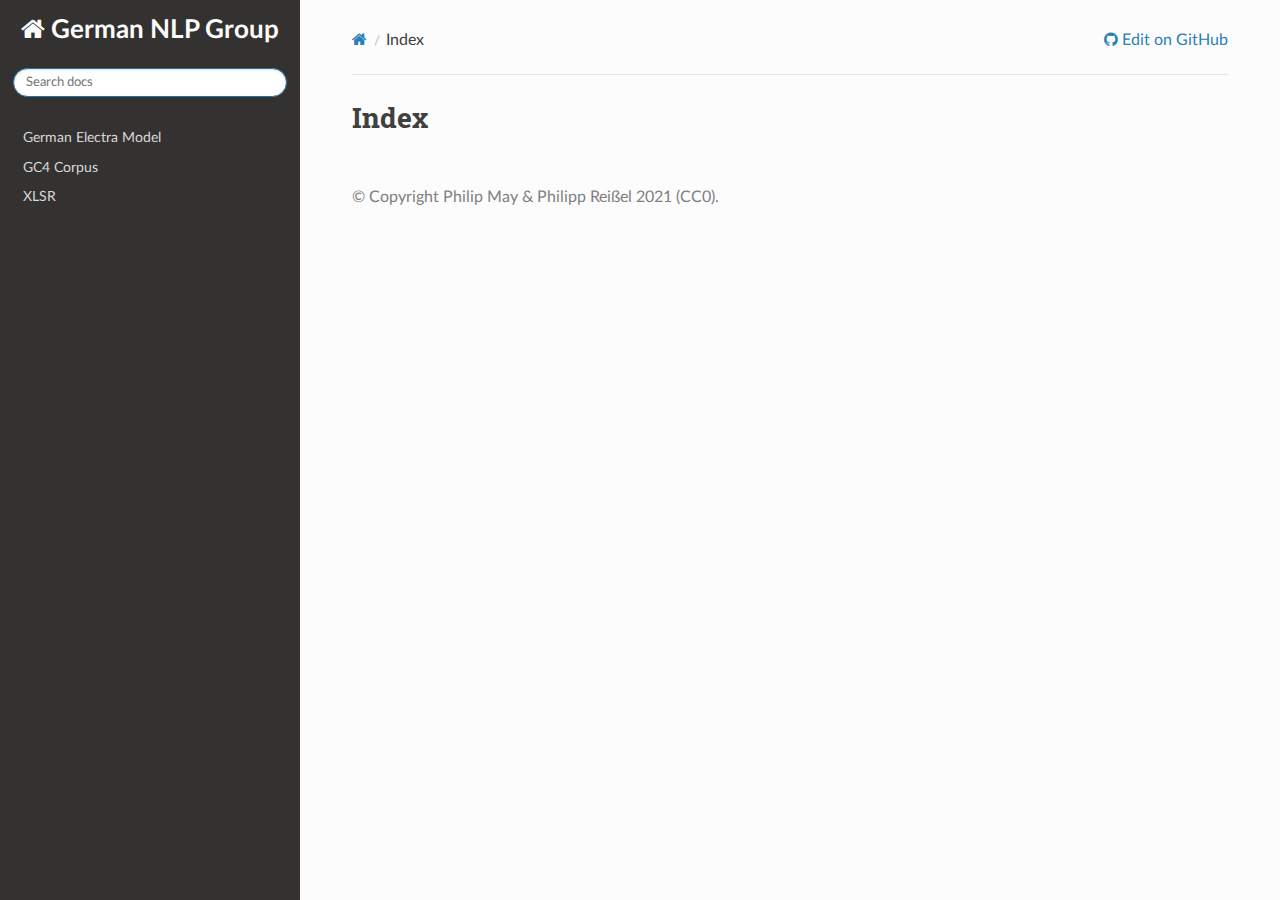
<file: genindex.html>
<!DOCTYPE html>
<html class="writer-html5" lang="en">
<head>
  <meta charset="utf-8" />
  <meta name="viewport" content="width=device-width, initial-scale=1.0" />
  <title>Index &mdash; German NLP Group  documentation</title>
      <link rel="stylesheet" type="text/css" href="_static/pygments.css" />
      <link rel="stylesheet" type="text/css" href="_static/css/theme.css" />
      <link rel="stylesheet" type="text/css" href="_static/mystnb.4510f1fc1dee50b3e5859aac5469c37c29e427902b24a333a5f9fcb2f0b3ac41.css" />
      <link rel="stylesheet" type="text/css" href="_static/css/custom.css" />

  
  <!--[if lt IE 9]>
    <script src="_static/js/html5shiv.min.js"></script>
  <![endif]-->
  
        <script data-url_root="./" id="documentation_options" src="_static/documentation_options.js"></script>
        <script src="_static/jquery.js"></script>
        <script src="_static/underscore.js"></script>
        <script src="_static/_sphinx_javascript_frameworks_compat.js"></script>
        <script src="_static/doctools.js"></script>
        <script src="_static/sphinx_highlight.js"></script>
    <script src="_static/js/theme.js"></script>
    <link rel="index" title="Index" href="#" />
    <link rel="search" title="Search" href="search.html" /> 
</head>

<body class="wy-body-for-nav"> 
  <div class="wy-grid-for-nav">
    <nav data-toggle="wy-nav-shift" class="wy-nav-side">
      <div class="wy-side-scroll">
        <div class="wy-side-nav-search" >

          
          
          <a href="index.html" class="icon icon-home">
            German NLP Group
          </a>
<div role="search">
  <form id="rtd-search-form" class="wy-form" action="search.html" method="get">
    <input type="text" name="q" placeholder="Search docs" aria-label="Search docs" />
    <input type="hidden" name="check_keywords" value="yes" />
    <input type="hidden" name="area" value="default" />
  </form>
</div>
        </div><div class="wy-menu wy-menu-vertical" data-spy="affix" role="navigation" aria-label="Navigation menu">
              <ul>
<li class="toctree-l1"><a class="reference internal" href="projects/electra-base-german-uncased.html">German Electra Model</a></li>
<li class="toctree-l1"><a class="reference internal" href="projects/gc4-corpus.html">GC4 Corpus</a></li>
<li class="toctree-l1"><a class="reference internal" href="projects/xlsr.html">XLSR</a></li>
</ul>

        </div>
      </div>
    </nav>

    <section data-toggle="wy-nav-shift" class="wy-nav-content-wrap"><nav class="wy-nav-top" aria-label="Mobile navigation menu" >
          <i data-toggle="wy-nav-top" class="fa fa-bars"></i>
          <a href="index.html">German NLP Group</a>
      </nav>

      <div class="wy-nav-content">
        <div class="rst-content">
          <div role="navigation" aria-label="Page navigation">
  <ul class="wy-breadcrumbs">
      <li><a href="index.html" class="icon icon-home" aria-label="Home"></a></li>
      <li class="breadcrumb-item active">Index</li>
      <li class="wy-breadcrumbs-aside">
              <a href="https://github.com/German-NLP-Group/German-NLP-Group.github.io/blob/main/source/genindex" class="fa fa-github"> Edit on GitHub</a>
      </li>
  </ul>
  <hr/>
</div>
          <div role="main" class="document" itemscope="itemscope" itemtype="http://schema.org/Article">
           <div itemprop="articleBody">
             

<h1 id="index">Index</h1>

<div class="genindex-jumpbox">
 
</div>


           </div>
          </div>
          <footer>

  <hr/>

  <div role="contentinfo">
    <p>&#169; Copyright Philip May &amp; Philipp Reißel 2021 (CC0).</p>
  </div>

   

</footer>
        </div>
      </div>
    </section>
  </div>
  <script>
      jQuery(function () {
          SphinxRtdTheme.Navigation.enable(true);
      });
  </script> 

</body>
</html>
</file>
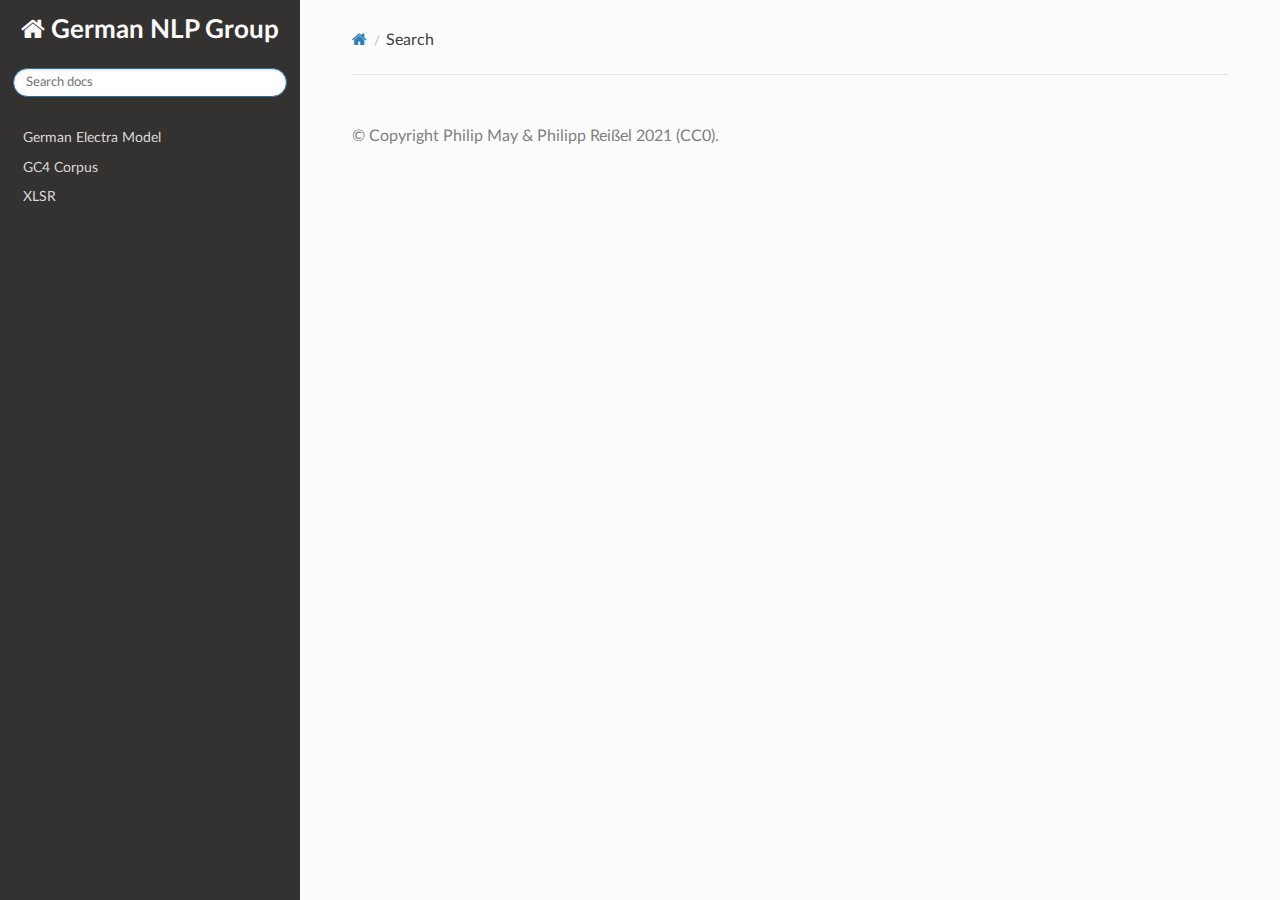
<file: search.html>
<!DOCTYPE html>
<html class="writer-html5" lang="en">
<head>
  <meta charset="utf-8" />
  <meta name="viewport" content="width=device-width, initial-scale=1.0" />
  <title>Search &mdash; German NLP Group  documentation</title>
      <link rel="stylesheet" type="text/css" href="_static/pygments.css" />
      <link rel="stylesheet" type="text/css" href="_static/css/theme.css" />
      <link rel="stylesheet" type="text/css" href="_static/mystnb.4510f1fc1dee50b3e5859aac5469c37c29e427902b24a333a5f9fcb2f0b3ac41.css" />
      <link rel="stylesheet" type="text/css" href="_static/css/custom.css" />

  
    
  <!--[if lt IE 9]>
    <script src="_static/js/html5shiv.min.js"></script>
  <![endif]-->
  
        <script data-url_root="./" id="documentation_options" src="_static/documentation_options.js"></script>
        <script src="_static/jquery.js"></script>
        <script src="_static/underscore.js"></script>
        <script src="_static/_sphinx_javascript_frameworks_compat.js"></script>
        <script src="_static/doctools.js"></script>
        <script src="_static/sphinx_highlight.js"></script>
    <script src="_static/js/theme.js"></script>
    <script src="_static/searchtools.js"></script>
    <script src="_static/language_data.js"></script>
    <link rel="index" title="Index" href="genindex.html" />
    <link rel="search" title="Search" href="#" /> 
</head>

<body class="wy-body-for-nav"> 
  <div class="wy-grid-for-nav">
    <nav data-toggle="wy-nav-shift" class="wy-nav-side">
      <div class="wy-side-scroll">
        <div class="wy-side-nav-search" >

          
          
          <a href="index.html" class="icon icon-home">
            German NLP Group
          </a>
<div role="search">
  <form id="rtd-search-form" class="wy-form" action="#" method="get">
    <input type="text" name="q" placeholder="Search docs" aria-label="Search docs" />
    <input type="hidden" name="check_keywords" value="yes" />
    <input type="hidden" name="area" value="default" />
  </form>
</div>
        </div><div class="wy-menu wy-menu-vertical" data-spy="affix" role="navigation" aria-label="Navigation menu">
              <ul>
<li class="toctree-l1"><a class="reference internal" href="projects/electra-base-german-uncased.html">German Electra Model</a></li>
<li class="toctree-l1"><a class="reference internal" href="projects/gc4-corpus.html">GC4 Corpus</a></li>
<li class="toctree-l1"><a class="reference internal" href="projects/xlsr.html">XLSR</a></li>
</ul>

        </div>
      </div>
    </nav>

    <section data-toggle="wy-nav-shift" class="wy-nav-content-wrap"><nav class="wy-nav-top" aria-label="Mobile navigation menu" >
          <i data-toggle="wy-nav-top" class="fa fa-bars"></i>
          <a href="index.html">German NLP Group</a>
      </nav>

      <div class="wy-nav-content">
        <div class="rst-content">
          <div role="navigation" aria-label="Page navigation">
  <ul class="wy-breadcrumbs">
      <li><a href="index.html" class="icon icon-home" aria-label="Home"></a></li>
      <li class="breadcrumb-item active">Search</li>
      <li class="wy-breadcrumbs-aside">
      </li>
  </ul>
  <hr/>
</div>
          <div role="main" class="document" itemscope="itemscope" itemtype="http://schema.org/Article">
           <div itemprop="articleBody">
             
  <noscript>
  <div id="fallback" class="admonition warning">
    <p class="last">
      Please activate JavaScript to enable the search functionality.
    </p>
  </div>
  </noscript>

  
  <div id="search-results">
  
  </div>

           </div>
          </div>
          <footer>

  <hr/>

  <div role="contentinfo">
    <p>&#169; Copyright Philip May &amp; Philipp Reißel 2021 (CC0).</p>
  </div>

   

</footer>
        </div>
      </div>
    </section>
  </div>
  <script>
      jQuery(function () {
          SphinxRtdTheme.Navigation.enable(true);
      });
  </script>
  <script>
    jQuery(function() { Search.loadIndex("searchindex.js"); });
  </script>
  
  <script id="searchindexloader"></script>
   


</body>
</html>
</file>
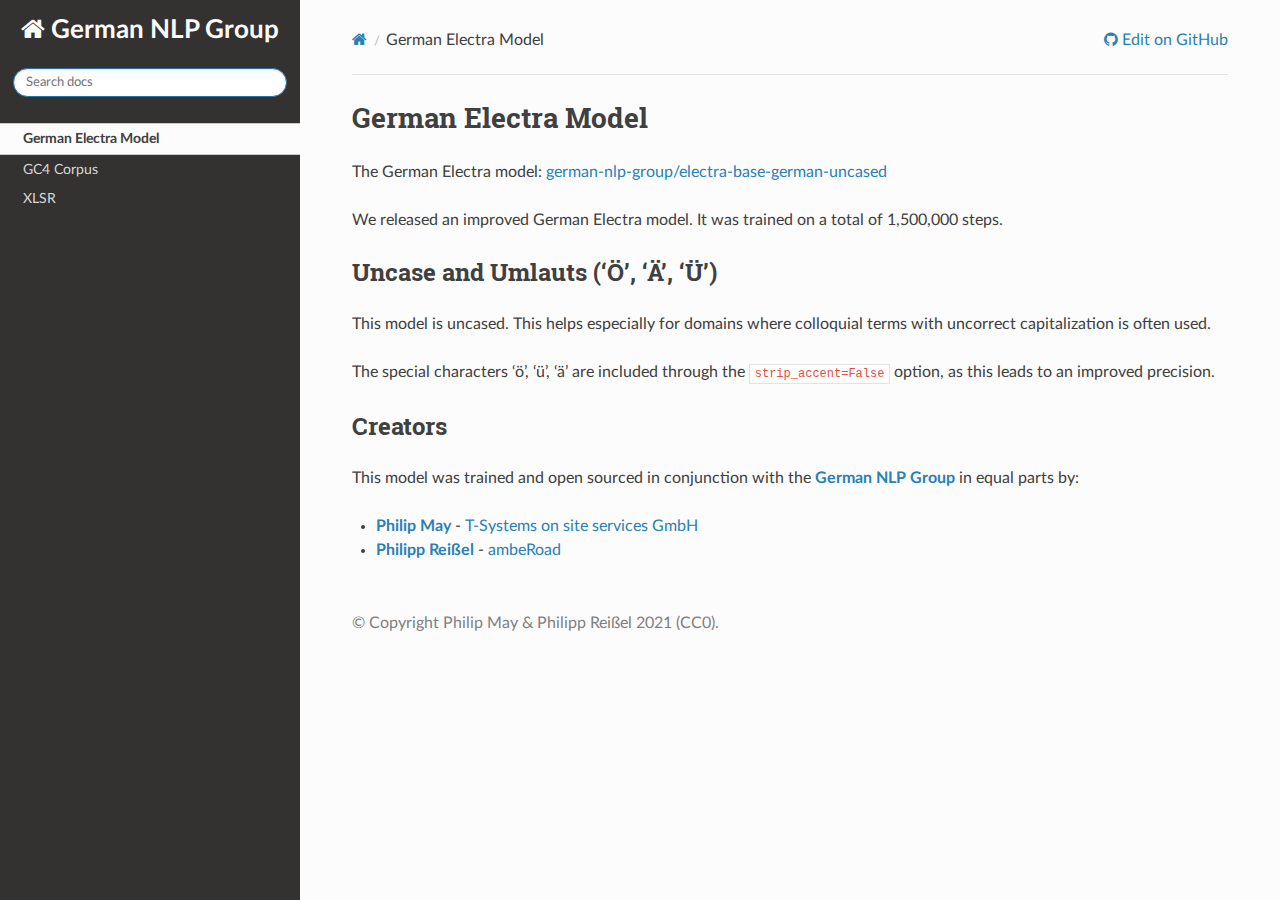
<file: projects/electra-base-german-uncased.html>
<!DOCTYPE html>
<html class="writer-html5" lang="en">
<head>
  <meta charset="utf-8" /><meta name="generator" content="Docutils 0.19: https://docutils.sourceforge.io/" />

  <meta name="viewport" content="width=device-width, initial-scale=1.0" />
  <title>German Electra Model &mdash; German NLP Group  documentation</title>
      <link rel="stylesheet" type="text/css" href="../_static/pygments.css" />
      <link rel="stylesheet" type="text/css" href="../_static/css/theme.css" />
      <link rel="stylesheet" type="text/css" href="../_static/mystnb.4510f1fc1dee50b3e5859aac5469c37c29e427902b24a333a5f9fcb2f0b3ac41.css" />
      <link rel="stylesheet" type="text/css" href="../_static/css/custom.css" />

  
  <!--[if lt IE 9]>
    <script src="../_static/js/html5shiv.min.js"></script>
  <![endif]-->
  
        <script data-url_root="../" id="documentation_options" src="../_static/documentation_options.js"></script>
        <script src="../_static/jquery.js"></script>
        <script src="../_static/underscore.js"></script>
        <script src="../_static/_sphinx_javascript_frameworks_compat.js"></script>
        <script src="../_static/doctools.js"></script>
        <script src="../_static/sphinx_highlight.js"></script>
    <script src="../_static/js/theme.js"></script>
    <link rel="index" title="Index" href="../genindex.html" />
    <link rel="search" title="Search" href="../search.html" />
    <link rel="next" title="GC4 Corpus" href="gc4-corpus.html" />
    <link rel="prev" title="German NLP Group" href="../index.html" /> 
</head>

<body class="wy-body-for-nav"> 
  <div class="wy-grid-for-nav">
    <nav data-toggle="wy-nav-shift" class="wy-nav-side">
      <div class="wy-side-scroll">
        <div class="wy-side-nav-search" >

          
          
          <a href="../index.html" class="icon icon-home">
            German NLP Group
          </a>
<div role="search">
  <form id="rtd-search-form" class="wy-form" action="../search.html" method="get">
    <input type="text" name="q" placeholder="Search docs" aria-label="Search docs" />
    <input type="hidden" name="check_keywords" value="yes" />
    <input type="hidden" name="area" value="default" />
  </form>
</div>
        </div><div class="wy-menu wy-menu-vertical" data-spy="affix" role="navigation" aria-label="Navigation menu">
              <ul class="current">
<li class="toctree-l1 current"><a class="current reference internal" href="#">German Electra Model</a></li>
<li class="toctree-l1"><a class="reference internal" href="gc4-corpus.html">GC4 Corpus</a></li>
<li class="toctree-l1"><a class="reference internal" href="xlsr.html">XLSR</a></li>
</ul>

        </div>
      </div>
    </nav>

    <section data-toggle="wy-nav-shift" class="wy-nav-content-wrap"><nav class="wy-nav-top" aria-label="Mobile navigation menu" >
          <i data-toggle="wy-nav-top" class="fa fa-bars"></i>
          <a href="../index.html">German NLP Group</a>
      </nav>

      <div class="wy-nav-content">
        <div class="rst-content">
          <div role="navigation" aria-label="Page navigation">
  <ul class="wy-breadcrumbs">
      <li><a href="../index.html" class="icon icon-home" aria-label="Home"></a></li>
      <li class="breadcrumb-item active">German Electra Model</li>
      <li class="wy-breadcrumbs-aside">
              <a href="https://github.com/German-NLP-Group/German-NLP-Group.github.io/blob/main/source/projects/electra-base-german-uncased.md" class="fa fa-github"> Edit on GitHub</a>
      </li>
  </ul>
  <hr/>
</div>
          <div role="main" class="document" itemscope="itemscope" itemtype="http://schema.org/Article">
           <div itemprop="articleBody">
             
  <section id="german-electra-model">
<h1>German Electra Model<a class="headerlink" href="#german-electra-model" title="Permalink to this heading"></a></h1>
<p>The German Electra model: <a class="reference external" href="https://huggingface.co/german-nlp-group/electra-base-german-uncased">german-nlp-group/electra-base-german-uncased</a></p>
<p>We released an improved German Electra model. It was trained on a total of 1,500,000 steps.</p>
<section id="uncase-and-umlauts-o-a-u">
<h2>Uncase and Umlauts (‘Ö’, ‘Ä’, ‘Ü’)<a class="headerlink" href="#uncase-and-umlauts-o-a-u" title="Permalink to this heading"></a></h2>
<p>This model is uncased. This helps especially for domains where colloquial terms with uncorrect capitalization is often used.</p>
<p>The special characters ‘ö’, ‘ü’, ‘ä’ are included through the <code class="docutils literal notranslate"><span class="pre">strip_accent=False</span></code> option, as this leads to an improved precision.</p>
</section>
<section id="creators">
<h2>Creators<a class="headerlink" href="#creators" title="Permalink to this heading"></a></h2>
<p>This model was trained and open sourced in conjunction with the <a class="reference external" href="https://german-nlp-group.github.io/"><strong>German NLP Group</strong></a> in equal parts by:</p>
<ul class="simple">
<li><p><a class="reference external" href="https://May.la"><strong>Philip May</strong></a> - <a class="reference external" href="https://www.t-systems-onsite.de/">T-Systems on site services GmbH</a></p></li>
<li><p><a class="reference external" href="https://www.reissel.eu"><strong>Philipp Reißel</strong></a> - <a class="reference external" href="https://amberoad.de/">ambeRoad</a></p></li>
</ul>
</section>
</section>


           </div>
          </div>
          <footer>

  <hr/>

  <div role="contentinfo">
    <p>&#169; Copyright Philip May &amp; Philipp Reißel 2021 (CC0).</p>
  </div>

   

</footer>
        </div>
      </div>
    </section>
  </div>
  <script>
      jQuery(function () {
          SphinxRtdTheme.Navigation.enable(true);
      });
  </script> 

</body>
</html>
</file>
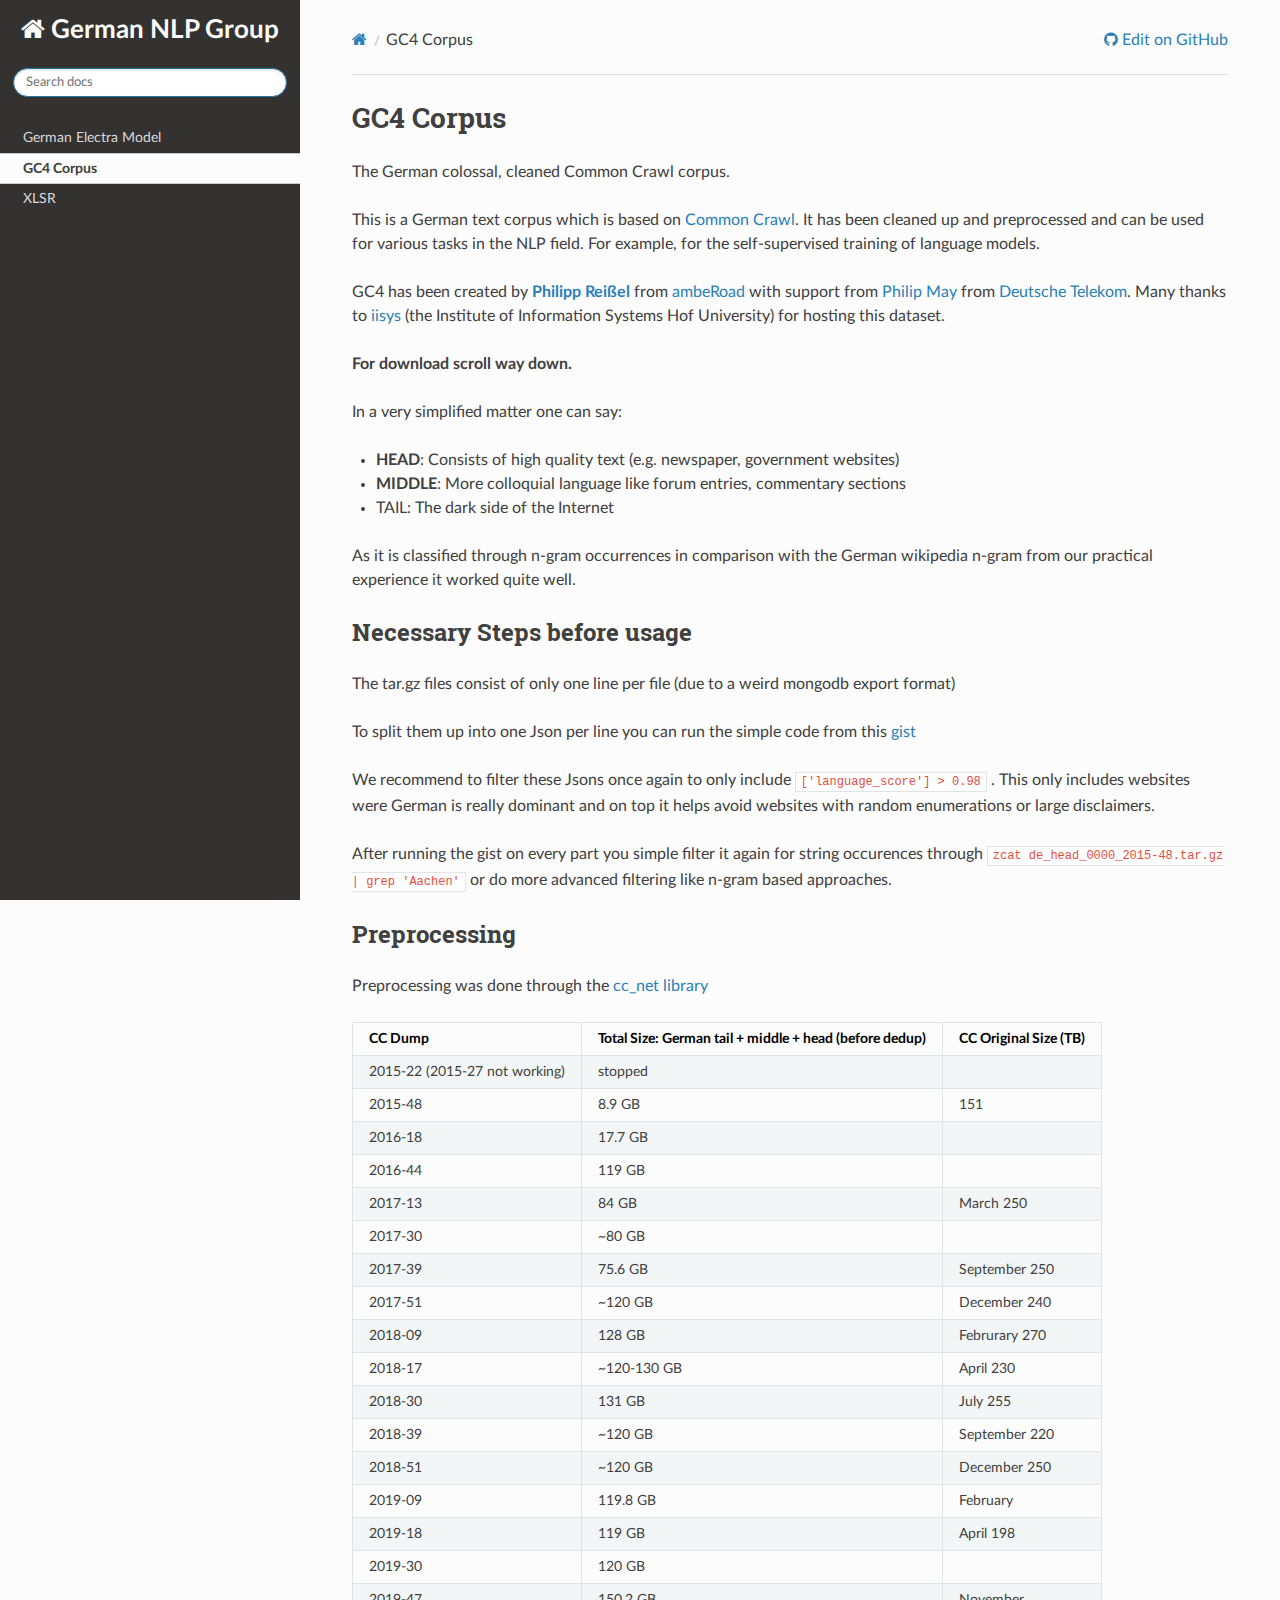
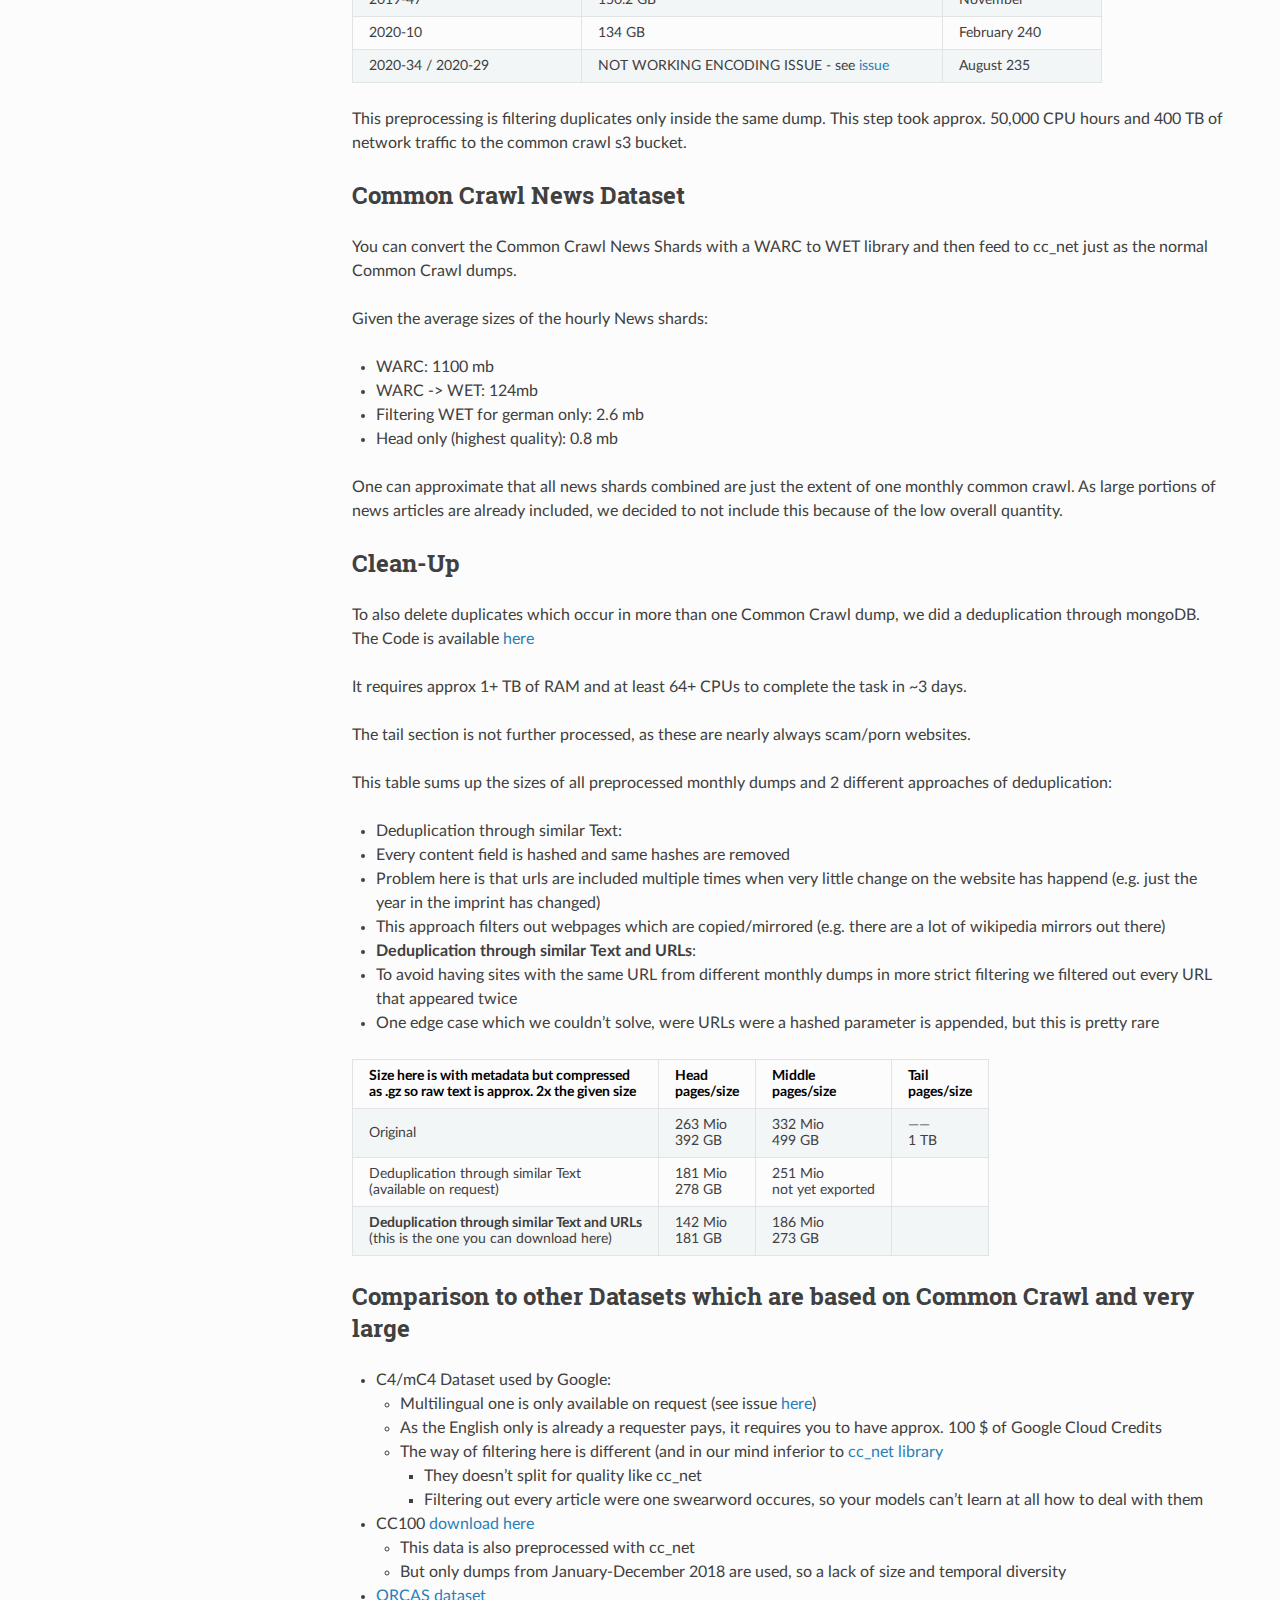
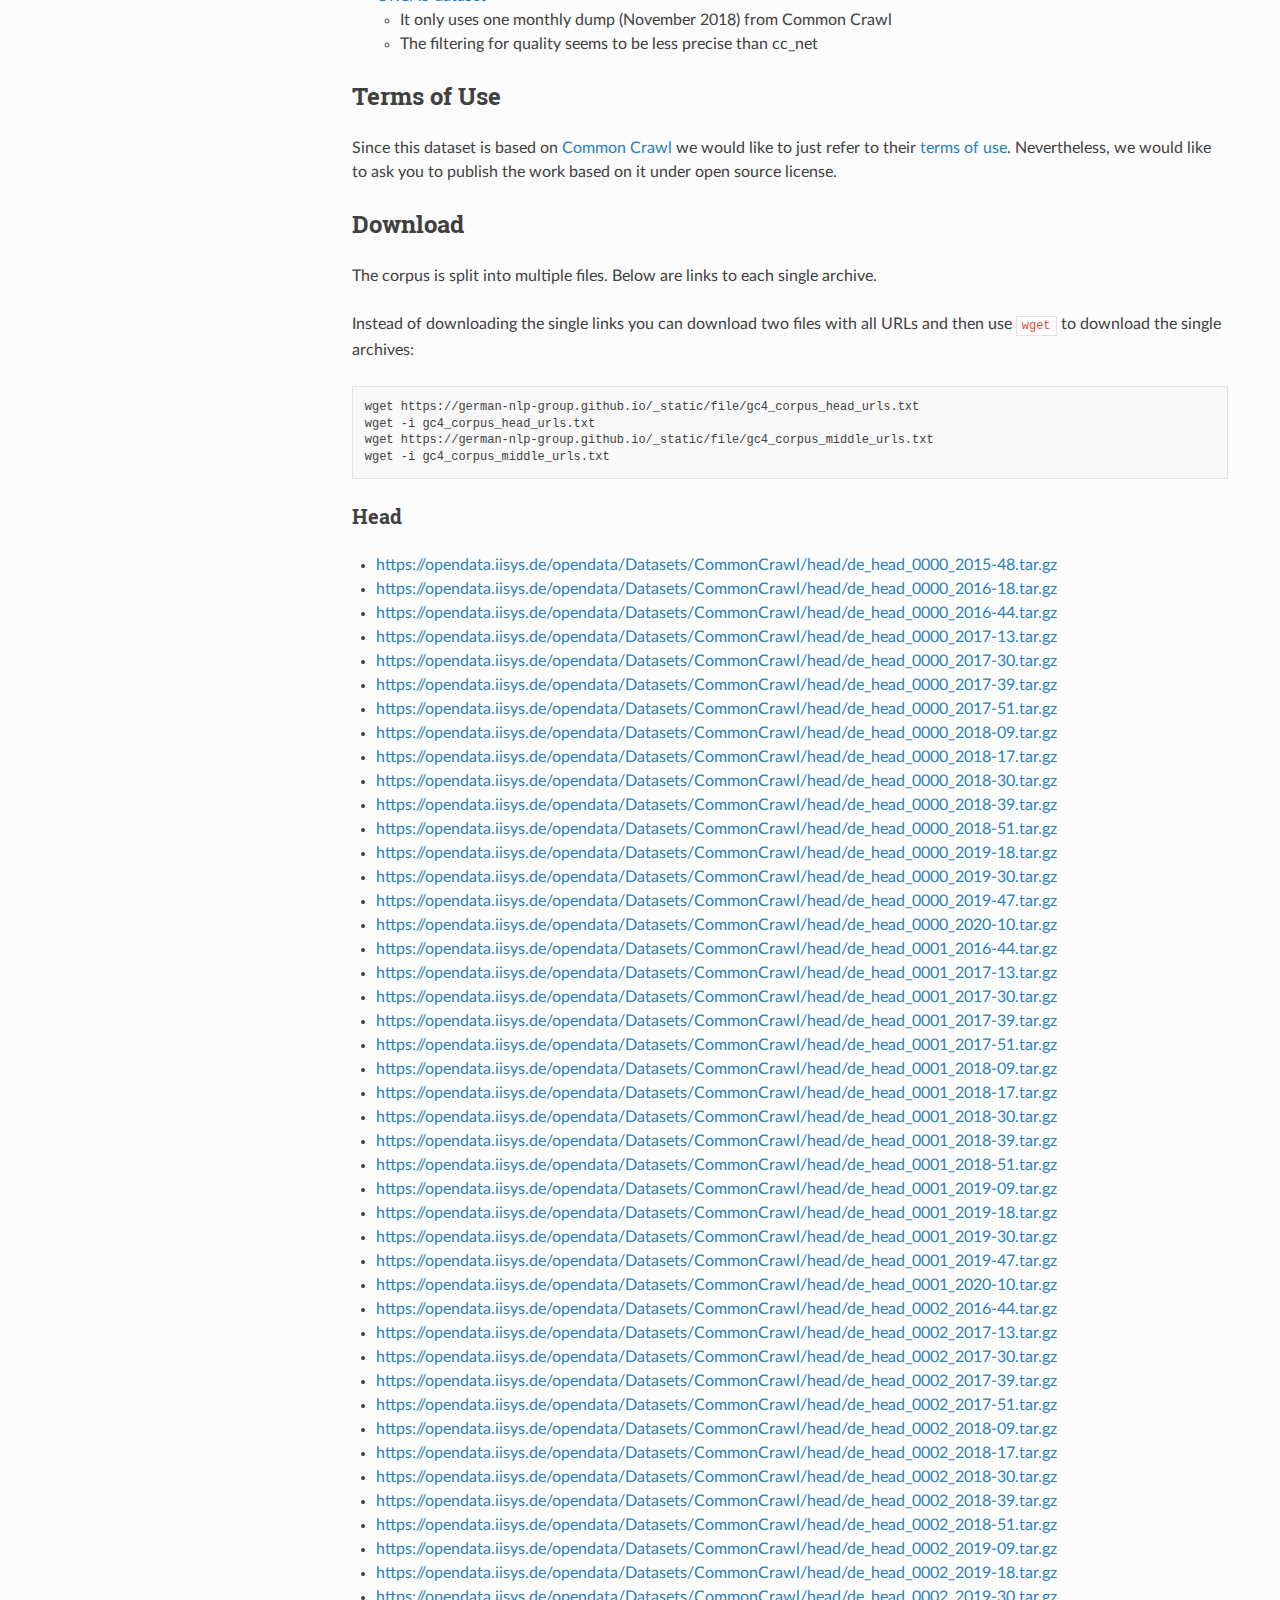
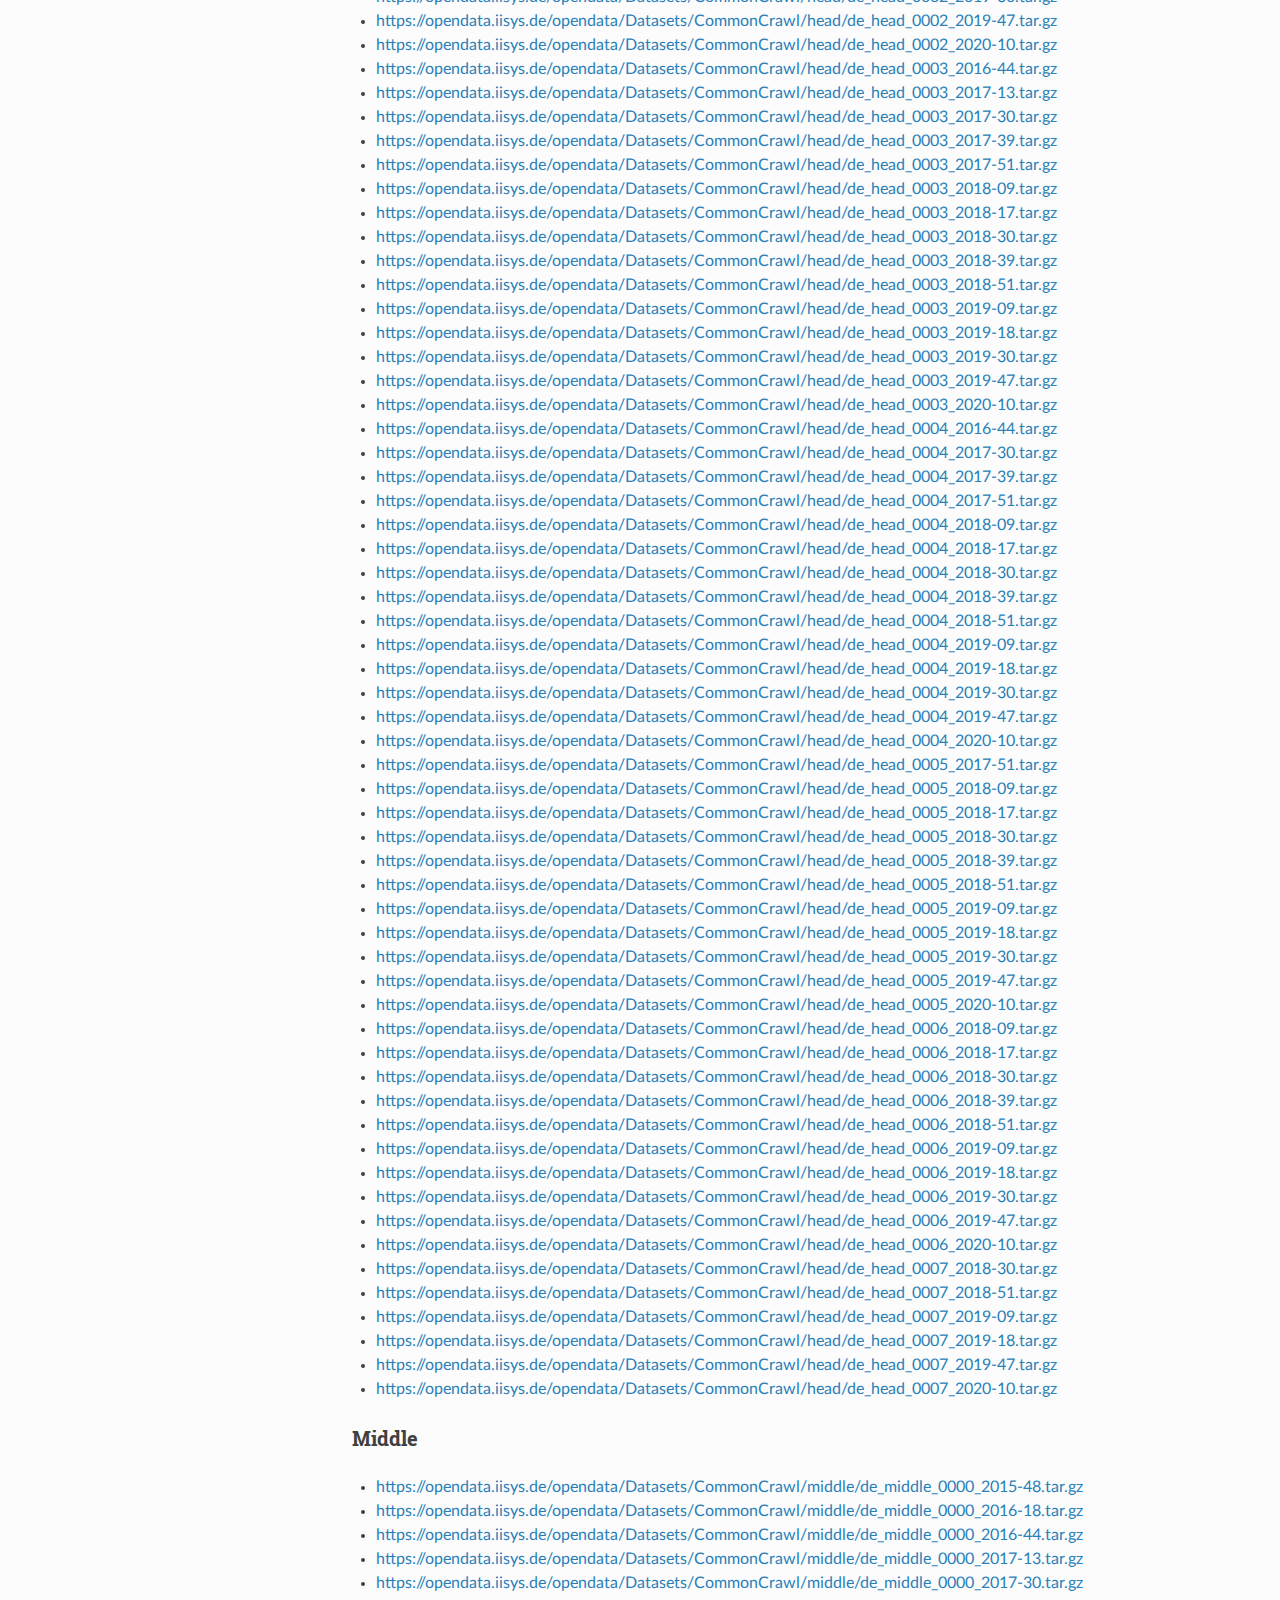
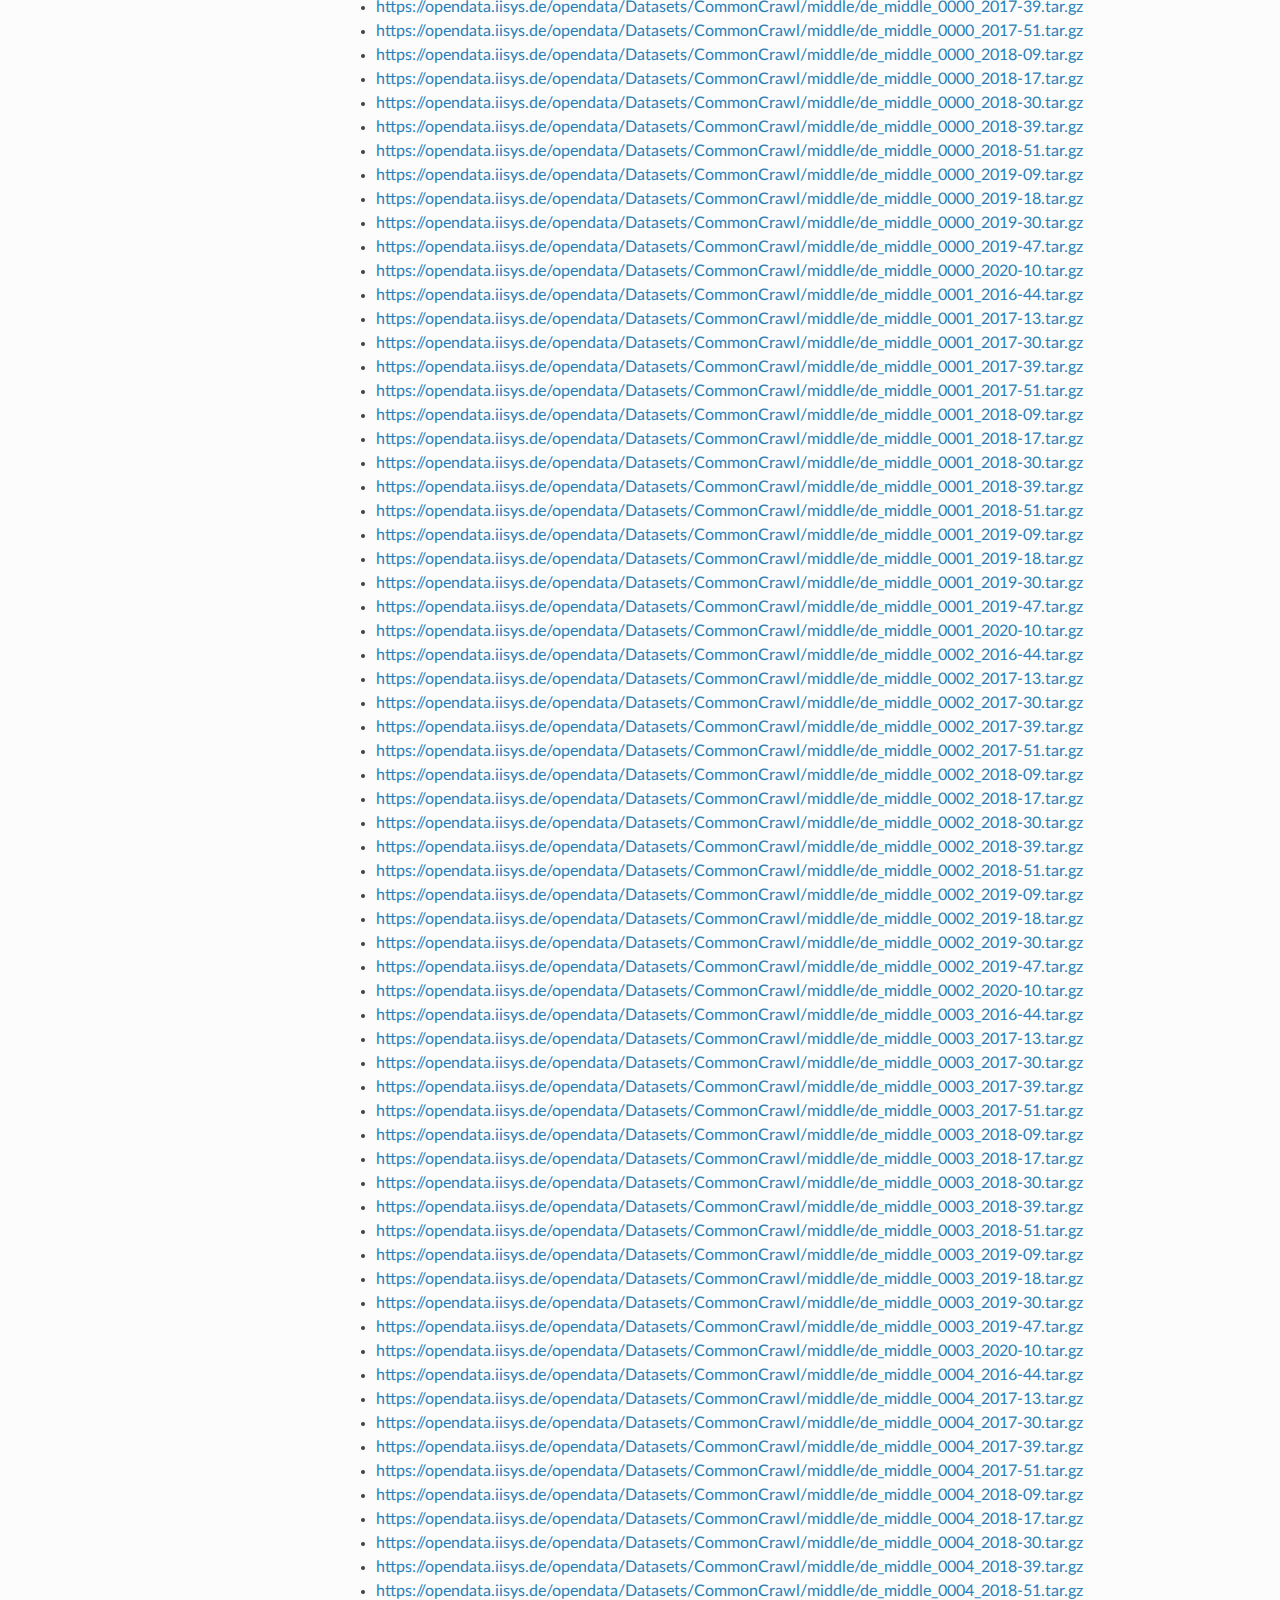
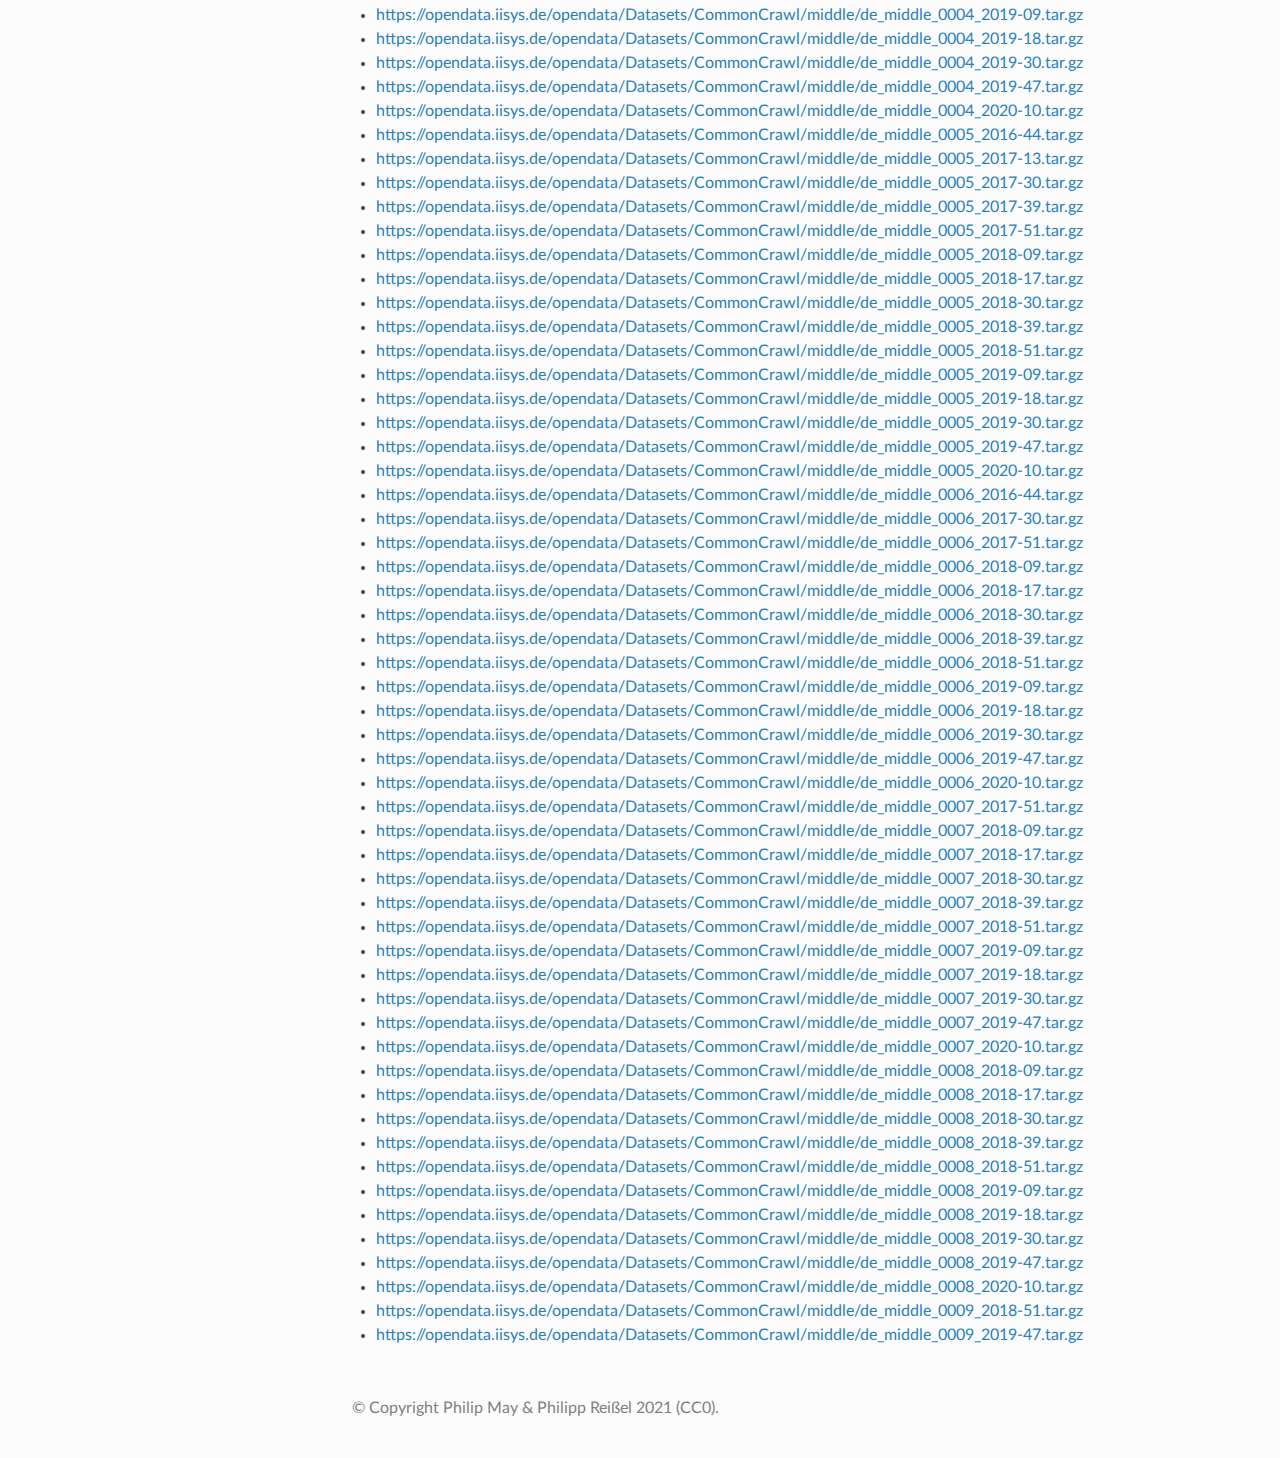
<file: projects/gc4-corpus.html>
<!DOCTYPE html>
<html class="writer-html5" lang="en">
<head>
  <meta charset="utf-8" /><meta name="generator" content="Docutils 0.19: https://docutils.sourceforge.io/" />

  <meta name="viewport" content="width=device-width, initial-scale=1.0" />
  <title>GC4 Corpus &mdash; German NLP Group  documentation</title>
      <link rel="stylesheet" type="text/css" href="../_static/pygments.css" />
      <link rel="stylesheet" type="text/css" href="../_static/css/theme.css" />
      <link rel="stylesheet" type="text/css" href="../_static/mystnb.4510f1fc1dee50b3e5859aac5469c37c29e427902b24a333a5f9fcb2f0b3ac41.css" />
      <link rel="stylesheet" type="text/css" href="../_static/css/custom.css" />

  
  <!--[if lt IE 9]>
    <script src="../_static/js/html5shiv.min.js"></script>
  <![endif]-->
  
        <script data-url_root="../" id="documentation_options" src="../_static/documentation_options.js"></script>
        <script src="../_static/jquery.js"></script>
        <script src="../_static/underscore.js"></script>
        <script src="../_static/_sphinx_javascript_frameworks_compat.js"></script>
        <script src="../_static/doctools.js"></script>
        <script src="../_static/sphinx_highlight.js"></script>
    <script src="../_static/js/theme.js"></script>
    <link rel="index" title="Index" href="../genindex.html" />
    <link rel="search" title="Search" href="../search.html" />
    <link rel="next" title="XLSR" href="xlsr.html" />
    <link rel="prev" title="German Electra Model" href="electra-base-german-uncased.html" /> 
</head>

<body class="wy-body-for-nav"> 
  <div class="wy-grid-for-nav">
    <nav data-toggle="wy-nav-shift" class="wy-nav-side">
      <div class="wy-side-scroll">
        <div class="wy-side-nav-search" >

          
          
          <a href="../index.html" class="icon icon-home">
            German NLP Group
          </a>
<div role="search">
  <form id="rtd-search-form" class="wy-form" action="../search.html" method="get">
    <input type="text" name="q" placeholder="Search docs" aria-label="Search docs" />
    <input type="hidden" name="check_keywords" value="yes" />
    <input type="hidden" name="area" value="default" />
  </form>
</div>
        </div><div class="wy-menu wy-menu-vertical" data-spy="affix" role="navigation" aria-label="Navigation menu">
              <ul class="current">
<li class="toctree-l1"><a class="reference internal" href="electra-base-german-uncased.html">German Electra Model</a></li>
<li class="toctree-l1 current"><a class="current reference internal" href="#">GC4 Corpus</a></li>
<li class="toctree-l1"><a class="reference internal" href="xlsr.html">XLSR</a></li>
</ul>

        </div>
      </div>
    </nav>

    <section data-toggle="wy-nav-shift" class="wy-nav-content-wrap"><nav class="wy-nav-top" aria-label="Mobile navigation menu" >
          <i data-toggle="wy-nav-top" class="fa fa-bars"></i>
          <a href="../index.html">German NLP Group</a>
      </nav>

      <div class="wy-nav-content">
        <div class="rst-content">
          <div role="navigation" aria-label="Page navigation">
  <ul class="wy-breadcrumbs">
      <li><a href="../index.html" class="icon icon-home" aria-label="Home"></a></li>
      <li class="breadcrumb-item active">GC4 Corpus</li>
      <li class="wy-breadcrumbs-aside">
              <a href="https://github.com/German-NLP-Group/German-NLP-Group.github.io/blob/main/source/projects/gc4-corpus.md" class="fa fa-github"> Edit on GitHub</a>
      </li>
  </ul>
  <hr/>
</div>
          <div role="main" class="document" itemscope="itemscope" itemtype="http://schema.org/Article">
           <div itemprop="articleBody">
             
  <section id="gc4-corpus">
<h1>GC4 Corpus<a class="headerlink" href="#gc4-corpus" title="Permalink to this heading"></a></h1>
<p>The German colossal, cleaned Common Crawl corpus.</p>
<p>This is a German text corpus which is based on <a class="reference external" href="https://commoncrawl.org/">Common Crawl</a>. It has been cleaned up and preprocessed and can be used for various tasks in the NLP field. For example, for the self-supervised training of language models.</p>
<p>GC4 has been created by <a class="reference external" href="https://www.linkedin.com/in/philipp-reissel/"><strong>Philipp Reißel</strong></a> from <a class="reference external" href="https://amberoad.de/">ambeRoad</a> with support from <a class="reference external" href="https://philipmay.org">Philip May</a> from <a class="reference external" href="https://www.telekom.de/">Deutsche Telekom</a>.
Many thanks to <a class="reference external" href="https://www.iisys.de/">iisys</a> (the Institute of Information Systems Hof University) for hosting this dataset.</p>
<p><strong>For <span class="xref myst">download</span> scroll way down.</strong></p>
<p>In a very simplified matter one can say:</p>
<ul class="simple">
<li><p><strong>HEAD</strong>: Consists of high quality text (e.g. newspaper, government websites)</p></li>
<li><p><strong>MIDDLE</strong>: More colloquial language like forum entries, commentary sections</p></li>
<li><p>TAIL: The dark side of the Internet</p></li>
</ul>
<p>As it is classified through n-gram occurrences in comparison with the German wikipedia n-gram from our practical experience it worked quite well.</p>
<section id="necessary-steps-before-usage">
<h2>Necessary Steps before usage<a class="headerlink" href="#necessary-steps-before-usage" title="Permalink to this heading"></a></h2>
<p>The tar.gz files consist of only one line per file (due to a weird mongodb export format)</p>
<p>To split them up into one Json per line you can run the simple code from this <a class="reference external" href="https://gist.github.com/Phil1108/e1821fec6eb746edc8e04ef5f76d23f1">gist</a></p>
<p>We recommend to filter these Jsons once again to only include <code class="docutils literal notranslate"><span class="pre">['language_score']</span> <span class="pre">&gt;</span> <span class="pre">0.98</span></code> . This only includes websites were German is really dominant and on top it helps avoid websites with random enumerations or large disclaimers.</p>
<p>After running the gist on every part you simple filter it again for string occurences through <code class="docutils literal notranslate"><span class="pre">zcat</span> <span class="pre">de_head_0000_2015-48.tar.gz</span> <span class="pre">|</span> <span class="pre">grep</span> <span class="pre">'Aachen'</span></code>  or do more advanced filtering like n-gram based approaches.</p>
</section>
<section id="preprocessing">
<h2>Preprocessing<a class="headerlink" href="#preprocessing" title="Permalink to this heading"></a></h2>
<p>Preprocessing was done through the <a class="reference external" href="https://github.com/facebookresearch/cc_net">cc_net library</a></p>
<table class="docutils align-default">
<thead>
<tr class="row-odd"><th class="head"><p>CC Dump</p></th>
<th class="head"><p>Total Size: German tail + middle + head  (before dedup)</p></th>
<th class="head"><p>CC Original Size (TB)</p></th>
</tr>
</thead>
<tbody>
<tr class="row-even"><td><p>2015-22 (2015-27 not working)</p></td>
<td><p>stopped</p></td>
<td><p></p></td>
</tr>
<tr class="row-odd"><td><p>2015-48</p></td>
<td><p>8.9 GB</p></td>
<td><p>151</p></td>
</tr>
<tr class="row-even"><td><p>2016-18</p></td>
<td><p>17.7 GB</p></td>
<td><p></p></td>
</tr>
<tr class="row-odd"><td><p>2016-44</p></td>
<td><p>119 GB</p></td>
<td><p></p></td>
</tr>
<tr class="row-even"><td><p>2017-13</p></td>
<td><p>84 GB</p></td>
<td><p>March 250</p></td>
</tr>
<tr class="row-odd"><td><p>2017-30</p></td>
<td><p>~80 GB</p></td>
<td><p></p></td>
</tr>
<tr class="row-even"><td><p>2017-39</p></td>
<td><p>75.6 GB</p></td>
<td><p>September 250</p></td>
</tr>
<tr class="row-odd"><td><p>2017-51</p></td>
<td><p>~120 GB</p></td>
<td><p>December 240</p></td>
</tr>
<tr class="row-even"><td><p>2018-09</p></td>
<td><p>128 GB</p></td>
<td><p>Februrary 270</p></td>
</tr>
<tr class="row-odd"><td><p>2018-17</p></td>
<td><p>~120-130 GB</p></td>
<td><p>April 230</p></td>
</tr>
<tr class="row-even"><td><p>2018-30</p></td>
<td><p>131 GB</p></td>
<td><p>July 255</p></td>
</tr>
<tr class="row-odd"><td><p>2018-39</p></td>
<td><p>~120 GB</p></td>
<td><p>September 220</p></td>
</tr>
<tr class="row-even"><td><p>2018-51</p></td>
<td><p>~120 GB</p></td>
<td><p>December 250</p></td>
</tr>
<tr class="row-odd"><td><p>2019-09</p></td>
<td><p>119.8 GB</p></td>
<td><p>February</p></td>
</tr>
<tr class="row-even"><td><p>2019-18</p></td>
<td><p>119 GB</p></td>
<td><p>April 198</p></td>
</tr>
<tr class="row-odd"><td><p>2019-30</p></td>
<td><p>120 GB</p></td>
<td><p></p></td>
</tr>
<tr class="row-even"><td><p>2019-47</p></td>
<td><p>150.2 GB</p></td>
<td><p>November</p></td>
</tr>
<tr class="row-odd"><td><p>2020-10</p></td>
<td><p>134 GB</p></td>
<td><p>February 240</p></td>
</tr>
<tr class="row-even"><td><p>2020-34 / 2020-29</p></td>
<td><p>NOT WORKING ENCODING ISSUE - see <a class="reference external" href="https://github.com/facebookresearch/cc_net/issues/16">issue</a></p></td>
<td><p>August 235</p></td>
</tr>
</tbody>
</table>
<p>This preprocessing is filtering duplicates only inside the same dump. This step took approx. 50,000 CPU hours and 400 TB of network traffic to the common crawl s3 bucket.</p>
</section>
<section id="common-crawl-news-dataset">
<h2>Common Crawl News Dataset<a class="headerlink" href="#common-crawl-news-dataset" title="Permalink to this heading"></a></h2>
<p>You can convert the Common Crawl News Shards with a WARC to WET library and then feed to cc_net just as the normal Common Crawl dumps.</p>
<p>Given the average sizes of the hourly News shards:</p>
<ul class="simple">
<li><p>WARC: 1100 mb</p></li>
<li><p>WARC -&gt; WET: 124mb</p></li>
<li><p>Filtering WET for german only: 2.6 mb</p></li>
<li><p>Head only (highest quality): 0.8 mb</p></li>
</ul>
<p>One can approximate that all news shards combined are just the extent of one monthly common crawl. As large portions of news articles are already included, we decided to not include this because of the low overall quantity.</p>
</section>
<section id="clean-up">
<h2>Clean-Up<a class="headerlink" href="#clean-up" title="Permalink to this heading"></a></h2>
<p>To also delete duplicates which occur in more than one Common Crawl dump, we did a deduplication through mongoDB. The Code is available <a class="reference external" href="https://github.com/German-NLP-Group/german-transformer-training/tree/master/Hashing">here</a></p>
<p>It requires approx 1+ TB of RAM and at least 64+ CPUs to complete the task in ~3 days.</p>
<p>The tail section is not further processed, as these are nearly always scam/porn websites.</p>
<p>This table sums up the sizes of all preprocessed monthly dumps and 2 different approaches of deduplication:</p>
<ul class="simple">
<li><p>Deduplication through similar Text:</p></li>
<li><p>Every content field is hashed and same hashes are removed</p></li>
<li><p>Problem here is that urls are included multiple times when very little change on the website has happend (e.g. just the year in the imprint has changed)</p></li>
<li><p>This approach filters out webpages which are copied/mirrored (e.g. there are a lot of wikipedia mirrors out there)</p></li>
<li><p><strong>Deduplication through similar Text and URLs</strong>:</p></li>
<li><p>To avoid having sites with the same URL from different monthly dumps in more strict filtering we filtered out every URL that appeared twice</p></li>
<li><p>One edge case which we couldn’t solve, were URLs were a hashed parameter is appended, but this is pretty rare</p></li>
</ul>
<table class="docutils align-default">
<thead>
<tr class="row-odd"><th class="head"><p>Size here is with metadata but compressed<br/>as .gz so raw text is approx. 2x the given size</p></th>
<th class="head"><p>Head<br/>pages/size</p></th>
<th class="head"><p>Middle<br/>pages/size</p></th>
<th class="head"><p>Tail<br/>pages/size</p></th>
</tr>
</thead>
<tbody>
<tr class="row-even"><td><p>Original</p></td>
<td><p>263 Mio<br/>392 GB</p></td>
<td><p>332 Mio<br/>499 GB</p></td>
<td><p>——<br/>1 TB</p></td>
</tr>
<tr class="row-odd"><td><p>Deduplication through similar Text<br/>(available on request)</p></td>
<td><p>181 Mio<br/>278 GB</p></td>
<td><p>251 Mio<br/>not yet exported</p></td>
<td><p></p></td>
</tr>
<tr class="row-even"><td><p><strong>Deduplication through similar Text and URLs</strong><br/>(this is the one you can download here)</p></td>
<td><p>142 Mio<br/>181 GB</p></td>
<td><p>186 Mio<br/>273 GB</p></td>
<td><p></p></td>
</tr>
</tbody>
</table>
</section>
<section id="comparison-to-other-datasets-which-are-based-on-common-crawl-and-very-large">
<h2>Comparison to other Datasets which are based on Common Crawl and very large<a class="headerlink" href="#comparison-to-other-datasets-which-are-based-on-common-crawl-and-very-large" title="Permalink to this heading"></a></h2>
<ul class="simple">
<li><p>C4/mC4 Dataset used by Google:</p>
<ul>
<li><p>Multilingual one is only available on request (see issue <a class="reference external" href="https://github.com/allenai/allennlp/discussions/5056">here</a>)</p></li>
<li><p>As the English only is already a requester pays, it requires you to have approx. 100 $ of Google Cloud Credits</p></li>
<li><p>The way of filtering here is different (and in our mind inferior to <a class="reference external" href="https://github.com/facebookresearch/cc_net">cc_net library</a></p>
<ul>
<li><p>They doesn’t split for quality like cc_net</p></li>
<li><p>Filtering out every article were one swearword occures, so your models can’t learn at all how to deal with them</p></li>
</ul>
</li>
</ul>
</li>
<li><p>CC100 <a class="reference external" href="http://data.statmt.org/cc-100/">download here</a></p>
<ul>
<li><p>This data is also preprocessed with cc_net</p></li>
<li><p>But only dumps from January-December 2018 are used, so a lack of size and temporal diversity</p></li>
</ul>
</li>
<li><p><a class="reference external" href="https://oscar-corpus.com/">ORCAS dataset </a></p>
<ul>
<li><p>It only uses one monthly dump (November 2018) from Common Crawl</p></li>
<li><p>The filtering for quality seems to be less precise than cc_net</p></li>
</ul>
</li>
</ul>
</section>
<section id="terms-of-use">
<h2>Terms of Use<a class="headerlink" href="#terms-of-use" title="Permalink to this heading"></a></h2>
<p>Since this dataset is based on <a class="reference external" href="https://commoncrawl.org/">Common Crawl</a> we would like to just refer to their <a class="reference external" href="https://commoncrawl.org/terms-of-use/">terms of use</a>. Nevertheless, we would like to ask you to publish the work based on it under open source license.</p>
</section>
<section id="download">
<h2>Download<a class="headerlink" href="#download" title="Permalink to this heading"></a></h2>
<p>The corpus is split into multiple files. Below are links to each single archive.</p>
<p>Instead of downloading the single links you can download two files with all URLs and then use <code class="docutils literal notranslate"><span class="pre">wget</span></code> to download the single archives:</p>
<div class="highlight-bash notranslate"><div class="highlight"><pre><span></span>wget<span class="w"> </span>https://german-nlp-group.github.io/_static/file/gc4_corpus_head_urls.txt
wget<span class="w"> </span>-i<span class="w"> </span>gc4_corpus_head_urls.txt
wget<span class="w"> </span>https://german-nlp-group.github.io/_static/file/gc4_corpus_middle_urls.txt
wget<span class="w"> </span>-i<span class="w"> </span>gc4_corpus_middle_urls.txt
</pre></div>
</div>
<section id="head">
<h3>Head<a class="headerlink" href="#head" title="Permalink to this heading"></a></h3>
<ul class="simple">
<li><p><a class="reference external" href="https://opendata.iisys.de/opendata/Datasets/CommonCrawl/head/de_head_0000_2015-48.tar.gz">https://opendata.iisys.de/opendata/Datasets/CommonCrawl/head/de_head_0000_2015-48.tar.gz</a></p></li>
<li><p><a class="reference external" href="https://opendata.iisys.de/opendata/Datasets/CommonCrawl/head/de_head_0000_2016-18.tar.gz">https://opendata.iisys.de/opendata/Datasets/CommonCrawl/head/de_head_0000_2016-18.tar.gz</a></p></li>
<li><p><a class="reference external" href="https://opendata.iisys.de/opendata/Datasets/CommonCrawl/head/de_head_0000_2016-44.tar.gz">https://opendata.iisys.de/opendata/Datasets/CommonCrawl/head/de_head_0000_2016-44.tar.gz</a></p></li>
<li><p><a class="reference external" href="https://opendata.iisys.de/opendata/Datasets/CommonCrawl/head/de_head_0000_2017-13.tar.gz">https://opendata.iisys.de/opendata/Datasets/CommonCrawl/head/de_head_0000_2017-13.tar.gz</a></p></li>
<li><p><a class="reference external" href="https://opendata.iisys.de/opendata/Datasets/CommonCrawl/head/de_head_0000_2017-30.tar.gz">https://opendata.iisys.de/opendata/Datasets/CommonCrawl/head/de_head_0000_2017-30.tar.gz</a></p></li>
<li><p><a class="reference external" href="https://opendata.iisys.de/opendata/Datasets/CommonCrawl/head/de_head_0000_2017-39.tar.gz">https://opendata.iisys.de/opendata/Datasets/CommonCrawl/head/de_head_0000_2017-39.tar.gz</a></p></li>
<li><p><a class="reference external" href="https://opendata.iisys.de/opendata/Datasets/CommonCrawl/head/de_head_0000_2017-51.tar.gz">https://opendata.iisys.de/opendata/Datasets/CommonCrawl/head/de_head_0000_2017-51.tar.gz</a></p></li>
<li><p><a class="reference external" href="https://opendata.iisys.de/opendata/Datasets/CommonCrawl/head/de_head_0000_2018-09.tar.gz">https://opendata.iisys.de/opendata/Datasets/CommonCrawl/head/de_head_0000_2018-09.tar.gz</a></p></li>
<li><p><a class="reference external" href="https://opendata.iisys.de/opendata/Datasets/CommonCrawl/head/de_head_0000_2018-17.tar.gz">https://opendata.iisys.de/opendata/Datasets/CommonCrawl/head/de_head_0000_2018-17.tar.gz</a></p></li>
<li><p><a class="reference external" href="https://opendata.iisys.de/opendata/Datasets/CommonCrawl/head/de_head_0000_2018-30.tar.gz">https://opendata.iisys.de/opendata/Datasets/CommonCrawl/head/de_head_0000_2018-30.tar.gz</a></p></li>
<li><p><a class="reference external" href="https://opendata.iisys.de/opendata/Datasets/CommonCrawl/head/de_head_0000_2018-39.tar.gz">https://opendata.iisys.de/opendata/Datasets/CommonCrawl/head/de_head_0000_2018-39.tar.gz</a></p></li>
<li><p><a class="reference external" href="https://opendata.iisys.de/opendata/Datasets/CommonCrawl/head/de_head_0000_2018-51.tar.gz">https://opendata.iisys.de/opendata/Datasets/CommonCrawl/head/de_head_0000_2018-51.tar.gz</a></p></li>
<li><p><a class="reference external" href="https://opendata.iisys.de/opendata/Datasets/CommonCrawl/head/de_head_0000_2019-18.tar.gz">https://opendata.iisys.de/opendata/Datasets/CommonCrawl/head/de_head_0000_2019-18.tar.gz</a></p></li>
<li><p><a class="reference external" href="https://opendata.iisys.de/opendata/Datasets/CommonCrawl/head/de_head_0000_2019-30.tar.gz">https://opendata.iisys.de/opendata/Datasets/CommonCrawl/head/de_head_0000_2019-30.tar.gz</a></p></li>
<li><p><a class="reference external" href="https://opendata.iisys.de/opendata/Datasets/CommonCrawl/head/de_head_0000_2019-47.tar.gz">https://opendata.iisys.de/opendata/Datasets/CommonCrawl/head/de_head_0000_2019-47.tar.gz</a></p></li>
<li><p><a class="reference external" href="https://opendata.iisys.de/opendata/Datasets/CommonCrawl/head/de_head_0000_2020-10.tar.gz">https://opendata.iisys.de/opendata/Datasets/CommonCrawl/head/de_head_0000_2020-10.tar.gz</a></p></li>
<li><p><a class="reference external" href="https://opendata.iisys.de/opendata/Datasets/CommonCrawl/head/de_head_0001_2016-44.tar.gz">https://opendata.iisys.de/opendata/Datasets/CommonCrawl/head/de_head_0001_2016-44.tar.gz</a></p></li>
<li><p><a class="reference external" href="https://opendata.iisys.de/opendata/Datasets/CommonCrawl/head/de_head_0001_2017-13.tar.gz">https://opendata.iisys.de/opendata/Datasets/CommonCrawl/head/de_head_0001_2017-13.tar.gz</a></p></li>
<li><p><a class="reference external" href="https://opendata.iisys.de/opendata/Datasets/CommonCrawl/head/de_head_0001_2017-30.tar.gz">https://opendata.iisys.de/opendata/Datasets/CommonCrawl/head/de_head_0001_2017-30.tar.gz</a></p></li>
<li><p><a class="reference external" href="https://opendata.iisys.de/opendata/Datasets/CommonCrawl/head/de_head_0001_2017-39.tar.gz">https://opendata.iisys.de/opendata/Datasets/CommonCrawl/head/de_head_0001_2017-39.tar.gz</a></p></li>
<li><p><a class="reference external" href="https://opendata.iisys.de/opendata/Datasets/CommonCrawl/head/de_head_0001_2017-51.tar.gz">https://opendata.iisys.de/opendata/Datasets/CommonCrawl/head/de_head_0001_2017-51.tar.gz</a></p></li>
<li><p><a class="reference external" href="https://opendata.iisys.de/opendata/Datasets/CommonCrawl/head/de_head_0001_2018-09.tar.gz">https://opendata.iisys.de/opendata/Datasets/CommonCrawl/head/de_head_0001_2018-09.tar.gz</a></p></li>
<li><p><a class="reference external" href="https://opendata.iisys.de/opendata/Datasets/CommonCrawl/head/de_head_0001_2018-17.tar.gz">https://opendata.iisys.de/opendata/Datasets/CommonCrawl/head/de_head_0001_2018-17.tar.gz</a></p></li>
<li><p><a class="reference external" href="https://opendata.iisys.de/opendata/Datasets/CommonCrawl/head/de_head_0001_2018-30.tar.gz">https://opendata.iisys.de/opendata/Datasets/CommonCrawl/head/de_head_0001_2018-30.tar.gz</a></p></li>
<li><p><a class="reference external" href="https://opendata.iisys.de/opendata/Datasets/CommonCrawl/head/de_head_0001_2018-39.tar.gz">https://opendata.iisys.de/opendata/Datasets/CommonCrawl/head/de_head_0001_2018-39.tar.gz</a></p></li>
<li><p><a class="reference external" href="https://opendata.iisys.de/opendata/Datasets/CommonCrawl/head/de_head_0001_2018-51.tar.gz">https://opendata.iisys.de/opendata/Datasets/CommonCrawl/head/de_head_0001_2018-51.tar.gz</a></p></li>
<li><p><a class="reference external" href="https://opendata.iisys.de/opendata/Datasets/CommonCrawl/head/de_head_0001_2019-09.tar.gz">https://opendata.iisys.de/opendata/Datasets/CommonCrawl/head/de_head_0001_2019-09.tar.gz</a></p></li>
<li><p><a class="reference external" href="https://opendata.iisys.de/opendata/Datasets/CommonCrawl/head/de_head_0001_2019-18.tar.gz">https://opendata.iisys.de/opendata/Datasets/CommonCrawl/head/de_head_0001_2019-18.tar.gz</a></p></li>
<li><p><a class="reference external" href="https://opendata.iisys.de/opendata/Datasets/CommonCrawl/head/de_head_0001_2019-30.tar.gz">https://opendata.iisys.de/opendata/Datasets/CommonCrawl/head/de_head_0001_2019-30.tar.gz</a></p></li>
<li><p><a class="reference external" href="https://opendata.iisys.de/opendata/Datasets/CommonCrawl/head/de_head_0001_2019-47.tar.gz">https://opendata.iisys.de/opendata/Datasets/CommonCrawl/head/de_head_0001_2019-47.tar.gz</a></p></li>
<li><p><a class="reference external" href="https://opendata.iisys.de/opendata/Datasets/CommonCrawl/head/de_head_0001_2020-10.tar.gz">https://opendata.iisys.de/opendata/Datasets/CommonCrawl/head/de_head_0001_2020-10.tar.gz</a></p></li>
<li><p><a class="reference external" href="https://opendata.iisys.de/opendata/Datasets/CommonCrawl/head/de_head_0002_2016-44.tar.gz">https://opendata.iisys.de/opendata/Datasets/CommonCrawl/head/de_head_0002_2016-44.tar.gz</a></p></li>
<li><p><a class="reference external" href="https://opendata.iisys.de/opendata/Datasets/CommonCrawl/head/de_head_0002_2017-13.tar.gz">https://opendata.iisys.de/opendata/Datasets/CommonCrawl/head/de_head_0002_2017-13.tar.gz</a></p></li>
<li><p><a class="reference external" href="https://opendata.iisys.de/opendata/Datasets/CommonCrawl/head/de_head_0002_2017-30.tar.gz">https://opendata.iisys.de/opendata/Datasets/CommonCrawl/head/de_head_0002_2017-30.tar.gz</a></p></li>
<li><p><a class="reference external" href="https://opendata.iisys.de/opendata/Datasets/CommonCrawl/head/de_head_0002_2017-39.tar.gz">https://opendata.iisys.de/opendata/Datasets/CommonCrawl/head/de_head_0002_2017-39.tar.gz</a></p></li>
<li><p><a class="reference external" href="https://opendata.iisys.de/opendata/Datasets/CommonCrawl/head/de_head_0002_2017-51.tar.gz">https://opendata.iisys.de/opendata/Datasets/CommonCrawl/head/de_head_0002_2017-51.tar.gz</a></p></li>
<li><p><a class="reference external" href="https://opendata.iisys.de/opendata/Datasets/CommonCrawl/head/de_head_0002_2018-09.tar.gz">https://opendata.iisys.de/opendata/Datasets/CommonCrawl/head/de_head_0002_2018-09.tar.gz</a></p></li>
<li><p><a class="reference external" href="https://opendata.iisys.de/opendata/Datasets/CommonCrawl/head/de_head_0002_2018-17.tar.gz">https://opendata.iisys.de/opendata/Datasets/CommonCrawl/head/de_head_0002_2018-17.tar.gz</a></p></li>
<li><p><a class="reference external" href="https://opendata.iisys.de/opendata/Datasets/CommonCrawl/head/de_head_0002_2018-30.tar.gz">https://opendata.iisys.de/opendata/Datasets/CommonCrawl/head/de_head_0002_2018-30.tar.gz</a></p></li>
<li><p><a class="reference external" href="https://opendata.iisys.de/opendata/Datasets/CommonCrawl/head/de_head_0002_2018-39.tar.gz">https://opendata.iisys.de/opendata/Datasets/CommonCrawl/head/de_head_0002_2018-39.tar.gz</a></p></li>
<li><p><a class="reference external" href="https://opendata.iisys.de/opendata/Datasets/CommonCrawl/head/de_head_0002_2018-51.tar.gz">https://opendata.iisys.de/opendata/Datasets/CommonCrawl/head/de_head_0002_2018-51.tar.gz</a></p></li>
<li><p><a class="reference external" href="https://opendata.iisys.de/opendata/Datasets/CommonCrawl/head/de_head_0002_2019-09.tar.gz">https://opendata.iisys.de/opendata/Datasets/CommonCrawl/head/de_head_0002_2019-09.tar.gz</a></p></li>
<li><p><a class="reference external" href="https://opendata.iisys.de/opendata/Datasets/CommonCrawl/head/de_head_0002_2019-18.tar.gz">https://opendata.iisys.de/opendata/Datasets/CommonCrawl/head/de_head_0002_2019-18.tar.gz</a></p></li>
<li><p><a class="reference external" href="https://opendata.iisys.de/opendata/Datasets/CommonCrawl/head/de_head_0002_2019-30.tar.gz">https://opendata.iisys.de/opendata/Datasets/CommonCrawl/head/de_head_0002_2019-30.tar.gz</a></p></li>
<li><p><a class="reference external" href="https://opendata.iisys.de/opendata/Datasets/CommonCrawl/head/de_head_0002_2019-47.tar.gz">https://opendata.iisys.de/opendata/Datasets/CommonCrawl/head/de_head_0002_2019-47.tar.gz</a></p></li>
<li><p><a class="reference external" href="https://opendata.iisys.de/opendata/Datasets/CommonCrawl/head/de_head_0002_2020-10.tar.gz">https://opendata.iisys.de/opendata/Datasets/CommonCrawl/head/de_head_0002_2020-10.tar.gz</a></p></li>
<li><p><a class="reference external" href="https://opendata.iisys.de/opendata/Datasets/CommonCrawl/head/de_head_0003_2016-44.tar.gz">https://opendata.iisys.de/opendata/Datasets/CommonCrawl/head/de_head_0003_2016-44.tar.gz</a></p></li>
<li><p><a class="reference external" href="https://opendata.iisys.de/opendata/Datasets/CommonCrawl/head/de_head_0003_2017-13.tar.gz">https://opendata.iisys.de/opendata/Datasets/CommonCrawl/head/de_head_0003_2017-13.tar.gz</a></p></li>
<li><p><a class="reference external" href="https://opendata.iisys.de/opendata/Datasets/CommonCrawl/head/de_head_0003_2017-30.tar.gz">https://opendata.iisys.de/opendata/Datasets/CommonCrawl/head/de_head_0003_2017-30.tar.gz</a></p></li>
<li><p><a class="reference external" href="https://opendata.iisys.de/opendata/Datasets/CommonCrawl/head/de_head_0003_2017-39.tar.gz">https://opendata.iisys.de/opendata/Datasets/CommonCrawl/head/de_head_0003_2017-39.tar.gz</a></p></li>
<li><p><a class="reference external" href="https://opendata.iisys.de/opendata/Datasets/CommonCrawl/head/de_head_0003_2017-51.tar.gz">https://opendata.iisys.de/opendata/Datasets/CommonCrawl/head/de_head_0003_2017-51.tar.gz</a></p></li>
<li><p><a class="reference external" href="https://opendata.iisys.de/opendata/Datasets/CommonCrawl/head/de_head_0003_2018-09.tar.gz">https://opendata.iisys.de/opendata/Datasets/CommonCrawl/head/de_head_0003_2018-09.tar.gz</a></p></li>
<li><p><a class="reference external" href="https://opendata.iisys.de/opendata/Datasets/CommonCrawl/head/de_head_0003_2018-17.tar.gz">https://opendata.iisys.de/opendata/Datasets/CommonCrawl/head/de_head_0003_2018-17.tar.gz</a></p></li>
<li><p><a class="reference external" href="https://opendata.iisys.de/opendata/Datasets/CommonCrawl/head/de_head_0003_2018-30.tar.gz">https://opendata.iisys.de/opendata/Datasets/CommonCrawl/head/de_head_0003_2018-30.tar.gz</a></p></li>
<li><p><a class="reference external" href="https://opendata.iisys.de/opendata/Datasets/CommonCrawl/head/de_head_0003_2018-39.tar.gz">https://opendata.iisys.de/opendata/Datasets/CommonCrawl/head/de_head_0003_2018-39.tar.gz</a></p></li>
<li><p><a class="reference external" href="https://opendata.iisys.de/opendata/Datasets/CommonCrawl/head/de_head_0003_2018-51.tar.gz">https://opendata.iisys.de/opendata/Datasets/CommonCrawl/head/de_head_0003_2018-51.tar.gz</a></p></li>
<li><p><a class="reference external" href="https://opendata.iisys.de/opendata/Datasets/CommonCrawl/head/de_head_0003_2019-09.tar.gz">https://opendata.iisys.de/opendata/Datasets/CommonCrawl/head/de_head_0003_2019-09.tar.gz</a></p></li>
<li><p><a class="reference external" href="https://opendata.iisys.de/opendata/Datasets/CommonCrawl/head/de_head_0003_2019-18.tar.gz">https://opendata.iisys.de/opendata/Datasets/CommonCrawl/head/de_head_0003_2019-18.tar.gz</a></p></li>
<li><p><a class="reference external" href="https://opendata.iisys.de/opendata/Datasets/CommonCrawl/head/de_head_0003_2019-30.tar.gz">https://opendata.iisys.de/opendata/Datasets/CommonCrawl/head/de_head_0003_2019-30.tar.gz</a></p></li>
<li><p><a class="reference external" href="https://opendata.iisys.de/opendata/Datasets/CommonCrawl/head/de_head_0003_2019-47.tar.gz">https://opendata.iisys.de/opendata/Datasets/CommonCrawl/head/de_head_0003_2019-47.tar.gz</a></p></li>
<li><p><a class="reference external" href="https://opendata.iisys.de/opendata/Datasets/CommonCrawl/head/de_head_0003_2020-10.tar.gz">https://opendata.iisys.de/opendata/Datasets/CommonCrawl/head/de_head_0003_2020-10.tar.gz</a></p></li>
<li><p><a class="reference external" href="https://opendata.iisys.de/opendata/Datasets/CommonCrawl/head/de_head_0004_2016-44.tar.gz">https://opendata.iisys.de/opendata/Datasets/CommonCrawl/head/de_head_0004_2016-44.tar.gz</a></p></li>
<li><p><a class="reference external" href="https://opendata.iisys.de/opendata/Datasets/CommonCrawl/head/de_head_0004_2017-30.tar.gz">https://opendata.iisys.de/opendata/Datasets/CommonCrawl/head/de_head_0004_2017-30.tar.gz</a></p></li>
<li><p><a class="reference external" href="https://opendata.iisys.de/opendata/Datasets/CommonCrawl/head/de_head_0004_2017-39.tar.gz">https://opendata.iisys.de/opendata/Datasets/CommonCrawl/head/de_head_0004_2017-39.tar.gz</a></p></li>
<li><p><a class="reference external" href="https://opendata.iisys.de/opendata/Datasets/CommonCrawl/head/de_head_0004_2017-51.tar.gz">https://opendata.iisys.de/opendata/Datasets/CommonCrawl/head/de_head_0004_2017-51.tar.gz</a></p></li>
<li><p><a class="reference external" href="https://opendata.iisys.de/opendata/Datasets/CommonCrawl/head/de_head_0004_2018-09.tar.gz">https://opendata.iisys.de/opendata/Datasets/CommonCrawl/head/de_head_0004_2018-09.tar.gz</a></p></li>
<li><p><a class="reference external" href="https://opendata.iisys.de/opendata/Datasets/CommonCrawl/head/de_head_0004_2018-17.tar.gz">https://opendata.iisys.de/opendata/Datasets/CommonCrawl/head/de_head_0004_2018-17.tar.gz</a></p></li>
<li><p><a class="reference external" href="https://opendata.iisys.de/opendata/Datasets/CommonCrawl/head/de_head_0004_2018-30.tar.gz">https://opendata.iisys.de/opendata/Datasets/CommonCrawl/head/de_head_0004_2018-30.tar.gz</a></p></li>
<li><p><a class="reference external" href="https://opendata.iisys.de/opendata/Datasets/CommonCrawl/head/de_head_0004_2018-39.tar.gz">https://opendata.iisys.de/opendata/Datasets/CommonCrawl/head/de_head_0004_2018-39.tar.gz</a></p></li>
<li><p><a class="reference external" href="https://opendata.iisys.de/opendata/Datasets/CommonCrawl/head/de_head_0004_2018-51.tar.gz">https://opendata.iisys.de/opendata/Datasets/CommonCrawl/head/de_head_0004_2018-51.tar.gz</a></p></li>
<li><p><a class="reference external" href="https://opendata.iisys.de/opendata/Datasets/CommonCrawl/head/de_head_0004_2019-09.tar.gz">https://opendata.iisys.de/opendata/Datasets/CommonCrawl/head/de_head_0004_2019-09.tar.gz</a></p></li>
<li><p><a class="reference external" href="https://opendata.iisys.de/opendata/Datasets/CommonCrawl/head/de_head_0004_2019-18.tar.gz">https://opendata.iisys.de/opendata/Datasets/CommonCrawl/head/de_head_0004_2019-18.tar.gz</a></p></li>
<li><p><a class="reference external" href="https://opendata.iisys.de/opendata/Datasets/CommonCrawl/head/de_head_0004_2019-30.tar.gz">https://opendata.iisys.de/opendata/Datasets/CommonCrawl/head/de_head_0004_2019-30.tar.gz</a></p></li>
<li><p><a class="reference external" href="https://opendata.iisys.de/opendata/Datasets/CommonCrawl/head/de_head_0004_2019-47.tar.gz">https://opendata.iisys.de/opendata/Datasets/CommonCrawl/head/de_head_0004_2019-47.tar.gz</a></p></li>
<li><p><a class="reference external" href="https://opendata.iisys.de/opendata/Datasets/CommonCrawl/head/de_head_0004_2020-10.tar.gz">https://opendata.iisys.de/opendata/Datasets/CommonCrawl/head/de_head_0004_2020-10.tar.gz</a></p></li>
<li><p><a class="reference external" href="https://opendata.iisys.de/opendata/Datasets/CommonCrawl/head/de_head_0005_2017-51.tar.gz">https://opendata.iisys.de/opendata/Datasets/CommonCrawl/head/de_head_0005_2017-51.tar.gz</a></p></li>
<li><p><a class="reference external" href="https://opendata.iisys.de/opendata/Datasets/CommonCrawl/head/de_head_0005_2018-09.tar.gz">https://opendata.iisys.de/opendata/Datasets/CommonCrawl/head/de_head_0005_2018-09.tar.gz</a></p></li>
<li><p><a class="reference external" href="https://opendata.iisys.de/opendata/Datasets/CommonCrawl/head/de_head_0005_2018-17.tar.gz">https://opendata.iisys.de/opendata/Datasets/CommonCrawl/head/de_head_0005_2018-17.tar.gz</a></p></li>
<li><p><a class="reference external" href="https://opendata.iisys.de/opendata/Datasets/CommonCrawl/head/de_head_0005_2018-30.tar.gz">https://opendata.iisys.de/opendata/Datasets/CommonCrawl/head/de_head_0005_2018-30.tar.gz</a></p></li>
<li><p><a class="reference external" href="https://opendata.iisys.de/opendata/Datasets/CommonCrawl/head/de_head_0005_2018-39.tar.gz">https://opendata.iisys.de/opendata/Datasets/CommonCrawl/head/de_head_0005_2018-39.tar.gz</a></p></li>
<li><p><a class="reference external" href="https://opendata.iisys.de/opendata/Datasets/CommonCrawl/head/de_head_0005_2018-51.tar.gz">https://opendata.iisys.de/opendata/Datasets/CommonCrawl/head/de_head_0005_2018-51.tar.gz</a></p></li>
<li><p><a class="reference external" href="https://opendata.iisys.de/opendata/Datasets/CommonCrawl/head/de_head_0005_2019-09.tar.gz">https://opendata.iisys.de/opendata/Datasets/CommonCrawl/head/de_head_0005_2019-09.tar.gz</a></p></li>
<li><p><a class="reference external" href="https://opendata.iisys.de/opendata/Datasets/CommonCrawl/head/de_head_0005_2019-18.tar.gz">https://opendata.iisys.de/opendata/Datasets/CommonCrawl/head/de_head_0005_2019-18.tar.gz</a></p></li>
<li><p><a class="reference external" href="https://opendata.iisys.de/opendata/Datasets/CommonCrawl/head/de_head_0005_2019-30.tar.gz">https://opendata.iisys.de/opendata/Datasets/CommonCrawl/head/de_head_0005_2019-30.tar.gz</a></p></li>
<li><p><a class="reference external" href="https://opendata.iisys.de/opendata/Datasets/CommonCrawl/head/de_head_0005_2019-47.tar.gz">https://opendata.iisys.de/opendata/Datasets/CommonCrawl/head/de_head_0005_2019-47.tar.gz</a></p></li>
<li><p><a class="reference external" href="https://opendata.iisys.de/opendata/Datasets/CommonCrawl/head/de_head_0005_2020-10.tar.gz">https://opendata.iisys.de/opendata/Datasets/CommonCrawl/head/de_head_0005_2020-10.tar.gz</a></p></li>
<li><p><a class="reference external" href="https://opendata.iisys.de/opendata/Datasets/CommonCrawl/head/de_head_0006_2018-09.tar.gz">https://opendata.iisys.de/opendata/Datasets/CommonCrawl/head/de_head_0006_2018-09.tar.gz</a></p></li>
<li><p><a class="reference external" href="https://opendata.iisys.de/opendata/Datasets/CommonCrawl/head/de_head_0006_2018-17.tar.gz">https://opendata.iisys.de/opendata/Datasets/CommonCrawl/head/de_head_0006_2018-17.tar.gz</a></p></li>
<li><p><a class="reference external" href="https://opendata.iisys.de/opendata/Datasets/CommonCrawl/head/de_head_0006_2018-30.tar.gz">https://opendata.iisys.de/opendata/Datasets/CommonCrawl/head/de_head_0006_2018-30.tar.gz</a></p></li>
<li><p><a class="reference external" href="https://opendata.iisys.de/opendata/Datasets/CommonCrawl/head/de_head_0006_2018-39.tar.gz">https://opendata.iisys.de/opendata/Datasets/CommonCrawl/head/de_head_0006_2018-39.tar.gz</a></p></li>
<li><p><a class="reference external" href="https://opendata.iisys.de/opendata/Datasets/CommonCrawl/head/de_head_0006_2018-51.tar.gz">https://opendata.iisys.de/opendata/Datasets/CommonCrawl/head/de_head_0006_2018-51.tar.gz</a></p></li>
<li><p><a class="reference external" href="https://opendata.iisys.de/opendata/Datasets/CommonCrawl/head/de_head_0006_2019-09.tar.gz">https://opendata.iisys.de/opendata/Datasets/CommonCrawl/head/de_head_0006_2019-09.tar.gz</a></p></li>
<li><p><a class="reference external" href="https://opendata.iisys.de/opendata/Datasets/CommonCrawl/head/de_head_0006_2019-18.tar.gz">https://opendata.iisys.de/opendata/Datasets/CommonCrawl/head/de_head_0006_2019-18.tar.gz</a></p></li>
<li><p><a class="reference external" href="https://opendata.iisys.de/opendata/Datasets/CommonCrawl/head/de_head_0006_2019-30.tar.gz">https://opendata.iisys.de/opendata/Datasets/CommonCrawl/head/de_head_0006_2019-30.tar.gz</a></p></li>
<li><p><a class="reference external" href="https://opendata.iisys.de/opendata/Datasets/CommonCrawl/head/de_head_0006_2019-47.tar.gz">https://opendata.iisys.de/opendata/Datasets/CommonCrawl/head/de_head_0006_2019-47.tar.gz</a></p></li>
<li><p><a class="reference external" href="https://opendata.iisys.de/opendata/Datasets/CommonCrawl/head/de_head_0006_2020-10.tar.gz">https://opendata.iisys.de/opendata/Datasets/CommonCrawl/head/de_head_0006_2020-10.tar.gz</a></p></li>
<li><p><a class="reference external" href="https://opendata.iisys.de/opendata/Datasets/CommonCrawl/head/de_head_0007_2018-30.tar.gz">https://opendata.iisys.de/opendata/Datasets/CommonCrawl/head/de_head_0007_2018-30.tar.gz</a></p></li>
<li><p><a class="reference external" href="https://opendata.iisys.de/opendata/Datasets/CommonCrawl/head/de_head_0007_2018-51.tar.gz">https://opendata.iisys.de/opendata/Datasets/CommonCrawl/head/de_head_0007_2018-51.tar.gz</a></p></li>
<li><p><a class="reference external" href="https://opendata.iisys.de/opendata/Datasets/CommonCrawl/head/de_head_0007_2019-09.tar.gz">https://opendata.iisys.de/opendata/Datasets/CommonCrawl/head/de_head_0007_2019-09.tar.gz</a></p></li>
<li><p><a class="reference external" href="https://opendata.iisys.de/opendata/Datasets/CommonCrawl/head/de_head_0007_2019-18.tar.gz">https://opendata.iisys.de/opendata/Datasets/CommonCrawl/head/de_head_0007_2019-18.tar.gz</a></p></li>
<li><p><a class="reference external" href="https://opendata.iisys.de/opendata/Datasets/CommonCrawl/head/de_head_0007_2019-47.tar.gz">https://opendata.iisys.de/opendata/Datasets/CommonCrawl/head/de_head_0007_2019-47.tar.gz</a></p></li>
<li><p><a class="reference external" href="https://opendata.iisys.de/opendata/Datasets/CommonCrawl/head/de_head_0007_2020-10.tar.gz">https://opendata.iisys.de/opendata/Datasets/CommonCrawl/head/de_head_0007_2020-10.tar.gz</a></p></li>
</ul>
</section>
<section id="middle">
<h3>Middle<a class="headerlink" href="#middle" title="Permalink to this heading"></a></h3>
<ul class="simple">
<li><p><a class="reference external" href="https://opendata.iisys.de/opendata/Datasets/CommonCrawl/middle/de_middle_0000_2015-48.tar.gz">https://opendata.iisys.de/opendata/Datasets/CommonCrawl/middle/de_middle_0000_2015-48.tar.gz</a></p></li>
<li><p><a class="reference external" href="https://opendata.iisys.de/opendata/Datasets/CommonCrawl/middle/de_middle_0000_2016-18.tar.gz">https://opendata.iisys.de/opendata/Datasets/CommonCrawl/middle/de_middle_0000_2016-18.tar.gz</a></p></li>
<li><p><a class="reference external" href="https://opendata.iisys.de/opendata/Datasets/CommonCrawl/middle/de_middle_0000_2016-44.tar.gz">https://opendata.iisys.de/opendata/Datasets/CommonCrawl/middle/de_middle_0000_2016-44.tar.gz</a></p></li>
<li><p><a class="reference external" href="https://opendata.iisys.de/opendata/Datasets/CommonCrawl/middle/de_middle_0000_2017-13.tar.gz">https://opendata.iisys.de/opendata/Datasets/CommonCrawl/middle/de_middle_0000_2017-13.tar.gz</a></p></li>
<li><p><a class="reference external" href="https://opendata.iisys.de/opendata/Datasets/CommonCrawl/middle/de_middle_0000_2017-30.tar.gz">https://opendata.iisys.de/opendata/Datasets/CommonCrawl/middle/de_middle_0000_2017-30.tar.gz</a></p></li>
<li><p><a class="reference external" href="https://opendata.iisys.de/opendata/Datasets/CommonCrawl/middle/de_middle_0000_2017-39.tar.gz">https://opendata.iisys.de/opendata/Datasets/CommonCrawl/middle/de_middle_0000_2017-39.tar.gz</a></p></li>
<li><p><a class="reference external" href="https://opendata.iisys.de/opendata/Datasets/CommonCrawl/middle/de_middle_0000_2017-51.tar.gz">https://opendata.iisys.de/opendata/Datasets/CommonCrawl/middle/de_middle_0000_2017-51.tar.gz</a></p></li>
<li><p><a class="reference external" href="https://opendata.iisys.de/opendata/Datasets/CommonCrawl/middle/de_middle_0000_2018-09.tar.gz">https://opendata.iisys.de/opendata/Datasets/CommonCrawl/middle/de_middle_0000_2018-09.tar.gz</a></p></li>
<li><p><a class="reference external" href="https://opendata.iisys.de/opendata/Datasets/CommonCrawl/middle/de_middle_0000_2018-17.tar.gz">https://opendata.iisys.de/opendata/Datasets/CommonCrawl/middle/de_middle_0000_2018-17.tar.gz</a></p></li>
<li><p><a class="reference external" href="https://opendata.iisys.de/opendata/Datasets/CommonCrawl/middle/de_middle_0000_2018-30.tar.gz">https://opendata.iisys.de/opendata/Datasets/CommonCrawl/middle/de_middle_0000_2018-30.tar.gz</a></p></li>
<li><p><a class="reference external" href="https://opendata.iisys.de/opendata/Datasets/CommonCrawl/middle/de_middle_0000_2018-39.tar.gz">https://opendata.iisys.de/opendata/Datasets/CommonCrawl/middle/de_middle_0000_2018-39.tar.gz</a></p></li>
<li><p><a class="reference external" href="https://opendata.iisys.de/opendata/Datasets/CommonCrawl/middle/de_middle_0000_2018-51.tar.gz">https://opendata.iisys.de/opendata/Datasets/CommonCrawl/middle/de_middle_0000_2018-51.tar.gz</a></p></li>
<li><p><a class="reference external" href="https://opendata.iisys.de/opendata/Datasets/CommonCrawl/middle/de_middle_0000_2019-09.tar.gz">https://opendata.iisys.de/opendata/Datasets/CommonCrawl/middle/de_middle_0000_2019-09.tar.gz</a></p></li>
<li><p><a class="reference external" href="https://opendata.iisys.de/opendata/Datasets/CommonCrawl/middle/de_middle_0000_2019-18.tar.gz">https://opendata.iisys.de/opendata/Datasets/CommonCrawl/middle/de_middle_0000_2019-18.tar.gz</a></p></li>
<li><p><a class="reference external" href="https://opendata.iisys.de/opendata/Datasets/CommonCrawl/middle/de_middle_0000_2019-30.tar.gz">https://opendata.iisys.de/opendata/Datasets/CommonCrawl/middle/de_middle_0000_2019-30.tar.gz</a></p></li>
<li><p><a class="reference external" href="https://opendata.iisys.de/opendata/Datasets/CommonCrawl/middle/de_middle_0000_2019-47.tar.gz">https://opendata.iisys.de/opendata/Datasets/CommonCrawl/middle/de_middle_0000_2019-47.tar.gz</a></p></li>
<li><p><a class="reference external" href="https://opendata.iisys.de/opendata/Datasets/CommonCrawl/middle/de_middle_0000_2020-10.tar.gz">https://opendata.iisys.de/opendata/Datasets/CommonCrawl/middle/de_middle_0000_2020-10.tar.gz</a></p></li>
<li><p><a class="reference external" href="https://opendata.iisys.de/opendata/Datasets/CommonCrawl/middle/de_middle_0001_2016-44.tar.gz">https://opendata.iisys.de/opendata/Datasets/CommonCrawl/middle/de_middle_0001_2016-44.tar.gz</a></p></li>
<li><p><a class="reference external" href="https://opendata.iisys.de/opendata/Datasets/CommonCrawl/middle/de_middle_0001_2017-13.tar.gz">https://opendata.iisys.de/opendata/Datasets/CommonCrawl/middle/de_middle_0001_2017-13.tar.gz</a></p></li>
<li><p><a class="reference external" href="https://opendata.iisys.de/opendata/Datasets/CommonCrawl/middle/de_middle_0001_2017-30.tar.gz">https://opendata.iisys.de/opendata/Datasets/CommonCrawl/middle/de_middle_0001_2017-30.tar.gz</a></p></li>
<li><p><a class="reference external" href="https://opendata.iisys.de/opendata/Datasets/CommonCrawl/middle/de_middle_0001_2017-39.tar.gz">https://opendata.iisys.de/opendata/Datasets/CommonCrawl/middle/de_middle_0001_2017-39.tar.gz</a></p></li>
<li><p><a class="reference external" href="https://opendata.iisys.de/opendata/Datasets/CommonCrawl/middle/de_middle_0001_2017-51.tar.gz">https://opendata.iisys.de/opendata/Datasets/CommonCrawl/middle/de_middle_0001_2017-51.tar.gz</a></p></li>
<li><p><a class="reference external" href="https://opendata.iisys.de/opendata/Datasets/CommonCrawl/middle/de_middle_0001_2018-09.tar.gz">https://opendata.iisys.de/opendata/Datasets/CommonCrawl/middle/de_middle_0001_2018-09.tar.gz</a></p></li>
<li><p><a class="reference external" href="https://opendata.iisys.de/opendata/Datasets/CommonCrawl/middle/de_middle_0001_2018-17.tar.gz">https://opendata.iisys.de/opendata/Datasets/CommonCrawl/middle/de_middle_0001_2018-17.tar.gz</a></p></li>
<li><p><a class="reference external" href="https://opendata.iisys.de/opendata/Datasets/CommonCrawl/middle/de_middle_0001_2018-30.tar.gz">https://opendata.iisys.de/opendata/Datasets/CommonCrawl/middle/de_middle_0001_2018-30.tar.gz</a></p></li>
<li><p><a class="reference external" href="https://opendata.iisys.de/opendata/Datasets/CommonCrawl/middle/de_middle_0001_2018-39.tar.gz">https://opendata.iisys.de/opendata/Datasets/CommonCrawl/middle/de_middle_0001_2018-39.tar.gz</a></p></li>
<li><p><a class="reference external" href="https://opendata.iisys.de/opendata/Datasets/CommonCrawl/middle/de_middle_0001_2018-51.tar.gz">https://opendata.iisys.de/opendata/Datasets/CommonCrawl/middle/de_middle_0001_2018-51.tar.gz</a></p></li>
<li><p><a class="reference external" href="https://opendata.iisys.de/opendata/Datasets/CommonCrawl/middle/de_middle_0001_2019-09.tar.gz">https://opendata.iisys.de/opendata/Datasets/CommonCrawl/middle/de_middle_0001_2019-09.tar.gz</a></p></li>
<li><p><a class="reference external" href="https://opendata.iisys.de/opendata/Datasets/CommonCrawl/middle/de_middle_0001_2019-18.tar.gz">https://opendata.iisys.de/opendata/Datasets/CommonCrawl/middle/de_middle_0001_2019-18.tar.gz</a></p></li>
<li><p><a class="reference external" href="https://opendata.iisys.de/opendata/Datasets/CommonCrawl/middle/de_middle_0001_2019-30.tar.gz">https://opendata.iisys.de/opendata/Datasets/CommonCrawl/middle/de_middle_0001_2019-30.tar.gz</a></p></li>
<li><p><a class="reference external" href="https://opendata.iisys.de/opendata/Datasets/CommonCrawl/middle/de_middle_0001_2019-47.tar.gz">https://opendata.iisys.de/opendata/Datasets/CommonCrawl/middle/de_middle_0001_2019-47.tar.gz</a></p></li>
<li><p><a class="reference external" href="https://opendata.iisys.de/opendata/Datasets/CommonCrawl/middle/de_middle_0001_2020-10.tar.gz">https://opendata.iisys.de/opendata/Datasets/CommonCrawl/middle/de_middle_0001_2020-10.tar.gz</a></p></li>
<li><p><a class="reference external" href="https://opendata.iisys.de/opendata/Datasets/CommonCrawl/middle/de_middle_0002_2016-44.tar.gz">https://opendata.iisys.de/opendata/Datasets/CommonCrawl/middle/de_middle_0002_2016-44.tar.gz</a></p></li>
<li><p><a class="reference external" href="https://opendata.iisys.de/opendata/Datasets/CommonCrawl/middle/de_middle_0002_2017-13.tar.gz">https://opendata.iisys.de/opendata/Datasets/CommonCrawl/middle/de_middle_0002_2017-13.tar.gz</a></p></li>
<li><p><a class="reference external" href="https://opendata.iisys.de/opendata/Datasets/CommonCrawl/middle/de_middle_0002_2017-30.tar.gz">https://opendata.iisys.de/opendata/Datasets/CommonCrawl/middle/de_middle_0002_2017-30.tar.gz</a></p></li>
<li><p><a class="reference external" href="https://opendata.iisys.de/opendata/Datasets/CommonCrawl/middle/de_middle_0002_2017-39.tar.gz">https://opendata.iisys.de/opendata/Datasets/CommonCrawl/middle/de_middle_0002_2017-39.tar.gz</a></p></li>
<li><p><a class="reference external" href="https://opendata.iisys.de/opendata/Datasets/CommonCrawl/middle/de_middle_0002_2017-51.tar.gz">https://opendata.iisys.de/opendata/Datasets/CommonCrawl/middle/de_middle_0002_2017-51.tar.gz</a></p></li>
<li><p><a class="reference external" href="https://opendata.iisys.de/opendata/Datasets/CommonCrawl/middle/de_middle_0002_2018-09.tar.gz">https://opendata.iisys.de/opendata/Datasets/CommonCrawl/middle/de_middle_0002_2018-09.tar.gz</a></p></li>
<li><p><a class="reference external" href="https://opendata.iisys.de/opendata/Datasets/CommonCrawl/middle/de_middle_0002_2018-17.tar.gz">https://opendata.iisys.de/opendata/Datasets/CommonCrawl/middle/de_middle_0002_2018-17.tar.gz</a></p></li>
<li><p><a class="reference external" href="https://opendata.iisys.de/opendata/Datasets/CommonCrawl/middle/de_middle_0002_2018-30.tar.gz">https://opendata.iisys.de/opendata/Datasets/CommonCrawl/middle/de_middle_0002_2018-30.tar.gz</a></p></li>
<li><p><a class="reference external" href="https://opendata.iisys.de/opendata/Datasets/CommonCrawl/middle/de_middle_0002_2018-39.tar.gz">https://opendata.iisys.de/opendata/Datasets/CommonCrawl/middle/de_middle_0002_2018-39.tar.gz</a></p></li>
<li><p><a class="reference external" href="https://opendata.iisys.de/opendata/Datasets/CommonCrawl/middle/de_middle_0002_2018-51.tar.gz">https://opendata.iisys.de/opendata/Datasets/CommonCrawl/middle/de_middle_0002_2018-51.tar.gz</a></p></li>
<li><p><a class="reference external" href="https://opendata.iisys.de/opendata/Datasets/CommonCrawl/middle/de_middle_0002_2019-09.tar.gz">https://opendata.iisys.de/opendata/Datasets/CommonCrawl/middle/de_middle_0002_2019-09.tar.gz</a></p></li>
<li><p><a class="reference external" href="https://opendata.iisys.de/opendata/Datasets/CommonCrawl/middle/de_middle_0002_2019-18.tar.gz">https://opendata.iisys.de/opendata/Datasets/CommonCrawl/middle/de_middle_0002_2019-18.tar.gz</a></p></li>
<li><p><a class="reference external" href="https://opendata.iisys.de/opendata/Datasets/CommonCrawl/middle/de_middle_0002_2019-30.tar.gz">https://opendata.iisys.de/opendata/Datasets/CommonCrawl/middle/de_middle_0002_2019-30.tar.gz</a></p></li>
<li><p><a class="reference external" href="https://opendata.iisys.de/opendata/Datasets/CommonCrawl/middle/de_middle_0002_2019-47.tar.gz">https://opendata.iisys.de/opendata/Datasets/CommonCrawl/middle/de_middle_0002_2019-47.tar.gz</a></p></li>
<li><p><a class="reference external" href="https://opendata.iisys.de/opendata/Datasets/CommonCrawl/middle/de_middle_0002_2020-10.tar.gz">https://opendata.iisys.de/opendata/Datasets/CommonCrawl/middle/de_middle_0002_2020-10.tar.gz</a></p></li>
<li><p><a class="reference external" href="https://opendata.iisys.de/opendata/Datasets/CommonCrawl/middle/de_middle_0003_2016-44.tar.gz">https://opendata.iisys.de/opendata/Datasets/CommonCrawl/middle/de_middle_0003_2016-44.tar.gz</a></p></li>
<li><p><a class="reference external" href="https://opendata.iisys.de/opendata/Datasets/CommonCrawl/middle/de_middle_0003_2017-13.tar.gz">https://opendata.iisys.de/opendata/Datasets/CommonCrawl/middle/de_middle_0003_2017-13.tar.gz</a></p></li>
<li><p><a class="reference external" href="https://opendata.iisys.de/opendata/Datasets/CommonCrawl/middle/de_middle_0003_2017-30.tar.gz">https://opendata.iisys.de/opendata/Datasets/CommonCrawl/middle/de_middle_0003_2017-30.tar.gz</a></p></li>
<li><p><a class="reference external" href="https://opendata.iisys.de/opendata/Datasets/CommonCrawl/middle/de_middle_0003_2017-39.tar.gz">https://opendata.iisys.de/opendata/Datasets/CommonCrawl/middle/de_middle_0003_2017-39.tar.gz</a></p></li>
<li><p><a class="reference external" href="https://opendata.iisys.de/opendata/Datasets/CommonCrawl/middle/de_middle_0003_2017-51.tar.gz">https://opendata.iisys.de/opendata/Datasets/CommonCrawl/middle/de_middle_0003_2017-51.tar.gz</a></p></li>
<li><p><a class="reference external" href="https://opendata.iisys.de/opendata/Datasets/CommonCrawl/middle/de_middle_0003_2018-09.tar.gz">https://opendata.iisys.de/opendata/Datasets/CommonCrawl/middle/de_middle_0003_2018-09.tar.gz</a></p></li>
<li><p><a class="reference external" href="https://opendata.iisys.de/opendata/Datasets/CommonCrawl/middle/de_middle_0003_2018-17.tar.gz">https://opendata.iisys.de/opendata/Datasets/CommonCrawl/middle/de_middle_0003_2018-17.tar.gz</a></p></li>
<li><p><a class="reference external" href="https://opendata.iisys.de/opendata/Datasets/CommonCrawl/middle/de_middle_0003_2018-30.tar.gz">https://opendata.iisys.de/opendata/Datasets/CommonCrawl/middle/de_middle_0003_2018-30.tar.gz</a></p></li>
<li><p><a class="reference external" href="https://opendata.iisys.de/opendata/Datasets/CommonCrawl/middle/de_middle_0003_2018-39.tar.gz">https://opendata.iisys.de/opendata/Datasets/CommonCrawl/middle/de_middle_0003_2018-39.tar.gz</a></p></li>
<li><p><a class="reference external" href="https://opendata.iisys.de/opendata/Datasets/CommonCrawl/middle/de_middle_0003_2018-51.tar.gz">https://opendata.iisys.de/opendata/Datasets/CommonCrawl/middle/de_middle_0003_2018-51.tar.gz</a></p></li>
<li><p><a class="reference external" href="https://opendata.iisys.de/opendata/Datasets/CommonCrawl/middle/de_middle_0003_2019-09.tar.gz">https://opendata.iisys.de/opendata/Datasets/CommonCrawl/middle/de_middle_0003_2019-09.tar.gz</a></p></li>
<li><p><a class="reference external" href="https://opendata.iisys.de/opendata/Datasets/CommonCrawl/middle/de_middle_0003_2019-18.tar.gz">https://opendata.iisys.de/opendata/Datasets/CommonCrawl/middle/de_middle_0003_2019-18.tar.gz</a></p></li>
<li><p><a class="reference external" href="https://opendata.iisys.de/opendata/Datasets/CommonCrawl/middle/de_middle_0003_2019-30.tar.gz">https://opendata.iisys.de/opendata/Datasets/CommonCrawl/middle/de_middle_0003_2019-30.tar.gz</a></p></li>
<li><p><a class="reference external" href="https://opendata.iisys.de/opendata/Datasets/CommonCrawl/middle/de_middle_0003_2019-47.tar.gz">https://opendata.iisys.de/opendata/Datasets/CommonCrawl/middle/de_middle_0003_2019-47.tar.gz</a></p></li>
<li><p><a class="reference external" href="https://opendata.iisys.de/opendata/Datasets/CommonCrawl/middle/de_middle_0003_2020-10.tar.gz">https://opendata.iisys.de/opendata/Datasets/CommonCrawl/middle/de_middle_0003_2020-10.tar.gz</a></p></li>
<li><p><a class="reference external" href="https://opendata.iisys.de/opendata/Datasets/CommonCrawl/middle/de_middle_0004_2016-44.tar.gz">https://opendata.iisys.de/opendata/Datasets/CommonCrawl/middle/de_middle_0004_2016-44.tar.gz</a></p></li>
<li><p><a class="reference external" href="https://opendata.iisys.de/opendata/Datasets/CommonCrawl/middle/de_middle_0004_2017-13.tar.gz">https://opendata.iisys.de/opendata/Datasets/CommonCrawl/middle/de_middle_0004_2017-13.tar.gz</a></p></li>
<li><p><a class="reference external" href="https://opendata.iisys.de/opendata/Datasets/CommonCrawl/middle/de_middle_0004_2017-30.tar.gz">https://opendata.iisys.de/opendata/Datasets/CommonCrawl/middle/de_middle_0004_2017-30.tar.gz</a></p></li>
<li><p><a class="reference external" href="https://opendata.iisys.de/opendata/Datasets/CommonCrawl/middle/de_middle_0004_2017-39.tar.gz">https://opendata.iisys.de/opendata/Datasets/CommonCrawl/middle/de_middle_0004_2017-39.tar.gz</a></p></li>
<li><p><a class="reference external" href="https://opendata.iisys.de/opendata/Datasets/CommonCrawl/middle/de_middle_0004_2017-51.tar.gz">https://opendata.iisys.de/opendata/Datasets/CommonCrawl/middle/de_middle_0004_2017-51.tar.gz</a></p></li>
<li><p><a class="reference external" href="https://opendata.iisys.de/opendata/Datasets/CommonCrawl/middle/de_middle_0004_2018-09.tar.gz">https://opendata.iisys.de/opendata/Datasets/CommonCrawl/middle/de_middle_0004_2018-09.tar.gz</a></p></li>
<li><p><a class="reference external" href="https://opendata.iisys.de/opendata/Datasets/CommonCrawl/middle/de_middle_0004_2018-17.tar.gz">https://opendata.iisys.de/opendata/Datasets/CommonCrawl/middle/de_middle_0004_2018-17.tar.gz</a></p></li>
<li><p><a class="reference external" href="https://opendata.iisys.de/opendata/Datasets/CommonCrawl/middle/de_middle_0004_2018-30.tar.gz">https://opendata.iisys.de/opendata/Datasets/CommonCrawl/middle/de_middle_0004_2018-30.tar.gz</a></p></li>
<li><p><a class="reference external" href="https://opendata.iisys.de/opendata/Datasets/CommonCrawl/middle/de_middle_0004_2018-39.tar.gz">https://opendata.iisys.de/opendata/Datasets/CommonCrawl/middle/de_middle_0004_2018-39.tar.gz</a></p></li>
<li><p><a class="reference external" href="https://opendata.iisys.de/opendata/Datasets/CommonCrawl/middle/de_middle_0004_2018-51.tar.gz">https://opendata.iisys.de/opendata/Datasets/CommonCrawl/middle/de_middle_0004_2018-51.tar.gz</a></p></li>
<li><p><a class="reference external" href="https://opendata.iisys.de/opendata/Datasets/CommonCrawl/middle/de_middle_0004_2019-09.tar.gz">https://opendata.iisys.de/opendata/Datasets/CommonCrawl/middle/de_middle_0004_2019-09.tar.gz</a></p></li>
<li><p><a class="reference external" href="https://opendata.iisys.de/opendata/Datasets/CommonCrawl/middle/de_middle_0004_2019-18.tar.gz">https://opendata.iisys.de/opendata/Datasets/CommonCrawl/middle/de_middle_0004_2019-18.tar.gz</a></p></li>
<li><p><a class="reference external" href="https://opendata.iisys.de/opendata/Datasets/CommonCrawl/middle/de_middle_0004_2019-30.tar.gz">https://opendata.iisys.de/opendata/Datasets/CommonCrawl/middle/de_middle_0004_2019-30.tar.gz</a></p></li>
<li><p><a class="reference external" href="https://opendata.iisys.de/opendata/Datasets/CommonCrawl/middle/de_middle_0004_2019-47.tar.gz">https://opendata.iisys.de/opendata/Datasets/CommonCrawl/middle/de_middle_0004_2019-47.tar.gz</a></p></li>
<li><p><a class="reference external" href="https://opendata.iisys.de/opendata/Datasets/CommonCrawl/middle/de_middle_0004_2020-10.tar.gz">https://opendata.iisys.de/opendata/Datasets/CommonCrawl/middle/de_middle_0004_2020-10.tar.gz</a></p></li>
<li><p><a class="reference external" href="https://opendata.iisys.de/opendata/Datasets/CommonCrawl/middle/de_middle_0005_2016-44.tar.gz">https://opendata.iisys.de/opendata/Datasets/CommonCrawl/middle/de_middle_0005_2016-44.tar.gz</a></p></li>
<li><p><a class="reference external" href="https://opendata.iisys.de/opendata/Datasets/CommonCrawl/middle/de_middle_0005_2017-13.tar.gz">https://opendata.iisys.de/opendata/Datasets/CommonCrawl/middle/de_middle_0005_2017-13.tar.gz</a></p></li>
<li><p><a class="reference external" href="https://opendata.iisys.de/opendata/Datasets/CommonCrawl/middle/de_middle_0005_2017-30.tar.gz">https://opendata.iisys.de/opendata/Datasets/CommonCrawl/middle/de_middle_0005_2017-30.tar.gz</a></p></li>
<li><p><a class="reference external" href="https://opendata.iisys.de/opendata/Datasets/CommonCrawl/middle/de_middle_0005_2017-39.tar.gz">https://opendata.iisys.de/opendata/Datasets/CommonCrawl/middle/de_middle_0005_2017-39.tar.gz</a></p></li>
<li><p><a class="reference external" href="https://opendata.iisys.de/opendata/Datasets/CommonCrawl/middle/de_middle_0005_2017-51.tar.gz">https://opendata.iisys.de/opendata/Datasets/CommonCrawl/middle/de_middle_0005_2017-51.tar.gz</a></p></li>
<li><p><a class="reference external" href="https://opendata.iisys.de/opendata/Datasets/CommonCrawl/middle/de_middle_0005_2018-09.tar.gz">https://opendata.iisys.de/opendata/Datasets/CommonCrawl/middle/de_middle_0005_2018-09.tar.gz</a></p></li>
<li><p><a class="reference external" href="https://opendata.iisys.de/opendata/Datasets/CommonCrawl/middle/de_middle_0005_2018-17.tar.gz">https://opendata.iisys.de/opendata/Datasets/CommonCrawl/middle/de_middle_0005_2018-17.tar.gz</a></p></li>
<li><p><a class="reference external" href="https://opendata.iisys.de/opendata/Datasets/CommonCrawl/middle/de_middle_0005_2018-30.tar.gz">https://opendata.iisys.de/opendata/Datasets/CommonCrawl/middle/de_middle_0005_2018-30.tar.gz</a></p></li>
<li><p><a class="reference external" href="https://opendata.iisys.de/opendata/Datasets/CommonCrawl/middle/de_middle_0005_2018-39.tar.gz">https://opendata.iisys.de/opendata/Datasets/CommonCrawl/middle/de_middle_0005_2018-39.tar.gz</a></p></li>
<li><p><a class="reference external" href="https://opendata.iisys.de/opendata/Datasets/CommonCrawl/middle/de_middle_0005_2018-51.tar.gz">https://opendata.iisys.de/opendata/Datasets/CommonCrawl/middle/de_middle_0005_2018-51.tar.gz</a></p></li>
<li><p><a class="reference external" href="https://opendata.iisys.de/opendata/Datasets/CommonCrawl/middle/de_middle_0005_2019-09.tar.gz">https://opendata.iisys.de/opendata/Datasets/CommonCrawl/middle/de_middle_0005_2019-09.tar.gz</a></p></li>
<li><p><a class="reference external" href="https://opendata.iisys.de/opendata/Datasets/CommonCrawl/middle/de_middle_0005_2019-18.tar.gz">https://opendata.iisys.de/opendata/Datasets/CommonCrawl/middle/de_middle_0005_2019-18.tar.gz</a></p></li>
<li><p><a class="reference external" href="https://opendata.iisys.de/opendata/Datasets/CommonCrawl/middle/de_middle_0005_2019-30.tar.gz">https://opendata.iisys.de/opendata/Datasets/CommonCrawl/middle/de_middle_0005_2019-30.tar.gz</a></p></li>
<li><p><a class="reference external" href="https://opendata.iisys.de/opendata/Datasets/CommonCrawl/middle/de_middle_0005_2019-47.tar.gz">https://opendata.iisys.de/opendata/Datasets/CommonCrawl/middle/de_middle_0005_2019-47.tar.gz</a></p></li>
<li><p><a class="reference external" href="https://opendata.iisys.de/opendata/Datasets/CommonCrawl/middle/de_middle_0005_2020-10.tar.gz">https://opendata.iisys.de/opendata/Datasets/CommonCrawl/middle/de_middle_0005_2020-10.tar.gz</a></p></li>
<li><p><a class="reference external" href="https://opendata.iisys.de/opendata/Datasets/CommonCrawl/middle/de_middle_0006_2016-44.tar.gz">https://opendata.iisys.de/opendata/Datasets/CommonCrawl/middle/de_middle_0006_2016-44.tar.gz</a></p></li>
<li><p><a class="reference external" href="https://opendata.iisys.de/opendata/Datasets/CommonCrawl/middle/de_middle_0006_2017-30.tar.gz">https://opendata.iisys.de/opendata/Datasets/CommonCrawl/middle/de_middle_0006_2017-30.tar.gz</a></p></li>
<li><p><a class="reference external" href="https://opendata.iisys.de/opendata/Datasets/CommonCrawl/middle/de_middle_0006_2017-51.tar.gz">https://opendata.iisys.de/opendata/Datasets/CommonCrawl/middle/de_middle_0006_2017-51.tar.gz</a></p></li>
<li><p><a class="reference external" href="https://opendata.iisys.de/opendata/Datasets/CommonCrawl/middle/de_middle_0006_2018-09.tar.gz">https://opendata.iisys.de/opendata/Datasets/CommonCrawl/middle/de_middle_0006_2018-09.tar.gz</a></p></li>
<li><p><a class="reference external" href="https://opendata.iisys.de/opendata/Datasets/CommonCrawl/middle/de_middle_0006_2018-17.tar.gz">https://opendata.iisys.de/opendata/Datasets/CommonCrawl/middle/de_middle_0006_2018-17.tar.gz</a></p></li>
<li><p><a class="reference external" href="https://opendata.iisys.de/opendata/Datasets/CommonCrawl/middle/de_middle_0006_2018-30.tar.gz">https://opendata.iisys.de/opendata/Datasets/CommonCrawl/middle/de_middle_0006_2018-30.tar.gz</a></p></li>
<li><p><a class="reference external" href="https://opendata.iisys.de/opendata/Datasets/CommonCrawl/middle/de_middle_0006_2018-39.tar.gz">https://opendata.iisys.de/opendata/Datasets/CommonCrawl/middle/de_middle_0006_2018-39.tar.gz</a></p></li>
<li><p><a class="reference external" href="https://opendata.iisys.de/opendata/Datasets/CommonCrawl/middle/de_middle_0006_2018-51.tar.gz">https://opendata.iisys.de/opendata/Datasets/CommonCrawl/middle/de_middle_0006_2018-51.tar.gz</a></p></li>
<li><p><a class="reference external" href="https://opendata.iisys.de/opendata/Datasets/CommonCrawl/middle/de_middle_0006_2019-09.tar.gz">https://opendata.iisys.de/opendata/Datasets/CommonCrawl/middle/de_middle_0006_2019-09.tar.gz</a></p></li>
<li><p><a class="reference external" href="https://opendata.iisys.de/opendata/Datasets/CommonCrawl/middle/de_middle_0006_2019-18.tar.gz">https://opendata.iisys.de/opendata/Datasets/CommonCrawl/middle/de_middle_0006_2019-18.tar.gz</a></p></li>
<li><p><a class="reference external" href="https://opendata.iisys.de/opendata/Datasets/CommonCrawl/middle/de_middle_0006_2019-30.tar.gz">https://opendata.iisys.de/opendata/Datasets/CommonCrawl/middle/de_middle_0006_2019-30.tar.gz</a></p></li>
<li><p><a class="reference external" href="https://opendata.iisys.de/opendata/Datasets/CommonCrawl/middle/de_middle_0006_2019-47.tar.gz">https://opendata.iisys.de/opendata/Datasets/CommonCrawl/middle/de_middle_0006_2019-47.tar.gz</a></p></li>
<li><p><a class="reference external" href="https://opendata.iisys.de/opendata/Datasets/CommonCrawl/middle/de_middle_0006_2020-10.tar.gz">https://opendata.iisys.de/opendata/Datasets/CommonCrawl/middle/de_middle_0006_2020-10.tar.gz</a></p></li>
<li><p><a class="reference external" href="https://opendata.iisys.de/opendata/Datasets/CommonCrawl/middle/de_middle_0007_2017-51.tar.gz">https://opendata.iisys.de/opendata/Datasets/CommonCrawl/middle/de_middle_0007_2017-51.tar.gz</a></p></li>
<li><p><a class="reference external" href="https://opendata.iisys.de/opendata/Datasets/CommonCrawl/middle/de_middle_0007_2018-09.tar.gz">https://opendata.iisys.de/opendata/Datasets/CommonCrawl/middle/de_middle_0007_2018-09.tar.gz</a></p></li>
<li><p><a class="reference external" href="https://opendata.iisys.de/opendata/Datasets/CommonCrawl/middle/de_middle_0007_2018-17.tar.gz">https://opendata.iisys.de/opendata/Datasets/CommonCrawl/middle/de_middle_0007_2018-17.tar.gz</a></p></li>
<li><p><a class="reference external" href="https://opendata.iisys.de/opendata/Datasets/CommonCrawl/middle/de_middle_0007_2018-30.tar.gz">https://opendata.iisys.de/opendata/Datasets/CommonCrawl/middle/de_middle_0007_2018-30.tar.gz</a></p></li>
<li><p><a class="reference external" href="https://opendata.iisys.de/opendata/Datasets/CommonCrawl/middle/de_middle_0007_2018-39.tar.gz">https://opendata.iisys.de/opendata/Datasets/CommonCrawl/middle/de_middle_0007_2018-39.tar.gz</a></p></li>
<li><p><a class="reference external" href="https://opendata.iisys.de/opendata/Datasets/CommonCrawl/middle/de_middle_0007_2018-51.tar.gz">https://opendata.iisys.de/opendata/Datasets/CommonCrawl/middle/de_middle_0007_2018-51.tar.gz</a></p></li>
<li><p><a class="reference external" href="https://opendata.iisys.de/opendata/Datasets/CommonCrawl/middle/de_middle_0007_2019-09.tar.gz">https://opendata.iisys.de/opendata/Datasets/CommonCrawl/middle/de_middle_0007_2019-09.tar.gz</a></p></li>
<li><p><a class="reference external" href="https://opendata.iisys.de/opendata/Datasets/CommonCrawl/middle/de_middle_0007_2019-18.tar.gz">https://opendata.iisys.de/opendata/Datasets/CommonCrawl/middle/de_middle_0007_2019-18.tar.gz</a></p></li>
<li><p><a class="reference external" href="https://opendata.iisys.de/opendata/Datasets/CommonCrawl/middle/de_middle_0007_2019-30.tar.gz">https://opendata.iisys.de/opendata/Datasets/CommonCrawl/middle/de_middle_0007_2019-30.tar.gz</a></p></li>
<li><p><a class="reference external" href="https://opendata.iisys.de/opendata/Datasets/CommonCrawl/middle/de_middle_0007_2019-47.tar.gz">https://opendata.iisys.de/opendata/Datasets/CommonCrawl/middle/de_middle_0007_2019-47.tar.gz</a></p></li>
<li><p><a class="reference external" href="https://opendata.iisys.de/opendata/Datasets/CommonCrawl/middle/de_middle_0007_2020-10.tar.gz">https://opendata.iisys.de/opendata/Datasets/CommonCrawl/middle/de_middle_0007_2020-10.tar.gz</a></p></li>
<li><p><a class="reference external" href="https://opendata.iisys.de/opendata/Datasets/CommonCrawl/middle/de_middle_0008_2018-09.tar.gz">https://opendata.iisys.de/opendata/Datasets/CommonCrawl/middle/de_middle_0008_2018-09.tar.gz</a></p></li>
<li><p><a class="reference external" href="https://opendata.iisys.de/opendata/Datasets/CommonCrawl/middle/de_middle_0008_2018-17.tar.gz">https://opendata.iisys.de/opendata/Datasets/CommonCrawl/middle/de_middle_0008_2018-17.tar.gz</a></p></li>
<li><p><a class="reference external" href="https://opendata.iisys.de/opendata/Datasets/CommonCrawl/middle/de_middle_0008_2018-30.tar.gz">https://opendata.iisys.de/opendata/Datasets/CommonCrawl/middle/de_middle_0008_2018-30.tar.gz</a></p></li>
<li><p><a class="reference external" href="https://opendata.iisys.de/opendata/Datasets/CommonCrawl/middle/de_middle_0008_2018-39.tar.gz">https://opendata.iisys.de/opendata/Datasets/CommonCrawl/middle/de_middle_0008_2018-39.tar.gz</a></p></li>
<li><p><a class="reference external" href="https://opendata.iisys.de/opendata/Datasets/CommonCrawl/middle/de_middle_0008_2018-51.tar.gz">https://opendata.iisys.de/opendata/Datasets/CommonCrawl/middle/de_middle_0008_2018-51.tar.gz</a></p></li>
<li><p><a class="reference external" href="https://opendata.iisys.de/opendata/Datasets/CommonCrawl/middle/de_middle_0008_2019-09.tar.gz">https://opendata.iisys.de/opendata/Datasets/CommonCrawl/middle/de_middle_0008_2019-09.tar.gz</a></p></li>
<li><p><a class="reference external" href="https://opendata.iisys.de/opendata/Datasets/CommonCrawl/middle/de_middle_0008_2019-18.tar.gz">https://opendata.iisys.de/opendata/Datasets/CommonCrawl/middle/de_middle_0008_2019-18.tar.gz</a></p></li>
<li><p><a class="reference external" href="https://opendata.iisys.de/opendata/Datasets/CommonCrawl/middle/de_middle_0008_2019-30.tar.gz">https://opendata.iisys.de/opendata/Datasets/CommonCrawl/middle/de_middle_0008_2019-30.tar.gz</a></p></li>
<li><p><a class="reference external" href="https://opendata.iisys.de/opendata/Datasets/CommonCrawl/middle/de_middle_0008_2019-47.tar.gz">https://opendata.iisys.de/opendata/Datasets/CommonCrawl/middle/de_middle_0008_2019-47.tar.gz</a></p></li>
<li><p><a class="reference external" href="https://opendata.iisys.de/opendata/Datasets/CommonCrawl/middle/de_middle_0008_2020-10.tar.gz">https://opendata.iisys.de/opendata/Datasets/CommonCrawl/middle/de_middle_0008_2020-10.tar.gz</a></p></li>
<li><p><a class="reference external" href="https://opendata.iisys.de/opendata/Datasets/CommonCrawl/middle/de_middle_0009_2018-51.tar.gz">https://opendata.iisys.de/opendata/Datasets/CommonCrawl/middle/de_middle_0009_2018-51.tar.gz</a></p></li>
<li><p><a class="reference external" href="https://opendata.iisys.de/opendata/Datasets/CommonCrawl/middle/de_middle_0009_2019-47.tar.gz">https://opendata.iisys.de/opendata/Datasets/CommonCrawl/middle/de_middle_0009_2019-47.tar.gz</a></p></li>
</ul>
</section>
</section>
</section>


           </div>
          </div>
          <footer>

  <hr/>

  <div role="contentinfo">
    <p>&#169; Copyright Philip May &amp; Philipp Reißel 2021 (CC0).</p>
  </div>

   

</footer>
        </div>
      </div>
    </section>
  </div>
  <script>
      jQuery(function () {
          SphinxRtdTheme.Navigation.enable(true);
      });
  </script> 

</body>
</html>
</file>
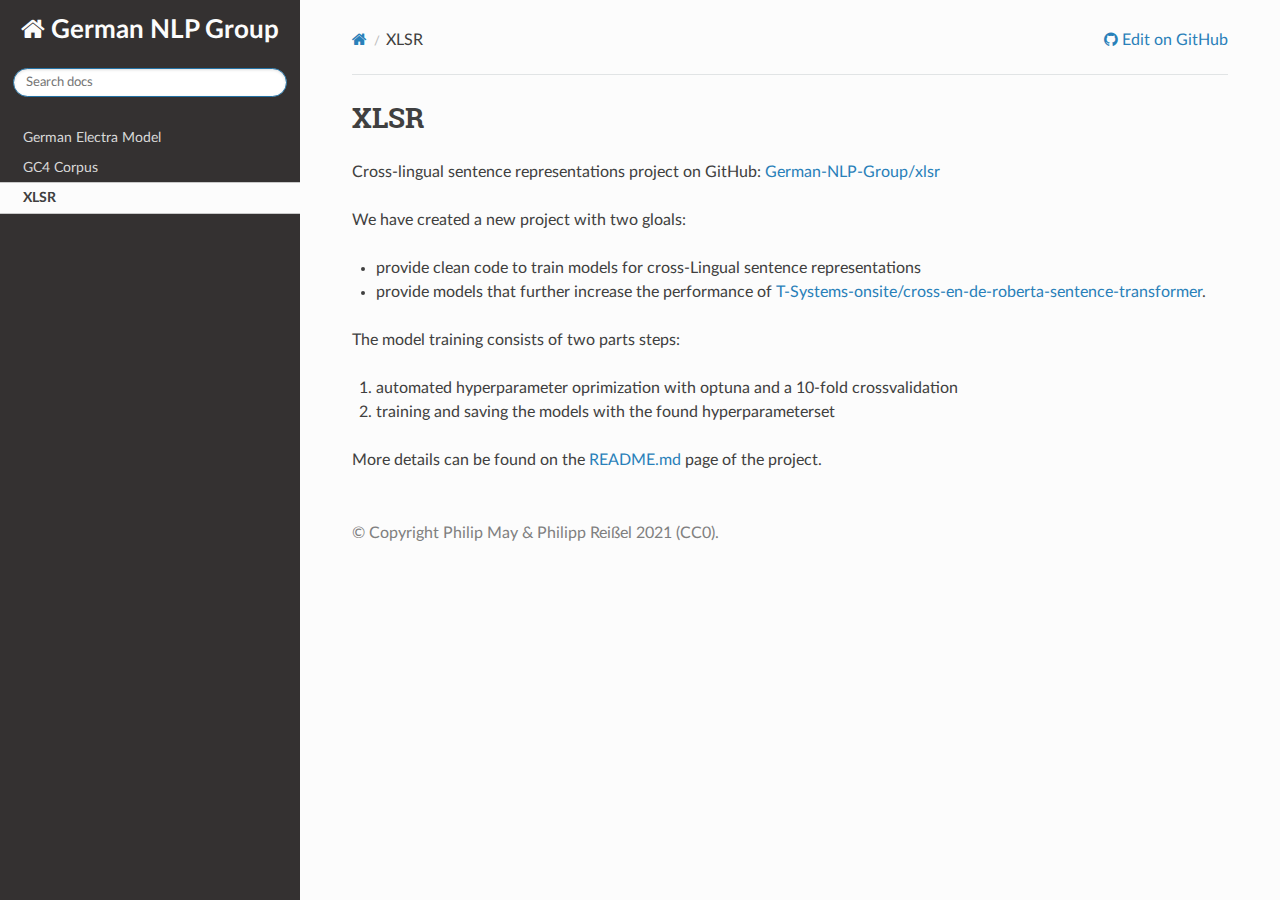
<file: projects/xlsr.html>
<!DOCTYPE html>
<html class="writer-html5" lang="en">
<head>
  <meta charset="utf-8" /><meta name="generator" content="Docutils 0.19: https://docutils.sourceforge.io/" />

  <meta name="viewport" content="width=device-width, initial-scale=1.0" />
  <title>XLSR &mdash; German NLP Group  documentation</title>
      <link rel="stylesheet" type="text/css" href="../_static/pygments.css" />
      <link rel="stylesheet" type="text/css" href="../_static/css/theme.css" />
      <link rel="stylesheet" type="text/css" href="../_static/mystnb.4510f1fc1dee50b3e5859aac5469c37c29e427902b24a333a5f9fcb2f0b3ac41.css" />
      <link rel="stylesheet" type="text/css" href="../_static/css/custom.css" />

  
  <!--[if lt IE 9]>
    <script src="../_static/js/html5shiv.min.js"></script>
  <![endif]-->
  
        <script data-url_root="../" id="documentation_options" src="../_static/documentation_options.js"></script>
        <script src="../_static/jquery.js"></script>
        <script src="../_static/underscore.js"></script>
        <script src="../_static/_sphinx_javascript_frameworks_compat.js"></script>
        <script src="../_static/doctools.js"></script>
        <script src="../_static/sphinx_highlight.js"></script>
    <script src="../_static/js/theme.js"></script>
    <link rel="index" title="Index" href="../genindex.html" />
    <link rel="search" title="Search" href="../search.html" />
    <link rel="prev" title="GC4 Corpus" href="gc4-corpus.html" /> 
</head>

<body class="wy-body-for-nav"> 
  <div class="wy-grid-for-nav">
    <nav data-toggle="wy-nav-shift" class="wy-nav-side">
      <div class="wy-side-scroll">
        <div class="wy-side-nav-search" >

          
          
          <a href="../index.html" class="icon icon-home">
            German NLP Group
          </a>
<div role="search">
  <form id="rtd-search-form" class="wy-form" action="../search.html" method="get">
    <input type="text" name="q" placeholder="Search docs" aria-label="Search docs" />
    <input type="hidden" name="check_keywords" value="yes" />
    <input type="hidden" name="area" value="default" />
  </form>
</div>
        </div><div class="wy-menu wy-menu-vertical" data-spy="affix" role="navigation" aria-label="Navigation menu">
              <ul class="current">
<li class="toctree-l1"><a class="reference internal" href="electra-base-german-uncased.html">German Electra Model</a></li>
<li class="toctree-l1"><a class="reference internal" href="gc4-corpus.html">GC4 Corpus</a></li>
<li class="toctree-l1 current"><a class="current reference internal" href="#">XLSR</a></li>
</ul>

        </div>
      </div>
    </nav>

    <section data-toggle="wy-nav-shift" class="wy-nav-content-wrap"><nav class="wy-nav-top" aria-label="Mobile navigation menu" >
          <i data-toggle="wy-nav-top" class="fa fa-bars"></i>
          <a href="../index.html">German NLP Group</a>
      </nav>

      <div class="wy-nav-content">
        <div class="rst-content">
          <div role="navigation" aria-label="Page navigation">
  <ul class="wy-breadcrumbs">
      <li><a href="../index.html" class="icon icon-home" aria-label="Home"></a></li>
      <li class="breadcrumb-item active">XLSR</li>
      <li class="wy-breadcrumbs-aside">
              <a href="https://github.com/German-NLP-Group/German-NLP-Group.github.io/blob/main/source/projects/xlsr.md" class="fa fa-github"> Edit on GitHub</a>
      </li>
  </ul>
  <hr/>
</div>
          <div role="main" class="document" itemscope="itemscope" itemtype="http://schema.org/Article">
           <div itemprop="articleBody">
             
  <section id="xlsr">
<h1>XLSR<a class="headerlink" href="#xlsr" title="Permalink to this heading"></a></h1>
<p>Cross-lingual sentence representations project on GitHub: <a class="reference external" href="https://github.com/German-NLP-Group/xlsr">German-NLP-Group/xlsr</a></p>
<p>We have created a new project with two gloals:</p>
<ul class="simple">
<li><p>provide clean code to train models for cross-Lingual sentence representations</p></li>
<li><p>provide models that further increase the performance of <a class="reference external" href="https://huggingface.co/T-Systems-onsite/cross-en-de-roberta-sentence-transformer">T-Systems-onsite/cross-en-de-roberta-sentence-transformer</a>.</p></li>
</ul>
<p>The model training consists of two parts steps:</p>
<ol class="arabic simple">
<li><p>automated hyperparameter oprimization with optuna and a 10-fold crossvalidation</p></li>
<li><p>training and saving the models with the found hyperparameterset</p></li>
</ol>
<p>More details can be found on the <a class="reference external" href="https://github.com/German-NLP-Group/xlsr/blob/main/README.md">README.md</a> page of the project.</p>
</section>


           </div>
          </div>
          <footer>

  <hr/>

  <div role="contentinfo">
    <p>&#169; Copyright Philip May &amp; Philipp Reißel 2021 (CC0).</p>
  </div>

   

</footer>
        </div>
      </div>
    </section>
  </div>
  <script>
      jQuery(function () {
          SphinxRtdTheme.Navigation.enable(true);
      });
  </script> 

</body>
</html>
</file>
<file: _static/pygments.css>
pre { line-height: 125%; }
td.linenos .normal { color: inherit; background-color: transparent; padding-left: 5px; padding-right: 5px; }
span.linenos { color: inherit; background-color: transparent; padding-left: 5px; padding-right: 5px; }
td.linenos .special { color: #000000; background-color: #ffffc0; padding-left: 5px; padding-right: 5px; }
span.linenos.special { color: #000000; background-color: #ffffc0; padding-left: 5px; padding-right: 5px; }
.highlight .hll { background-color: #ffffcc }
.highlight { background: #f8f8f8; }
.highlight .c { color: #3D7B7B; font-style: italic } /* Comment */
.highlight .err { border: 1px solid #FF0000 } /* Error */
.highlight .k { color: #008000; font-weight: bold } /* Keyword */
.highlight .o { color: #666666 } /* Operator */
.highlight .ch { color: #3D7B7B; font-style: italic } /* Comment.Hashbang */
.highlight .cm { color: #3D7B7B; font-style: italic } /* Comment.Multiline */
.highlight .cp { color: #9C6500 } /* Comment.Preproc */
.highlight .cpf { color: #3D7B7B; font-style: italic } /* Comment.PreprocFile */
.highlight .c1 { color: #3D7B7B; font-style: italic } /* Comment.Single */
.highlight .cs { color: #3D7B7B; font-style: italic } /* Comment.Special */
.highlight .gd { color: #A00000 } /* Generic.Deleted */
.highlight .ge { font-style: italic } /* Generic.Emph */
.highlight .ges { font-weight: bold; font-style: italic } /* Generic.EmphStrong */
.highlight .gr { color: #E40000 } /* Generic.Error */
.highlight .gh { color: #000080; font-weight: bold } /* Generic.Heading */
.highlight .gi { color: #008400 } /* Generic.Inserted */
.highlight .go { color: #717171 } /* Generic.Output */
.highlight .gp { color: #000080; font-weight: bold } /* Generic.Prompt */
.highlight .gs { font-weight: bold } /* Generic.Strong */
.highlight .gu { color: #800080; font-weight: bold } /* Generic.Subheading */
.highlight .gt { color: #0044DD } /* Generic.Traceback */
.highlight .kc { color: #008000; font-weight: bold } /* Keyword.Constant */
.highlight .kd { color: #008000; font-weight: bold } /* Keyword.Declaration */
.highlight .kn { color: #008000; font-weight: bold } /* Keyword.Namespace */
.highlight .kp { color: #008000 } /* Keyword.Pseudo */
.highlight .kr { color: #008000; font-weight: bold } /* Keyword.Reserved */
.highlight .kt { color: #B00040 } /* Keyword.Type */
.highlight .m { color: #666666 } /* Literal.Number */
.highlight .s { color: #BA2121 } /* Literal.String */
.highlight .na { color: #687822 } /* Name.Attribute */
.highlight .nb { color: #008000 } /* Name.Builtin */
.highlight .nc { color: #0000FF; font-weight: bold } /* Name.Class */
.highlight .no { color: #880000 } /* Name.Constant */
.highlight .nd { color: #AA22FF } /* Name.Decorator */
.highlight .ni { color: #717171; font-weight: bold } /* Name.Entity */
.highlight .ne { color: #CB3F38; font-weight: bold } /* Name.Exception */
.highlight .nf { color: #0000FF } /* Name.Function */
.highlight .nl { color: #767600 } /* Name.Label */
.highlight .nn { color: #0000FF; font-weight: bold } /* Name.Namespace */
.highlight .nt { color: #008000; font-weight: bold } /* Name.Tag */
.highlight .nv { color: #19177C } /* Name.Variable */
.highlight .ow { color: #AA22FF; font-weight: bold } /* Operator.Word */
.highlight .w { color: #bbbbbb } /* Text.Whitespace */
.highlight .mb { color: #666666 } /* Literal.Number.Bin */
.highlight .mf { color: #666666 } /* Literal.Number.Float */
.highlight .mh { color: #666666 } /* Literal.Number.Hex */
.highlight .mi { color: #666666 } /* Literal.Number.Integer */
.highlight .mo { color: #666666 } /* Literal.Number.Oct */
.highlight .sa { color: #BA2121 } /* Literal.String.Affix */
.highlight .sb { color: #BA2121 } /* Literal.String.Backtick */
.highlight .sc { color: #BA2121 } /* Literal.String.Char */
.highlight .dl { color: #BA2121 } /* Literal.String.Delimiter */
.highlight .sd { color: #BA2121; font-style: italic } /* Literal.String.Doc */
.highlight .s2 { color: #BA2121 } /* Literal.String.Double */
.highlight .se { color: #AA5D1F; font-weight: bold } /* Literal.String.Escape */
.highlight .sh { color: #BA2121 } /* Literal.String.Heredoc */
.highlight .si { color: #A45A77; font-weight: bold } /* Literal.String.Interpol */
.highlight .sx { color: #008000 } /* Literal.String.Other */
.highlight .sr { color: #A45A77 } /* Literal.String.Regex */
.highlight .s1 { color: #BA2121 } /* Literal.String.Single */
.highlight .ss { color: #19177C } /* Literal.String.Symbol */
.highlight .bp { color: #008000 } /* Name.Builtin.Pseudo */
.highlight .fm { color: #0000FF } /* Name.Function.Magic */
.highlight .vc { color: #19177C } /* Name.Variable.Class */
.highlight .vg { color: #19177C } /* Name.Variable.Global */
.highlight .vi { color: #19177C } /* Name.Variable.Instance */
.highlight .vm { color: #19177C } /* Name.Variable.Magic */
.highlight .il { color: #666666 } /* Literal.Number.Integer.Long */
</file>
<file: _static/css/theme.css>
html{box-sizing:border-box}*,:after,:before{box-sizing:inherit}article,aside,details,figcaption,figure,footer,header,hgroup,nav,section{display:block}audio,canvas,video{display:inline-block;*display:inline;*zoom:1}[hidden],audio:not([controls]){display:none}*{-webkit-box-sizing:border-box;-moz-box-sizing:border-box;box-sizing:border-box}html{font-size:100%;-webkit-text-size-adjust:100%;-ms-text-size-adjust:100%}body{margin:0}a:active,a:hover{outline:0}abbr[title]{border-bottom:1px dotted}b,strong{font-weight:700}blockquote{margin:0}dfn{font-style:italic}ins{background:#ff9;text-decoration:none}ins,mark{color:#000}mark{background:#ff0;font-style:italic;font-weight:700}.rst-content code,.rst-content tt,code,kbd,pre,samp{font-family:monospace,serif;_font-family:courier new,monospace;font-size:1em}pre{white-space:pre}q{quotes:none}q:after,q:before{content:"";content:none}small{font-size:85%}sub,sup{font-size:75%;line-height:0;position:relative;vertical-align:baseline}sup{top:-.5em}sub{bottom:-.25em}dl,ol,ul{margin:0;padding:0;list-style:none;list-style-image:none}li{list-style:none}dd{margin:0}img{border:0;-ms-interpolation-mode:bicubic;vertical-align:middle;max-width:100%}svg:not(:root){overflow:hidden}figure,form{margin:0}label{cursor:pointer}button,input,select,textarea{font-size:100%;margin:0;vertical-align:baseline;*vertical-align:middle}button,input{line-height:normal}button,input[type=button],input[type=reset],input[type=submit]{cursor:pointer;-webkit-appearance:button;*overflow:visible}button[disabled],input[disabled]{cursor:default}input[type=search]{-webkit-appearance:textfield;-moz-box-sizing:content-box;-webkit-box-sizing:content-box;box-sizing:content-box}textarea{resize:vertical}table{border-collapse:collapse;border-spacing:0}td{vertical-align:top}.chromeframe{margin:.2em 0;background:#ccc;color:#000;padding:.2em 0}.ir{display:block;border:0;text-indent:-999em;overflow:hidden;background-color:transparent;background-repeat:no-repeat;text-align:left;direction:ltr;*line-height:0}.ir br{display:none}.hidden{display:none!important;visibility:hidden}.visuallyhidden{border:0;clip:rect(0 0 0 0);height:1px;margin:-1px;overflow:hidden;padding:0;position:absolute;width:1px}.visuallyhidden.focusable:active,.visuallyhidden.focusable:focus{clip:auto;height:auto;margin:0;overflow:visible;position:static;width:auto}.invisible{visibility:hidden}.relative{position:relative}big,small{font-size:100%}@media print{body,html,section{background:none!important}*{box-shadow:none!important;text-shadow:none!important;filter:none!important;-ms-filter:none!important}a,a:visited{text-decoration:underline}.ir a:after,a[href^="#"]:after,a[href^="javascript:"]:after{content:""}blockquote,pre{page-break-inside:avoid}thead{display:table-header-group}img,tr{page-break-inside:avoid}img{max-width:100%!important}@page{margin:.5cm}.rst-content .toctree-wrapper>p.caption,h2,h3,p{orphans:3;widows:3}.rst-content .toctree-wrapper>p.caption,h2,h3{page-break-after:avoid}}.btn,.fa:before,.icon:before,.rst-content .admonition,.rst-content .admonition-title:before,.rst-content .admonition-todo,.rst-content .attention,.rst-content .caution,.rst-content .code-block-caption .headerlink:before,.rst-content .danger,.rst-content .eqno .headerlink:before,.rst-content .error,.rst-content .hint,.rst-content .important,.rst-content .note,.rst-content .seealso,.rst-content .tip,.rst-content .warning,.rst-content code.download span:first-child:before,.rst-content dl dt .headerlink:before,.rst-content h1 .headerlink:before,.rst-content h2 .headerlink:before,.rst-content h3 .headerlink:before,.rst-content h4 .headerlink:before,.rst-content h5 .headerlink:before,.rst-content h6 .headerlink:before,.rst-content p.caption .headerlink:before,.rst-content p .headerlink:before,.rst-content table>caption .headerlink:before,.rst-content tt.download span:first-child:before,.wy-alert,.wy-dropdown .caret:before,.wy-inline-validate.wy-inline-validate-danger .wy-input-context:before,.wy-inline-validate.wy-inline-validate-info .wy-input-context:before,.wy-inline-validate.wy-inline-validate-success .wy-input-context:before,.wy-inline-validate.wy-inline-validate-warning .wy-input-context:before,.wy-menu-vertical li.current>a button.toctree-expand:before,.wy-menu-vertical li.on a button.toctree-expand:before,.wy-menu-vertical li button.toctree-expand:before,input[type=color],input[type=date],input[type=datetime-local],input[type=datetime],input[type=email],input[type=month],input[type=number],input[type=password],input[type=search],input[type=tel],input[type=text],input[type=time],input[type=url],input[type=week],select,textarea{-webkit-font-smoothing:antialiased}.clearfix{*zoom:1}.clearfix:after,.clearfix:before{display:table;content:""}.clearfix:after{clear:both}/*!
 *  Font Awesome 4.7.0 by @davegandy - http://fontawesome.io - @fontawesome
 *  License - http://fontawesome.io/license (Font: SIL OFL 1.1, CSS: MIT License)
 */@font-face{font-family:FontAwesome;src:url(fonts/fontawesome-webfont.eot?674f50d287a8c48dc19ba404d20fe713);src:url(fonts/fontawesome-webfont.eot?674f50d287a8c48dc19ba404d20fe713?#iefix&v=4.7.0) format("embedded-opentype"),url(fonts/fontawesome-webfont.woff2?af7ae505a9eed503f8b8e6982036873e) format("woff2"),url(fonts/fontawesome-webfont.woff?fee66e712a8a08eef5805a46892932ad) format("woff"),url(fonts/fontawesome-webfont.ttf?b06871f281fee6b241d60582ae9369b9) format("truetype"),url(fonts/fontawesome-webfont.svg?912ec66d7572ff821749319396470bde#fontawesomeregular) format("svg");font-weight:400;font-style:normal}.fa,.icon,.rst-content .admonition-title,.rst-content .code-block-caption .headerlink,.rst-content .eqno .headerlink,.rst-content code.download span:first-child,.rst-content dl dt .headerlink,.rst-content h1 .headerlink,.rst-content h2 .headerlink,.rst-content h3 .headerlink,.rst-content h4 .headerlink,.rst-content h5 .headerlink,.rst-content h6 .headerlink,.rst-content p.caption .headerlink,.rst-content p .headerlink,.rst-content table>caption .headerlink,.rst-content tt.download span:first-child,.wy-menu-vertical li.current>a button.toctree-expand,.wy-menu-vertical li.on a button.toctree-expand,.wy-menu-vertical li button.toctree-expand{display:inline-block;font:normal normal normal 14px/1 FontAwesome;font-size:inherit;text-rendering:auto;-webkit-font-smoothing:antialiased;-moz-osx-font-smoothing:grayscale}.fa-lg{font-size:1.33333em;line-height:.75em;vertical-align:-15%}.fa-2x{font-size:2em}.fa-3x{font-size:3em}.fa-4x{font-size:4em}.fa-5x{font-size:5em}.fa-fw{width:1.28571em;text-align:center}.fa-ul{padding-left:0;margin-left:2.14286em;list-style-type:none}.fa-ul>li{position:relative}.fa-li{position:absolute;left:-2.14286em;width:2.14286em;top:.14286em;text-align:center}.fa-li.fa-lg{left:-1.85714em}.fa-border{padding:.2em .25em .15em;border:.08em solid #eee;border-radius:.1em}.fa-pull-left{float:left}.fa-pull-right{float:right}.fa-pull-left.icon,.fa.fa-pull-left,.rst-content .code-block-caption .fa-pull-left.headerlink,.rst-content .eqno .fa-pull-left.headerlink,.rst-content .fa-pull-left.admonition-title,.rst-content code.download span.fa-pull-left:first-child,.rst-content dl dt .fa-pull-left.headerlink,.rst-content h1 .fa-pull-left.headerlink,.rst-content h2 .fa-pull-left.headerlink,.rst-content h3 .fa-pull-left.headerlink,.rst-content h4 .fa-pull-left.headerlink,.rst-content h5 .fa-pull-left.headerlink,.rst-content h6 .fa-pull-left.headerlink,.rst-content p .fa-pull-left.headerlink,.rst-content table>caption .fa-pull-left.headerlink,.rst-content tt.download span.fa-pull-left:first-child,.wy-menu-vertical li.current>a button.fa-pull-left.toctree-expand,.wy-menu-vertical li.on a button.fa-pull-left.toctree-expand,.wy-menu-vertical li button.fa-pull-left.toctree-expand{margin-right:.3em}.fa-pull-right.icon,.fa.fa-pull-right,.rst-content .code-block-caption .fa-pull-right.headerlink,.rst-content .eqno .fa-pull-right.headerlink,.rst-content .fa-pull-right.admonition-title,.rst-content code.download span.fa-pull-right:first-child,.rst-content dl dt .fa-pull-right.headerlink,.rst-content h1 .fa-pull-right.headerlink,.rst-content h2 .fa-pull-right.headerlink,.rst-content h3 .fa-pull-right.headerlink,.rst-content h4 .fa-pull-right.headerlink,.rst-content h5 .fa-pull-right.headerlink,.rst-content h6 .fa-pull-right.headerlink,.rst-content p .fa-pull-right.headerlink,.rst-content table>caption .fa-pull-right.headerlink,.rst-content tt.download span.fa-pull-right:first-child,.wy-menu-vertical li.current>a button.fa-pull-right.toctree-expand,.wy-menu-vertical li.on a button.fa-pull-right.toctree-expand,.wy-menu-vertical li button.fa-pull-right.toctree-expand{margin-left:.3em}.pull-right{float:right}.pull-left{float:left}.fa.pull-left,.pull-left.icon,.rst-content .code-block-caption .pull-left.headerlink,.rst-content .eqno .pull-left.headerlink,.rst-content .pull-left.admonition-title,.rst-content code.download span.pull-left:first-child,.rst-content dl dt .pull-left.headerlink,.rst-content h1 .pull-left.headerlink,.rst-content h2 .pull-left.headerlink,.rst-content h3 .pull-left.headerlink,.rst-content h4 .pull-left.headerlink,.rst-content h5 .pull-left.headerlink,.rst-content h6 .pull-left.headerlink,.rst-content p .pull-left.headerlink,.rst-content table>caption .pull-left.headerlink,.rst-content tt.download span.pull-left:first-child,.wy-menu-vertical li.current>a button.pull-left.toctree-expand,.wy-menu-vertical li.on a button.pull-left.toctree-expand,.wy-menu-vertical li button.pull-left.toctree-expand{margin-right:.3em}.fa.pull-right,.pull-right.icon,.rst-content .code-block-caption .pull-right.headerlink,.rst-content .eqno .pull-right.headerlink,.rst-content .pull-right.admonition-title,.rst-content code.download span.pull-right:first-child,.rst-content dl dt .pull-right.headerlink,.rst-content h1 .pull-right.headerlink,.rst-content h2 .pull-right.headerlink,.rst-content h3 .pull-right.headerlink,.rst-content h4 .pull-right.headerlink,.rst-content h5 .pull-right.headerlink,.rst-content h6 .pull-right.headerlink,.rst-content p .pull-right.headerlink,.rst-content table>caption .pull-right.headerlink,.rst-content tt.download span.pull-right:first-child,.wy-menu-vertical li.current>a button.pull-right.toctree-expand,.wy-menu-vertical li.on a button.pull-right.toctree-expand,.wy-menu-vertical li button.pull-right.toctree-expand{margin-left:.3em}.fa-spin{-webkit-animation:fa-spin 2s linear infinite;animation:fa-spin 2s linear infinite}.fa-pulse{-webkit-animation:fa-spin 1s steps(8) infinite;animation:fa-spin 1s steps(8) infinite}@-webkit-keyframes fa-spin{0%{-webkit-transform:rotate(0deg);transform:rotate(0deg)}to{-webkit-transform:rotate(359deg);transform:rotate(359deg)}}@keyframes fa-spin{0%{-webkit-transform:rotate(0deg);transform:rotate(0deg)}to{-webkit-transform:rotate(359deg);transform:rotate(359deg)}}.fa-rotate-90{-ms-filter:"progid:DXImageTransform.Microsoft.BasicImage(rotation=1)";-webkit-transform:rotate(90deg);-ms-transform:rotate(90deg);transform:rotate(90deg)}.fa-rotate-180{-ms-filter:"progid:DXImageTransform.Microsoft.BasicImage(rotation=2)";-webkit-transform:rotate(180deg);-ms-transform:rotate(180deg);transform:rotate(180deg)}.fa-rotate-270{-ms-filter:"progid:DXImageTransform.Microsoft.BasicImage(rotation=3)";-webkit-transform:rotate(270deg);-ms-transform:rotate(270deg);transform:rotate(270deg)}.fa-flip-horizontal{-ms-filter:"progid:DXImageTransform.Microsoft.BasicImage(rotation=0, mirror=1)";-webkit-transform:scaleX(-1);-ms-transform:scaleX(-1);transform:scaleX(-1)}.fa-flip-vertical{-ms-filter:"progid:DXImageTransform.Microsoft.BasicImage(rotation=2, mirror=1)";-webkit-transform:scaleY(-1);-ms-transform:scaleY(-1);transform:scaleY(-1)}:root .fa-flip-horizontal,:root .fa-flip-vertical,:root .fa-rotate-90,:root .fa-rotate-180,:root .fa-rotate-270{filter:none}.fa-stack{position:relative;display:inline-block;width:2em;height:2em;line-height:2em;vertical-align:middle}.fa-stack-1x,.fa-stack-2x{position:absolute;left:0;width:100%;text-align:center}.fa-stack-1x{line-height:inherit}.fa-stack-2x{font-size:2em}.fa-inverse{color:#fff}.fa-glass:before{content:""}.fa-music:before{content:""}.fa-search:before,.icon-search:before{content:""}.fa-envelope-o:before{content:""}.fa-heart:before{content:""}.fa-star:before{content:""}.fa-star-o:before{content:""}.fa-user:before{content:""}.fa-film:before{content:""}.fa-th-large:before{content:""}.fa-th:before{content:""}.fa-th-list:before{content:""}.fa-check:before{content:""}.fa-close:before,.fa-remove:before,.fa-times:before{content:""}.fa-search-plus:before{content:""}.fa-search-minus:before{content:""}.fa-power-off:before{content:""}.fa-signal:before{content:""}.fa-cog:before,.fa-gear:before{content:""}.fa-trash-o:before{content:""}.fa-home:before,.icon-home:before{content:""}.fa-file-o:before{content:""}.fa-clock-o:before{content:""}.fa-road:before{content:""}.fa-download:before,.rst-content code.download span:first-child:before,.rst-content tt.download span:first-child:before{content:""}.fa-arrow-circle-o-down:before{content:""}.fa-arrow-circle-o-up:before{content:""}.fa-inbox:before{content:""}.fa-play-circle-o:before{content:""}.fa-repeat:before,.fa-rotate-right:before{content:""}.fa-refresh:before{content:""}.fa-list-alt:before{content:""}.fa-lock:before{content:""}.fa-flag:before{content:""}.fa-headphones:before{content:""}.fa-volume-off:before{content:""}.fa-volume-down:before{content:""}.fa-volume-up:before{content:""}.fa-qrcode:before{content:""}.fa-barcode:before{content:""}.fa-tag:before{content:""}.fa-tags:before{content:""}.fa-book:before,.icon-book:before{content:""}.fa-bookmark:before{content:""}.fa-print:before{content:""}.fa-camera:before{content:""}.fa-font:before{content:""}.fa-bold:before{content:""}.fa-italic:before{content:""}.fa-text-height:before{content:""}.fa-text-width:before{content:""}.fa-align-left:before{content:""}.fa-align-center:before{content:""}.fa-align-right:before{content:""}.fa-align-justify:before{content:""}.fa-list:before{content:""}.fa-dedent:before,.fa-outdent:before{content:""}.fa-indent:before{content:""}.fa-video-camera:before{content:""}.fa-image:before,.fa-photo:before,.fa-picture-o:before{content:""}.fa-pencil:before{content:""}.fa-map-marker:before{content:""}.fa-adjust:before{content:""}.fa-tint:before{content:""}.fa-edit:before,.fa-pencil-square-o:before{content:""}.fa-share-square-o:before{content:""}.fa-check-square-o:before{content:""}.fa-arrows:before{content:""}.fa-step-backward:before{content:""}.fa-fast-backward:before{content:""}.fa-backward:before{content:""}.fa-play:before{content:""}.fa-pause:before{content:""}.fa-stop:before{content:""}.fa-forward:before{content:""}.fa-fast-forward:before{content:""}.fa-step-forward:before{content:""}.fa-eject:before{content:""}.fa-chevron-left:before{content:""}.fa-chevron-right:before{content:""}.fa-plus-circle:before{content:""}.fa-minus-circle:before{content:""}.fa-times-circle:before,.wy-inline-validate.wy-inline-validate-danger .wy-input-context:before{content:""}.fa-check-circle:before,.wy-inline-validate.wy-inline-validate-success .wy-input-context:before{content:""}.fa-question-circle:before{content:""}.fa-info-circle:before{content:""}.fa-crosshairs:before{content:""}.fa-times-circle-o:before{content:""}.fa-check-circle-o:before{content:""}.fa-ban:before{content:""}.fa-arrow-left:before{content:""}.fa-arrow-right:before{content:""}.fa-arrow-up:before{content:""}.fa-arrow-down:before{content:""}.fa-mail-forward:before,.fa-share:before{content:""}.fa-expand:before{content:""}.fa-compress:before{content:""}.fa-plus:before{content:""}.fa-minus:before{content:""}.fa-asterisk:before{content:""}.fa-exclamation-circle:before,.rst-content .admonition-title:before,.wy-inline-validate.wy-inline-validate-info .wy-input-context:before,.wy-inline-validate.wy-inline-validate-warning .wy-input-context:before{content:""}.fa-gift:before{content:""}.fa-leaf:before{content:""}.fa-fire:before,.icon-fire:before{content:""}.fa-eye:before{content:""}.fa-eye-slash:before{content:""}.fa-exclamation-triangle:before,.fa-warning:before{content:""}.fa-plane:before{content:""}.fa-calendar:before{content:""}.fa-random:before{content:""}.fa-comment:before{content:""}.fa-magnet:before{content:""}.fa-chevron-up:before{content:""}.fa-chevron-down:before{content:""}.fa-retweet:before{content:""}.fa-shopping-cart:before{content:""}.fa-folder:before{content:""}.fa-folder-open:before{content:""}.fa-arrows-v:before{content:""}.fa-arrows-h:before{content:""}.fa-bar-chart-o:before,.fa-bar-chart:before{content:""}.fa-twitter-square:before{content:""}.fa-facebook-square:before{content:""}.fa-camera-retro:before{content:""}.fa-key:before{content:""}.fa-cogs:before,.fa-gears:before{content:""}.fa-comments:before{content:""}.fa-thumbs-o-up:before{content:""}.fa-thumbs-o-down:before{content:""}.fa-star-half:before{content:""}.fa-heart-o:before{content:""}.fa-sign-out:before{content:""}.fa-linkedin-square:before{content:""}.fa-thumb-tack:before{content:""}.fa-external-link:before{content:""}.fa-sign-in:before{content:""}.fa-trophy:before{content:""}.fa-github-square:before{content:""}.fa-upload:before{content:""}.fa-lemon-o:before{content:""}.fa-phone:before{content:""}.fa-square-o:before{content:""}.fa-bookmark-o:before{content:""}.fa-phone-square:before{content:""}.fa-twitter:before{content:""}.fa-facebook-f:before,.fa-facebook:before{content:""}.fa-github:before,.icon-github:before{content:""}.fa-unlock:before{content:""}.fa-credit-card:before{content:""}.fa-feed:before,.fa-rss:before{content:""}.fa-hdd-o:before{content:""}.fa-bullhorn:before{content:""}.fa-bell:before{content:""}.fa-certificate:before{content:""}.fa-hand-o-right:before{content:""}.fa-hand-o-left:before{content:""}.fa-hand-o-up:before{content:""}.fa-hand-o-down:before{content:""}.fa-arrow-circle-left:before,.icon-circle-arrow-left:before{content:""}.fa-arrow-circle-right:before,.icon-circle-arrow-right:before{content:""}.fa-arrow-circle-up:before{content:""}.fa-arrow-circle-down:before{content:""}.fa-globe:before{content:""}.fa-wrench:before{content:""}.fa-tasks:before{content:""}.fa-filter:before{content:""}.fa-briefcase:before{content:""}.fa-arrows-alt:before{content:""}.fa-group:before,.fa-users:before{content:""}.fa-chain:before,.fa-link:before,.icon-link:before{content:""}.fa-cloud:before{content:""}.fa-flask:before{content:""}.fa-cut:before,.fa-scissors:before{content:""}.fa-copy:before,.fa-files-o:before{content:""}.fa-paperclip:before{content:""}.fa-floppy-o:before,.fa-save:before{content:""}.fa-square:before{content:""}.fa-bars:before,.fa-navicon:before,.fa-reorder:before{content:""}.fa-list-ul:before{content:""}.fa-list-ol:before{content:""}.fa-strikethrough:before{content:""}.fa-underline:before{content:""}.fa-table:before{content:""}.fa-magic:before{content:""}.fa-truck:before{content:""}.fa-pinterest:before{content:""}.fa-pinterest-square:before{content:""}.fa-google-plus-square:before{content:""}.fa-google-plus:before{content:""}.fa-money:before{content:""}.fa-caret-down:before,.icon-caret-down:before,.wy-dropdown .caret:before{content:""}.fa-caret-up:before{content:""}.fa-caret-left:before{content:""}.fa-caret-right:before{content:""}.fa-columns:before{content:""}.fa-sort:before,.fa-unsorted:before{content:""}.fa-sort-desc:before,.fa-sort-down:before{content:""}.fa-sort-asc:before,.fa-sort-up:before{content:""}.fa-envelope:before{content:""}.fa-linkedin:before{content:""}.fa-rotate-left:before,.fa-undo:before{content:""}.fa-gavel:before,.fa-legal:before{content:""}.fa-dashboard:before,.fa-tachometer:before{content:""}.fa-comment-o:before{content:""}.fa-comments-o:before{content:""}.fa-bolt:before,.fa-flash:before{content:""}.fa-sitemap:before{content:""}.fa-umbrella:before{content:""}.fa-clipboard:before,.fa-paste:before{content:""}.fa-lightbulb-o:before{content:""}.fa-exchange:before{content:""}.fa-cloud-download:before{content:""}.fa-cloud-upload:before{content:""}.fa-user-md:before{content:""}.fa-stethoscope:before{content:""}.fa-suitcase:before{content:""}.fa-bell-o:before{content:""}.fa-coffee:before{content:""}.fa-cutlery:before{content:""}.fa-file-text-o:before{content:""}.fa-building-o:before{content:""}.fa-hospital-o:before{content:""}.fa-ambulance:before{content:""}.fa-medkit:before{content:""}.fa-fighter-jet:before{content:""}.fa-beer:before{content:""}.fa-h-square:before{content:""}.fa-plus-square:before{content:""}.fa-angle-double-left:before{content:""}.fa-angle-double-right:before{content:""}.fa-angle-double-up:before{content:""}.fa-angle-double-down:before{content:""}.fa-angle-left:before{content:""}.fa-angle-right:before{content:""}.fa-angle-up:before{content:""}.fa-angle-down:before{content:""}.fa-desktop:before{content:""}.fa-laptop:before{content:""}.fa-tablet:before{content:""}.fa-mobile-phone:before,.fa-mobile:before{content:""}.fa-circle-o:before{content:""}.fa-quote-left:before{content:""}.fa-quote-right:before{content:""}.fa-spinner:before{content:""}.fa-circle:before{content:""}.fa-mail-reply:before,.fa-reply:before{content:""}.fa-github-alt:before{content:""}.fa-folder-o:before{content:""}.fa-folder-open-o:before{content:""}.fa-smile-o:before{content:""}.fa-frown-o:before{content:""}.fa-meh-o:before{content:""}.fa-gamepad:before{content:""}.fa-keyboard-o:before{content:""}.fa-flag-o:before{content:""}.fa-flag-checkered:before{content:""}.fa-terminal:before{content:""}.fa-code:before{content:""}.fa-mail-reply-all:before,.fa-reply-all:before{content:""}.fa-star-half-empty:before,.fa-star-half-full:before,.fa-star-half-o:before{content:""}.fa-location-arrow:before{content:""}.fa-crop:before{content:""}.fa-code-fork:before{content:""}.fa-chain-broken:before,.fa-unlink:before{content:""}.fa-question:before{content:""}.fa-info:before{content:""}.fa-exclamation:before{content:""}.fa-superscript:before{content:""}.fa-subscript:before{content:""}.fa-eraser:before{content:""}.fa-puzzle-piece:before{content:""}.fa-microphone:before{content:""}.fa-microphone-slash:before{content:""}.fa-shield:before{content:""}.fa-calendar-o:before{content:""}.fa-fire-extinguisher:before{content:""}.fa-rocket:before{content:""}.fa-maxcdn:before{content:""}.fa-chevron-circle-left:before{content:""}.fa-chevron-circle-right:before{content:""}.fa-chevron-circle-up:before{content:""}.fa-chevron-circle-down:before{content:""}.fa-html5:before{content:""}.fa-css3:before{content:""}.fa-anchor:before{content:""}.fa-unlock-alt:before{content:""}.fa-bullseye:before{content:""}.fa-ellipsis-h:before{content:""}.fa-ellipsis-v:before{content:""}.fa-rss-square:before{content:""}.fa-play-circle:before{content:""}.fa-ticket:before{content:""}.fa-minus-square:before{content:""}.fa-minus-square-o:before,.wy-menu-vertical li.current>a button.toctree-expand:before,.wy-menu-vertical li.on a button.toctree-expand:before{content:""}.fa-level-up:before{content:""}.fa-level-down:before{content:""}.fa-check-square:before{content:""}.fa-pencil-square:before{content:""}.fa-external-link-square:before{content:""}.fa-share-square:before{content:""}.fa-compass:before{content:""}.fa-caret-square-o-down:before,.fa-toggle-down:before{content:""}.fa-caret-square-o-up:before,.fa-toggle-up:before{content:""}.fa-caret-square-o-right:before,.fa-toggle-right:before{content:""}.fa-eur:before,.fa-euro:before{content:""}.fa-gbp:before{content:""}.fa-dollar:before,.fa-usd:before{content:""}.fa-inr:before,.fa-rupee:before{content:""}.fa-cny:before,.fa-jpy:before,.fa-rmb:before,.fa-yen:before{content:""}.fa-rouble:before,.fa-rub:before,.fa-ruble:before{content:""}.fa-krw:before,.fa-won:before{content:""}.fa-bitcoin:before,.fa-btc:before{content:""}.fa-file:before{content:""}.fa-file-text:before{content:""}.fa-sort-alpha-asc:before{content:""}.fa-sort-alpha-desc:before{content:""}.fa-sort-amount-asc:before{content:""}.fa-sort-amount-desc:before{content:""}.fa-sort-numeric-asc:before{content:""}.fa-sort-numeric-desc:before{content:""}.fa-thumbs-up:before{content:""}.fa-thumbs-down:before{content:""}.fa-youtube-square:before{content:""}.fa-youtube:before{content:""}.fa-xing:before{content:""}.fa-xing-square:before{content:""}.fa-youtube-play:before{content:""}.fa-dropbox:before{content:""}.fa-stack-overflow:before{content:""}.fa-instagram:before{content:""}.fa-flickr:before{content:""}.fa-adn:before{content:""}.fa-bitbucket:before,.icon-bitbucket:before{content:""}.fa-bitbucket-square:before{content:""}.fa-tumblr:before{content:""}.fa-tumblr-square:before{content:""}.fa-long-arrow-down:before{content:""}.fa-long-arrow-up:before{content:""}.fa-long-arrow-left:before{content:""}.fa-long-arrow-right:before{content:""}.fa-apple:before{content:""}.fa-windows:before{content:""}.fa-android:before{content:""}.fa-linux:before{content:""}.fa-dribbble:before{content:""}.fa-skype:before{content:""}.fa-foursquare:before{content:""}.fa-trello:before{content:""}.fa-female:before{content:""}.fa-male:before{content:""}.fa-gittip:before,.fa-gratipay:before{content:""}.fa-sun-o:before{content:""}.fa-moon-o:before{content:""}.fa-archive:before{content:""}.fa-bug:before{content:""}.fa-vk:before{content:""}.fa-weibo:before{content:""}.fa-renren:before{content:""}.fa-pagelines:before{content:""}.fa-stack-exchange:before{content:""}.fa-arrow-circle-o-right:before{content:""}.fa-arrow-circle-o-left:before{content:""}.fa-caret-square-o-left:before,.fa-toggle-left:before{content:""}.fa-dot-circle-o:before{content:""}.fa-wheelchair:before{content:""}.fa-vimeo-square:before{content:""}.fa-try:before,.fa-turkish-lira:before{content:""}.fa-plus-square-o:before,.wy-menu-vertical li button.toctree-expand:before{content:""}.fa-space-shuttle:before{content:""}.fa-slack:before{content:""}.fa-envelope-square:before{content:""}.fa-wordpress:before{content:""}.fa-openid:before{content:""}.fa-bank:before,.fa-institution:before,.fa-university:before{content:""}.fa-graduation-cap:before,.fa-mortar-board:before{content:""}.fa-yahoo:before{content:""}.fa-google:before{content:""}.fa-reddit:before{content:""}.fa-reddit-square:before{content:""}.fa-stumbleupon-circle:before{content:""}.fa-stumbleupon:before{content:""}.fa-delicious:before{content:""}.fa-digg:before{content:""}.fa-pied-piper-pp:before{content:""}.fa-pied-piper-alt:before{content:""}.fa-drupal:before{content:""}.fa-joomla:before{content:""}.fa-language:before{content:""}.fa-fax:before{content:""}.fa-building:before{content:""}.fa-child:before{content:""}.fa-paw:before{content:""}.fa-spoon:before{content:""}.fa-cube:before{content:""}.fa-cubes:before{content:""}.fa-behance:before{content:""}.fa-behance-square:before{content:""}.fa-steam:before{content:""}.fa-steam-square:before{content:""}.fa-recycle:before{content:""}.fa-automobile:before,.fa-car:before{content:""}.fa-cab:before,.fa-taxi:before{content:""}.fa-tree:before{content:""}.fa-spotify:before{content:""}.fa-deviantart:before{content:""}.fa-soundcloud:before{content:""}.fa-database:before{content:""}.fa-file-pdf-o:before{content:""}.fa-file-word-o:before{content:""}.fa-file-excel-o:before{content:""}.fa-file-powerpoint-o:before{content:""}.fa-file-image-o:before,.fa-file-photo-o:before,.fa-file-picture-o:before{content:""}.fa-file-archive-o:before,.fa-file-zip-o:before{content:""}.fa-file-audio-o:before,.fa-file-sound-o:before{content:""}.fa-file-movie-o:before,.fa-file-video-o:before{content:""}.fa-file-code-o:before{content:""}.fa-vine:before{content:""}.fa-codepen:before{content:""}.fa-jsfiddle:before{content:""}.fa-life-bouy:before,.fa-life-buoy:before,.fa-life-ring:before,.fa-life-saver:before,.fa-support:before{content:""}.fa-circle-o-notch:before{content:""}.fa-ra:before,.fa-rebel:before,.fa-resistance:before{content:""}.fa-empire:before,.fa-ge:before{content:""}.fa-git-square:before{content:""}.fa-git:before{content:""}.fa-hacker-news:before,.fa-y-combinator-square:before,.fa-yc-square:before{content:""}.fa-tencent-weibo:before{content:""}.fa-qq:before{content:""}.fa-wechat:before,.fa-weixin:before{content:""}.fa-paper-plane:before,.fa-send:before{content:""}.fa-paper-plane-o:before,.fa-send-o:before{content:""}.fa-history:before{content:""}.fa-circle-thin:before{content:""}.fa-header:before{content:""}.fa-paragraph:before{content:""}.fa-sliders:before{content:""}.fa-share-alt:before{content:""}.fa-share-alt-square:before{content:""}.fa-bomb:before{content:""}.fa-futbol-o:before,.fa-soccer-ball-o:before{content:""}.fa-tty:before{content:""}.fa-binoculars:before{content:""}.fa-plug:before{content:""}.fa-slideshare:before{content:""}.fa-twitch:before{content:""}.fa-yelp:before{content:""}.fa-newspaper-o:before{content:""}.fa-wifi:before{content:""}.fa-calculator:before{content:""}.fa-paypal:before{content:""}.fa-google-wallet:before{content:""}.fa-cc-visa:before{content:""}.fa-cc-mastercard:before{content:""}.fa-cc-discover:before{content:""}.fa-cc-amex:before{content:""}.fa-cc-paypal:before{content:""}.fa-cc-stripe:before{content:""}.fa-bell-slash:before{content:""}.fa-bell-slash-o:before{content:""}.fa-trash:before{content:""}.fa-copyright:before{content:""}.fa-at:before{content:""}.fa-eyedropper:before{content:""}.fa-paint-brush:before{content:""}.fa-birthday-cake:before{content:""}.fa-area-chart:before{content:""}.fa-pie-chart:before{content:""}.fa-line-chart:before{content:""}.fa-lastfm:before{content:""}.fa-lastfm-square:before{content:""}.fa-toggle-off:before{content:""}.fa-toggle-on:before{content:""}.fa-bicycle:before{content:""}.fa-bus:before{content:""}.fa-ioxhost:before{content:""}.fa-angellist:before{content:""}.fa-cc:before{content:""}.fa-ils:before,.fa-shekel:before,.fa-sheqel:before{content:""}.fa-meanpath:before{content:""}.fa-buysellads:before{content:""}.fa-connectdevelop:before{content:""}.fa-dashcube:before{content:""}.fa-forumbee:before{content:""}.fa-leanpub:before{content:""}.fa-sellsy:before{content:""}.fa-shirtsinbulk:before{content:""}.fa-simplybuilt:before{content:""}.fa-skyatlas:before{content:""}.fa-cart-plus:before{content:""}.fa-cart-arrow-down:before{content:""}.fa-diamond:before{content:""}.fa-ship:before{content:""}.fa-user-secret:before{content:""}.fa-motorcycle:before{content:""}.fa-street-view:before{content:""}.fa-heartbeat:before{content:""}.fa-venus:before{content:""}.fa-mars:before{content:""}.fa-mercury:before{content:""}.fa-intersex:before,.fa-transgender:before{content:""}.fa-transgender-alt:before{content:""}.fa-venus-double:before{content:""}.fa-mars-double:before{content:""}.fa-venus-mars:before{content:""}.fa-mars-stroke:before{content:""}.fa-mars-stroke-v:before{content:""}.fa-mars-stroke-h:before{content:""}.fa-neuter:before{content:""}.fa-genderless:before{content:""}.fa-facebook-official:before{content:""}.fa-pinterest-p:before{content:""}.fa-whatsapp:before{content:""}.fa-server:before{content:""}.fa-user-plus:before{content:""}.fa-user-times:before{content:""}.fa-bed:before,.fa-hotel:before{content:""}.fa-viacoin:before{content:""}.fa-train:before{content:""}.fa-subway:before{content:""}.fa-medium:before{content:""}.fa-y-combinator:before,.fa-yc:before{content:""}.fa-optin-monster:before{content:""}.fa-opencart:before{content:""}.fa-expeditedssl:before{content:""}.fa-battery-4:before,.fa-battery-full:before,.fa-battery:before{content:""}.fa-battery-3:before,.fa-battery-three-quarters:before{content:""}.fa-battery-2:before,.fa-battery-half:before{content:""}.fa-battery-1:before,.fa-battery-quarter:before{content:""}.fa-battery-0:before,.fa-battery-empty:before{content:""}.fa-mouse-pointer:before{content:""}.fa-i-cursor:before{content:""}.fa-object-group:before{content:""}.fa-object-ungroup:before{content:""}.fa-sticky-note:before{content:""}.fa-sticky-note-o:before{content:""}.fa-cc-jcb:before{content:""}.fa-cc-diners-club:before{content:""}.fa-clone:before{content:""}.fa-balance-scale:before{content:""}.fa-hourglass-o:before{content:""}.fa-hourglass-1:before,.fa-hourglass-start:before{content:""}.fa-hourglass-2:before,.fa-hourglass-half:before{content:""}.fa-hourglass-3:before,.fa-hourglass-end:before{content:""}.fa-hourglass:before{content:""}.fa-hand-grab-o:before,.fa-hand-rock-o:before{content:""}.fa-hand-paper-o:before,.fa-hand-stop-o:before{content:""}.fa-hand-scissors-o:before{content:""}.fa-hand-lizard-o:before{content:""}.fa-hand-spock-o:before{content:""}.fa-hand-pointer-o:before{content:""}.fa-hand-peace-o:before{content:""}.fa-trademark:before{content:""}.fa-registered:before{content:""}.fa-creative-commons:before{content:""}.fa-gg:before{content:""}.fa-gg-circle:before{content:""}.fa-tripadvisor:before{content:""}.fa-odnoklassniki:before{content:""}.fa-odnoklassniki-square:before{content:""}.fa-get-pocket:before{content:""}.fa-wikipedia-w:before{content:""}.fa-safari:before{content:""}.fa-chrome:before{content:""}.fa-firefox:before{content:""}.fa-opera:before{content:""}.fa-internet-explorer:before{content:""}.fa-television:before,.fa-tv:before{content:""}.fa-contao:before{content:""}.fa-500px:before{content:""}.fa-amazon:before{content:""}.fa-calendar-plus-o:before{content:""}.fa-calendar-minus-o:before{content:""}.fa-calendar-times-o:before{content:""}.fa-calendar-check-o:before{content:""}.fa-industry:before{content:""}.fa-map-pin:before{content:""}.fa-map-signs:before{content:""}.fa-map-o:before{content:""}.fa-map:before{content:""}.fa-commenting:before{content:""}.fa-commenting-o:before{content:""}.fa-houzz:before{content:""}.fa-vimeo:before{content:""}.fa-black-tie:before{content:""}.fa-fonticons:before{content:""}.fa-reddit-alien:before{content:""}.fa-edge:before{content:""}.fa-credit-card-alt:before{content:""}.fa-codiepie:before{content:""}.fa-modx:before{content:""}.fa-fort-awesome:before{content:""}.fa-usb:before{content:""}.fa-product-hunt:before{content:""}.fa-mixcloud:before{content:""}.fa-scribd:before{content:""}.fa-pause-circle:before{content:""}.fa-pause-circle-o:before{content:""}.fa-stop-circle:before{content:""}.fa-stop-circle-o:before{content:""}.fa-shopping-bag:before{content:""}.fa-shopping-basket:before{content:""}.fa-hashtag:before{content:""}.fa-bluetooth:before{content:""}.fa-bluetooth-b:before{content:""}.fa-percent:before{content:""}.fa-gitlab:before,.icon-gitlab:before{content:""}.fa-wpbeginner:before{content:""}.fa-wpforms:before{content:""}.fa-envira:before{content:""}.fa-universal-access:before{content:""}.fa-wheelchair-alt:before{content:""}.fa-question-circle-o:before{content:""}.fa-blind:before{content:""}.fa-audio-description:before{content:""}.fa-volume-control-phone:before{content:""}.fa-braille:before{content:""}.fa-assistive-listening-systems:before{content:""}.fa-american-sign-language-interpreting:before,.fa-asl-interpreting:before{content:""}.fa-deaf:before,.fa-deafness:before,.fa-hard-of-hearing:before{content:""}.fa-glide:before{content:""}.fa-glide-g:before{content:""}.fa-sign-language:before,.fa-signing:before{content:""}.fa-low-vision:before{content:""}.fa-viadeo:before{content:""}.fa-viadeo-square:before{content:""}.fa-snapchat:before{content:""}.fa-snapchat-ghost:before{content:""}.fa-snapchat-square:before{content:""}.fa-pied-piper:before{content:""}.fa-first-order:before{content:""}.fa-yoast:before{content:""}.fa-themeisle:before{content:""}.fa-google-plus-circle:before,.fa-google-plus-official:before{content:""}.fa-fa:before,.fa-font-awesome:before{content:""}.fa-handshake-o:before{content:""}.fa-envelope-open:before{content:""}.fa-envelope-open-o:before{content:""}.fa-linode:before{content:""}.fa-address-book:before{content:""}.fa-address-book-o:before{content:""}.fa-address-card:before,.fa-vcard:before{content:""}.fa-address-card-o:before,.fa-vcard-o:before{content:""}.fa-user-circle:before{content:""}.fa-user-circle-o:before{content:""}.fa-user-o:before{content:""}.fa-id-badge:before{content:""}.fa-drivers-license:before,.fa-id-card:before{content:""}.fa-drivers-license-o:before,.fa-id-card-o:before{content:""}.fa-quora:before{content:""}.fa-free-code-camp:before{content:""}.fa-telegram:before{content:""}.fa-thermometer-4:before,.fa-thermometer-full:before,.fa-thermometer:before{content:""}.fa-thermometer-3:before,.fa-thermometer-three-quarters:before{content:""}.fa-thermometer-2:before,.fa-thermometer-half:before{content:""}.fa-thermometer-1:before,.fa-thermometer-quarter:before{content:""}.fa-thermometer-0:before,.fa-thermometer-empty:before{content:""}.fa-shower:before{content:""}.fa-bath:before,.fa-bathtub:before,.fa-s15:before{content:""}.fa-podcast:before{content:""}.fa-window-maximize:before{content:""}.fa-window-minimize:before{content:""}.fa-window-restore:before{content:""}.fa-times-rectangle:before,.fa-window-close:before{content:""}.fa-times-rectangle-o:before,.fa-window-close-o:before{content:""}.fa-bandcamp:before{content:""}.fa-grav:before{content:""}.fa-etsy:before{content:""}.fa-imdb:before{content:""}.fa-ravelry:before{content:""}.fa-eercast:before{content:""}.fa-microchip:before{content:""}.fa-snowflake-o:before{content:""}.fa-superpowers:before{content:""}.fa-wpexplorer:before{content:""}.fa-meetup:before{content:""}.sr-only{position:absolute;width:1px;height:1px;padding:0;margin:-1px;overflow:hidden;clip:rect(0,0,0,0);border:0}.sr-only-focusable:active,.sr-only-focusable:focus{position:static;width:auto;height:auto;margin:0;overflow:visible;clip:auto}.fa,.icon,.rst-content .admonition-title,.rst-content .code-block-caption .headerlink,.rst-content .eqno .headerlink,.rst-content code.download span:first-child,.rst-content dl dt .headerlink,.rst-content h1 .headerlink,.rst-content h2 .headerlink,.rst-content h3 .headerlink,.rst-content h4 .headerlink,.rst-content h5 .headerlink,.rst-content h6 .headerlink,.rst-content p.caption .headerlink,.rst-content p .headerlink,.rst-content table>caption .headerlink,.rst-content tt.download span:first-child,.wy-dropdown .caret,.wy-inline-validate.wy-inline-validate-danger .wy-input-context,.wy-inline-validate.wy-inline-validate-info .wy-input-context,.wy-inline-validate.wy-inline-validate-success .wy-input-context,.wy-inline-validate.wy-inline-validate-warning .wy-input-context,.wy-menu-vertical li.current>a button.toctree-expand,.wy-menu-vertical li.on a button.toctree-expand,.wy-menu-vertical li button.toctree-expand{font-family:inherit}.fa:before,.icon:before,.rst-content .admonition-title:before,.rst-content .code-block-caption .headerlink:before,.rst-content .eqno .headerlink:before,.rst-content code.download span:first-child:before,.rst-content dl dt .headerlink:before,.rst-content h1 .headerlink:before,.rst-content h2 .headerlink:before,.rst-content h3 .headerlink:before,.rst-content h4 .headerlink:before,.rst-content h5 .headerlink:before,.rst-content h6 .headerlink:before,.rst-content p.caption .headerlink:before,.rst-content p .headerlink:before,.rst-content table>caption .headerlink:before,.rst-content tt.download span:first-child:before,.wy-dropdown .caret:before,.wy-inline-validate.wy-inline-validate-danger .wy-input-context:before,.wy-inline-validate.wy-inline-validate-info .wy-input-context:before,.wy-inline-validate.wy-inline-validate-success .wy-input-context:before,.wy-inline-validate.wy-inline-validate-warning .wy-input-context:before,.wy-menu-vertical li.current>a button.toctree-expand:before,.wy-menu-vertical li.on a button.toctree-expand:before,.wy-menu-vertical li button.toctree-expand:before{font-family:FontAwesome;display:inline-block;font-style:normal;font-weight:400;line-height:1;text-decoration:inherit}.rst-content .code-block-caption a .headerlink,.rst-content .eqno a .headerlink,.rst-content a .admonition-title,.rst-content code.download a span:first-child,.rst-content dl dt a .headerlink,.rst-content h1 a .headerlink,.rst-content h2 a .headerlink,.rst-content h3 a .headerlink,.rst-content h4 a .headerlink,.rst-content h5 a .headerlink,.rst-content h6 a .headerlink,.rst-content p.caption a .headerlink,.rst-content p a .headerlink,.rst-content table>caption a .headerlink,.rst-content tt.download a span:first-child,.wy-menu-vertical li.current>a button.toctree-expand,.wy-menu-vertical li.on a button.toctree-expand,.wy-menu-vertical li a button.toctree-expand,a .fa,a .icon,a .rst-content .admonition-title,a .rst-content .code-block-caption .headerlink,a .rst-content .eqno .headerlink,a .rst-content code.download span:first-child,a .rst-content dl dt .headerlink,a .rst-content h1 .headerlink,a .rst-content h2 .headerlink,a .rst-content h3 .headerlink,a .rst-content h4 .headerlink,a .rst-content h5 .headerlink,a .rst-content h6 .headerlink,a .rst-content p.caption .headerlink,a .rst-content p .headerlink,a .rst-content table>caption .headerlink,a .rst-content tt.download span:first-child,a .wy-menu-vertical li button.toctree-expand{display:inline-block;text-decoration:inherit}.btn .fa,.btn .icon,.btn .rst-content .admonition-title,.btn .rst-content .code-block-caption .headerlink,.btn .rst-content .eqno .headerlink,.btn .rst-content code.download span:first-child,.btn .rst-content dl dt .headerlink,.btn .rst-content h1 .headerlink,.btn .rst-content h2 .headerlink,.btn .rst-content h3 .headerlink,.btn .rst-content h4 .headerlink,.btn .rst-content h5 .headerlink,.btn .rst-content h6 .headerlink,.btn .rst-content p .headerlink,.btn .rst-content table>caption .headerlink,.btn .rst-content tt.download span:first-child,.btn .wy-menu-vertical li.current>a button.toctree-expand,.btn .wy-menu-vertical li.on a button.toctree-expand,.btn .wy-menu-vertical li button.toctree-expand,.nav .fa,.nav .icon,.nav .rst-content .admonition-title,.nav .rst-content .code-block-caption .headerlink,.nav .rst-content .eqno .headerlink,.nav .rst-content code.download span:first-child,.nav .rst-content dl dt .headerlink,.nav .rst-content h1 .headerlink,.nav .rst-content h2 .headerlink,.nav .rst-content h3 .headerlink,.nav .rst-content h4 .headerlink,.nav .rst-content h5 .headerlink,.nav .rst-content h6 .headerlink,.nav .rst-content p .headerlink,.nav .rst-content table>caption .headerlink,.nav .rst-content tt.download span:first-child,.nav .wy-menu-vertical li.current>a button.toctree-expand,.nav .wy-menu-vertical li.on a button.toctree-expand,.nav .wy-menu-vertical li button.toctree-expand,.rst-content .btn .admonition-title,.rst-content .code-block-caption .btn .headerlink,.rst-content .code-block-caption .nav .headerlink,.rst-content .eqno .btn .headerlink,.rst-content .eqno .nav .headerlink,.rst-content .nav .admonition-title,.rst-content code.download .btn span:first-child,.rst-content code.download .nav span:first-child,.rst-content dl dt .btn .headerlink,.rst-content dl dt .nav .headerlink,.rst-content h1 .btn .headerlink,.rst-content h1 .nav .headerlink,.rst-content h2 .btn .headerlink,.rst-content h2 .nav .headerlink,.rst-content h3 .btn .headerlink,.rst-content h3 .nav .headerlink,.rst-content h4 .btn .headerlink,.rst-content h4 .nav .headerlink,.rst-content h5 .btn .headerlink,.rst-content h5 .nav .headerlink,.rst-content h6 .btn .headerlink,.rst-content h6 .nav .headerlink,.rst-content p .btn .headerlink,.rst-content p .nav .headerlink,.rst-content table>caption .btn .headerlink,.rst-content table>caption .nav .headerlink,.rst-content tt.download .btn span:first-child,.rst-content tt.download .nav span:first-child,.wy-menu-vertical li .btn button.toctree-expand,.wy-menu-vertical li.current>a .btn button.toctree-expand,.wy-menu-vertical li.current>a .nav button.toctree-expand,.wy-menu-vertical li .nav button.toctree-expand,.wy-menu-vertical li.on a .btn button.toctree-expand,.wy-menu-vertical li.on a .nav button.toctree-expand{display:inline}.btn .fa-large.icon,.btn .fa.fa-large,.btn .rst-content .code-block-caption .fa-large.headerlink,.btn .rst-content .eqno .fa-large.headerlink,.btn .rst-content .fa-large.admonition-title,.btn .rst-content code.download span.fa-large:first-child,.btn .rst-content dl dt .fa-large.headerlink,.btn .rst-content h1 .fa-large.headerlink,.btn .rst-content h2 .fa-large.headerlink,.btn .rst-content h3 .fa-large.headerlink,.btn .rst-content h4 .fa-large.headerlink,.btn .rst-content h5 .fa-large.headerlink,.btn .rst-content h6 .fa-large.headerlink,.btn .rst-content p .fa-large.headerlink,.btn .rst-content table>caption .fa-large.headerlink,.btn .rst-content tt.download span.fa-large:first-child,.btn .wy-menu-vertical li button.fa-large.toctree-expand,.nav .fa-large.icon,.nav .fa.fa-large,.nav .rst-content .code-block-caption .fa-large.headerlink,.nav .rst-content .eqno .fa-large.headerlink,.nav .rst-content .fa-large.admonition-title,.nav .rst-content code.download span.fa-large:first-child,.nav .rst-content dl dt .fa-large.headerlink,.nav .rst-content h1 .fa-large.headerlink,.nav .rst-content h2 .fa-large.headerlink,.nav .rst-content h3 .fa-large.headerlink,.nav .rst-content h4 .fa-large.headerlink,.nav .rst-content h5 .fa-large.headerlink,.nav .rst-content h6 .fa-large.headerlink,.nav .rst-content p .fa-large.headerlink,.nav .rst-content table>caption .fa-large.headerlink,.nav .rst-content tt.download span.fa-large:first-child,.nav .wy-menu-vertical li button.fa-large.toctree-expand,.rst-content .btn .fa-large.admonition-title,.rst-content .code-block-caption .btn .fa-large.headerlink,.rst-content .code-block-caption .nav .fa-large.headerlink,.rst-content .eqno .btn .fa-large.headerlink,.rst-content .eqno .nav .fa-large.headerlink,.rst-content .nav .fa-large.admonition-title,.rst-content code.download .btn span.fa-large:first-child,.rst-content code.download .nav span.fa-large:first-child,.rst-content dl dt .btn .fa-large.headerlink,.rst-content dl dt .nav .fa-large.headerlink,.rst-content h1 .btn .fa-large.headerlink,.rst-content h1 .nav .fa-large.headerlink,.rst-content h2 .btn .fa-large.headerlink,.rst-content h2 .nav .fa-large.headerlink,.rst-content h3 .btn .fa-large.headerlink,.rst-content h3 .nav .fa-large.headerlink,.rst-content h4 .btn .fa-large.headerlink,.rst-content h4 .nav .fa-large.headerlink,.rst-content h5 .btn .fa-large.headerlink,.rst-content h5 .nav .fa-large.headerlink,.rst-content h6 .btn .fa-large.headerlink,.rst-content h6 .nav .fa-large.headerlink,.rst-content p .btn .fa-large.headerlink,.rst-content p .nav .fa-large.headerlink,.rst-content table>caption .btn .fa-large.headerlink,.rst-content table>caption .nav .fa-large.headerlink,.rst-content tt.download .btn span.fa-large:first-child,.rst-content tt.download .nav span.fa-large:first-child,.wy-menu-vertical li .btn button.fa-large.toctree-expand,.wy-menu-vertical li .nav button.fa-large.toctree-expand{line-height:.9em}.btn .fa-spin.icon,.btn .fa.fa-spin,.btn .rst-content .code-block-caption .fa-spin.headerlink,.btn .rst-content .eqno .fa-spin.headerlink,.btn .rst-content .fa-spin.admonition-title,.btn .rst-content code.download span.fa-spin:first-child,.btn .rst-content dl dt .fa-spin.headerlink,.btn .rst-content h1 .fa-spin.headerlink,.btn .rst-content h2 .fa-spin.headerlink,.btn .rst-content h3 .fa-spin.headerlink,.btn .rst-content h4 .fa-spin.headerlink,.btn .rst-content h5 .fa-spin.headerlink,.btn .rst-content h6 .fa-spin.headerlink,.btn .rst-content p .fa-spin.headerlink,.btn .rst-content table>caption .fa-spin.headerlink,.btn .rst-content tt.download span.fa-spin:first-child,.btn .wy-menu-vertical li button.fa-spin.toctree-expand,.nav .fa-spin.icon,.nav .fa.fa-spin,.nav .rst-content .code-block-caption .fa-spin.headerlink,.nav .rst-content .eqno .fa-spin.headerlink,.nav .rst-content .fa-spin.admonition-title,.nav .rst-content code.download span.fa-spin:first-child,.nav .rst-content dl dt .fa-spin.headerlink,.nav .rst-content h1 .fa-spin.headerlink,.nav .rst-content h2 .fa-spin.headerlink,.nav .rst-content h3 .fa-spin.headerlink,.nav .rst-content h4 .fa-spin.headerlink,.nav .rst-content h5 .fa-spin.headerlink,.nav .rst-content h6 .fa-spin.headerlink,.nav .rst-content p .fa-spin.headerlink,.nav .rst-content table>caption .fa-spin.headerlink,.nav .rst-content tt.download span.fa-spin:first-child,.nav .wy-menu-vertical li button.fa-spin.toctree-expand,.rst-content .btn .fa-spin.admonition-title,.rst-content .code-block-caption .btn .fa-spin.headerlink,.rst-content .code-block-caption .nav .fa-spin.headerlink,.rst-content .eqno .btn .fa-spin.headerlink,.rst-content .eqno .nav .fa-spin.headerlink,.rst-content .nav .fa-spin.admonition-title,.rst-content code.download .btn span.fa-spin:first-child,.rst-content code.download .nav span.fa-spin:first-child,.rst-content dl dt .btn .fa-spin.headerlink,.rst-content dl dt .nav .fa-spin.headerlink,.rst-content h1 .btn .fa-spin.headerlink,.rst-content h1 .nav .fa-spin.headerlink,.rst-content h2 .btn .fa-spin.headerlink,.rst-content h2 .nav .fa-spin.headerlink,.rst-content h3 .btn .fa-spin.headerlink,.rst-content h3 .nav .fa-spin.headerlink,.rst-content h4 .btn .fa-spin.headerlink,.rst-content h4 .nav .fa-spin.headerlink,.rst-content h5 .btn .fa-spin.headerlink,.rst-content h5 .nav .fa-spin.headerlink,.rst-content h6 .btn .fa-spin.headerlink,.rst-content h6 .nav .fa-spin.headerlink,.rst-content p .btn .fa-spin.headerlink,.rst-content p .nav .fa-spin.headerlink,.rst-content table>caption .btn .fa-spin.headerlink,.rst-content table>caption .nav .fa-spin.headerlink,.rst-content tt.download .btn span.fa-spin:first-child,.rst-content tt.download .nav span.fa-spin:first-child,.wy-menu-vertical li .btn button.fa-spin.toctree-expand,.wy-menu-vertical li .nav button.fa-spin.toctree-expand{display:inline-block}.btn.fa:before,.btn.icon:before,.rst-content .btn.admonition-title:before,.rst-content .code-block-caption .btn.headerlink:before,.rst-content .eqno .btn.headerlink:before,.rst-content code.download span.btn:first-child:before,.rst-content dl dt .btn.headerlink:before,.rst-content h1 .btn.headerlink:before,.rst-content h2 .btn.headerlink:before,.rst-content h3 .btn.headerlink:before,.rst-content h4 .btn.headerlink:before,.rst-content h5 .btn.headerlink:before,.rst-content h6 .btn.headerlink:before,.rst-content p .btn.headerlink:before,.rst-content table>caption .btn.headerlink:before,.rst-content tt.download span.btn:first-child:before,.wy-menu-vertical li button.btn.toctree-expand:before{opacity:.5;-webkit-transition:opacity .05s ease-in;-moz-transition:opacity .05s ease-in;transition:opacity .05s ease-in}.btn.fa:hover:before,.btn.icon:hover:before,.rst-content .btn.admonition-title:hover:before,.rst-content .code-block-caption .btn.headerlink:hover:before,.rst-content .eqno .btn.headerlink:hover:before,.rst-content code.download span.btn:first-child:hover:before,.rst-content dl dt .btn.headerlink:hover:before,.rst-content h1 .btn.headerlink:hover:before,.rst-content h2 .btn.headerlink:hover:before,.rst-content h3 .btn.headerlink:hover:before,.rst-content h4 .btn.headerlink:hover:before,.rst-content h5 .btn.headerlink:hover:before,.rst-content h6 .btn.headerlink:hover:before,.rst-content p .btn.headerlink:hover:before,.rst-content table>caption .btn.headerlink:hover:before,.rst-content tt.download span.btn:first-child:hover:before,.wy-menu-vertical li button.btn.toctree-expand:hover:before{opacity:1}.btn-mini .fa:before,.btn-mini .icon:before,.btn-mini .rst-content .admonition-title:before,.btn-mini .rst-content .code-block-caption .headerlink:before,.btn-mini .rst-content .eqno .headerlink:before,.btn-mini .rst-content code.download span:first-child:before,.btn-mini .rst-content dl dt .headerlink:before,.btn-mini .rst-content h1 .headerlink:before,.btn-mini .rst-content h2 .headerlink:before,.btn-mini .rst-content h3 .headerlink:before,.btn-mini .rst-content h4 .headerlink:before,.btn-mini .rst-content h5 .headerlink:before,.btn-mini .rst-content h6 .headerlink:before,.btn-mini .rst-content p .headerlink:before,.btn-mini .rst-content table>caption .headerlink:before,.btn-mini .rst-content tt.download span:first-child:before,.btn-mini .wy-menu-vertical li button.toctree-expand:before,.rst-content .btn-mini .admonition-title:before,.rst-content .code-block-caption .btn-mini .headerlink:before,.rst-content .eqno .btn-mini .headerlink:before,.rst-content code.download .btn-mini span:first-child:before,.rst-content dl dt .btn-mini .headerlink:before,.rst-content h1 .btn-mini .headerlink:before,.rst-content h2 .btn-mini .headerlink:before,.rst-content h3 .btn-mini .headerlink:before,.rst-content h4 .btn-mini .headerlink:before,.rst-content h5 .btn-mini .headerlink:before,.rst-content h6 .btn-mini .headerlink:before,.rst-content p .btn-mini .headerlink:before,.rst-content table>caption .btn-mini .headerlink:before,.rst-content tt.download .btn-mini span:first-child:before,.wy-menu-vertical li .btn-mini button.toctree-expand:before{font-size:14px;vertical-align:-15%}.rst-content .admonition,.rst-content .admonition-todo,.rst-content .attention,.rst-content .caution,.rst-content .danger,.rst-content .error,.rst-content .hint,.rst-content .important,.rst-content .note,.rst-content .seealso,.rst-content .tip,.rst-content .warning,.wy-alert{padding:12px;line-height:24px;margin-bottom:24px;background:#e7f2fa}.rst-content .admonition-title,.wy-alert-title{font-weight:700;display:block;color:#fff;background:#6ab0de;padding:6px 12px;margin:-12px -12px 12px}.rst-content .danger,.rst-content .error,.rst-content .wy-alert-danger.admonition,.rst-content .wy-alert-danger.admonition-todo,.rst-content .wy-alert-danger.attention,.rst-content .wy-alert-danger.caution,.rst-content .wy-alert-danger.hint,.rst-content .wy-alert-danger.important,.rst-content .wy-alert-danger.note,.rst-content .wy-alert-danger.seealso,.rst-content .wy-alert-danger.tip,.rst-content .wy-alert-danger.warning,.wy-alert.wy-alert-danger{background:#fdf3f2}.rst-content .danger .admonition-title,.rst-content .danger .wy-alert-title,.rst-content .error .admonition-title,.rst-content .error .wy-alert-title,.rst-content .wy-alert-danger.admonition-todo .admonition-title,.rst-content .wy-alert-danger.admonition-todo .wy-alert-title,.rst-content .wy-alert-danger.admonition .admonition-title,.rst-content .wy-alert-danger.admonition .wy-alert-title,.rst-content .wy-alert-danger.attention .admonition-title,.rst-content .wy-alert-danger.attention .wy-alert-title,.rst-content .wy-alert-danger.caution .admonition-title,.rst-content .wy-alert-danger.caution .wy-alert-title,.rst-content .wy-alert-danger.hint .admonition-title,.rst-content .wy-alert-danger.hint .wy-alert-title,.rst-content .wy-alert-danger.important .admonition-title,.rst-content .wy-alert-danger.important .wy-alert-title,.rst-content .wy-alert-danger.note .admonition-title,.rst-content .wy-alert-danger.note .wy-alert-title,.rst-content .wy-alert-danger.seealso .admonition-title,.rst-content .wy-alert-danger.seealso .wy-alert-title,.rst-content .wy-alert-danger.tip .admonition-title,.rst-content .wy-alert-danger.tip .wy-alert-title,.rst-content .wy-alert-danger.warning .admonition-title,.rst-content .wy-alert-danger.warning .wy-alert-title,.rst-content .wy-alert.wy-alert-danger .admonition-title,.wy-alert.wy-alert-danger .rst-content .admonition-title,.wy-alert.wy-alert-danger .wy-alert-title{background:#f29f97}.rst-content .admonition-todo,.rst-content .attention,.rst-content .caution,.rst-content .warning,.rst-content .wy-alert-warning.admonition,.rst-content .wy-alert-warning.danger,.rst-content .wy-alert-warning.error,.rst-content .wy-alert-warning.hint,.rst-content .wy-alert-warning.important,.rst-content .wy-alert-warning.note,.rst-content .wy-alert-warning.seealso,.rst-content .wy-alert-warning.tip,.wy-alert.wy-alert-warning{background:#ffedcc}.rst-content .admonition-todo .admonition-title,.rst-content .admonition-todo .wy-alert-title,.rst-content .attention .admonition-title,.rst-content .attention .wy-alert-title,.rst-content .caution .admonition-title,.rst-content .caution .wy-alert-title,.rst-content .warning .admonition-title,.rst-content .warning .wy-alert-title,.rst-content .wy-alert-warning.admonition .admonition-title,.rst-content .wy-alert-warning.admonition .wy-alert-title,.rst-content .wy-alert-warning.danger .admonition-title,.rst-content .wy-alert-warning.danger .wy-alert-title,.rst-content .wy-alert-warning.error .admonition-title,.rst-content .wy-alert-warning.error .wy-alert-title,.rst-content .wy-alert-warning.hint .admonition-title,.rst-content .wy-alert-warning.hint .wy-alert-title,.rst-content .wy-alert-warning.important .admonition-title,.rst-content .wy-alert-warning.important .wy-alert-title,.rst-content .wy-alert-warning.note .admonition-title,.rst-content .wy-alert-warning.note .wy-alert-title,.rst-content .wy-alert-warning.seealso .admonition-title,.rst-content .wy-alert-warning.seealso .wy-alert-title,.rst-content .wy-alert-warning.tip .admonition-title,.rst-content .wy-alert-warning.tip .wy-alert-title,.rst-content .wy-alert.wy-alert-warning .admonition-title,.wy-alert.wy-alert-warning .rst-content .admonition-title,.wy-alert.wy-alert-warning .wy-alert-title{background:#f0b37e}.rst-content .note,.rst-content .seealso,.rst-content .wy-alert-info.admonition,.rst-content .wy-alert-info.admonition-todo,.rst-content .wy-alert-info.attention,.rst-content .wy-alert-info.caution,.rst-content .wy-alert-info.danger,.rst-content .wy-alert-info.error,.rst-content .wy-alert-info.hint,.rst-content .wy-alert-info.important,.rst-content .wy-alert-info.tip,.rst-content .wy-alert-info.warning,.wy-alert.wy-alert-info{background:#e7f2fa}.rst-content .note .admonition-title,.rst-content .note .wy-alert-title,.rst-content .seealso .admonition-title,.rst-content .seealso .wy-alert-title,.rst-content .wy-alert-info.admonition-todo .admonition-title,.rst-content .wy-alert-info.admonition-todo .wy-alert-title,.rst-content .wy-alert-info.admonition .admonition-title,.rst-content .wy-alert-info.admonition .wy-alert-title,.rst-content .wy-alert-info.attention .admonition-title,.rst-content .wy-alert-info.attention .wy-alert-title,.rst-content .wy-alert-info.caution .admonition-title,.rst-content .wy-alert-info.caution .wy-alert-title,.rst-content .wy-alert-info.danger .admonition-title,.rst-content .wy-alert-info.danger .wy-alert-title,.rst-content .wy-alert-info.error .admonition-title,.rst-content .wy-alert-info.error .wy-alert-title,.rst-content .wy-alert-info.hint .admonition-title,.rst-content .wy-alert-info.hint .wy-alert-title,.rst-content .wy-alert-info.important .admonition-title,.rst-content .wy-alert-info.important .wy-alert-title,.rst-content .wy-alert-info.tip .admonition-title,.rst-content .wy-alert-info.tip .wy-alert-title,.rst-content .wy-alert-info.warning .admonition-title,.rst-content .wy-alert-info.warning .wy-alert-title,.rst-content .wy-alert.wy-alert-info .admonition-title,.wy-alert.wy-alert-info .rst-content .admonition-title,.wy-alert.wy-alert-info .wy-alert-title{background:#6ab0de}.rst-content .hint,.rst-content .important,.rst-content .tip,.rst-content .wy-alert-success.admonition,.rst-content .wy-alert-success.admonition-todo,.rst-content .wy-alert-success.attention,.rst-content .wy-alert-success.caution,.rst-content .wy-alert-success.danger,.rst-content .wy-alert-success.error,.rst-content .wy-alert-success.note,.rst-content .wy-alert-success.seealso,.rst-content .wy-alert-success.warning,.wy-alert.wy-alert-success{background:#dbfaf4}.rst-content .hint .admonition-title,.rst-content .hint .wy-alert-title,.rst-content .important .admonition-title,.rst-content .important .wy-alert-title,.rst-content .tip .admonition-title,.rst-content .tip .wy-alert-title,.rst-content .wy-alert-success.admonition-todo .admonition-title,.rst-content .wy-alert-success.admonition-todo .wy-alert-title,.rst-content .wy-alert-success.admonition .admonition-title,.rst-content .wy-alert-success.admonition .wy-alert-title,.rst-content .wy-alert-success.attention .admonition-title,.rst-content .wy-alert-success.attention .wy-alert-title,.rst-content .wy-alert-success.caution .admonition-title,.rst-content .wy-alert-success.caution .wy-alert-title,.rst-content .wy-alert-success.danger .admonition-title,.rst-content .wy-alert-success.danger .wy-alert-title,.rst-content .wy-alert-success.error .admonition-title,.rst-content .wy-alert-success.error .wy-alert-title,.rst-content .wy-alert-success.note .admonition-title,.rst-content .wy-alert-success.note .wy-alert-title,.rst-content .wy-alert-success.seealso .admonition-title,.rst-content .wy-alert-success.seealso .wy-alert-title,.rst-content .wy-alert-success.warning .admonition-title,.rst-content .wy-alert-success.warning .wy-alert-title,.rst-content .wy-alert.wy-alert-success .admonition-title,.wy-alert.wy-alert-success .rst-content .admonition-title,.wy-alert.wy-alert-success .wy-alert-title{background:#1abc9c}.rst-content .wy-alert-neutral.admonition,.rst-content .wy-alert-neutral.admonition-todo,.rst-content .wy-alert-neutral.attention,.rst-content .wy-alert-neutral.caution,.rst-content .wy-alert-neutral.danger,.rst-content .wy-alert-neutral.error,.rst-content .wy-alert-neutral.hint,.rst-content .wy-alert-neutral.important,.rst-content .wy-alert-neutral.note,.rst-content .wy-alert-neutral.seealso,.rst-content .wy-alert-neutral.tip,.rst-content .wy-alert-neutral.warning,.wy-alert.wy-alert-neutral{background:#f3f6f6}.rst-content .wy-alert-neutral.admonition-todo .admonition-title,.rst-content .wy-alert-neutral.admonition-todo .wy-alert-title,.rst-content .wy-alert-neutral.admonition .admonition-title,.rst-content .wy-alert-neutral.admonition .wy-alert-title,.rst-content .wy-alert-neutral.attention .admonition-title,.rst-content .wy-alert-neutral.attention .wy-alert-title,.rst-content .wy-alert-neutral.caution .admonition-title,.rst-content .wy-alert-neutral.caution .wy-alert-title,.rst-content .wy-alert-neutral.danger .admonition-title,.rst-content .wy-alert-neutral.danger .wy-alert-title,.rst-content .wy-alert-neutral.error .admonition-title,.rst-content .wy-alert-neutral.error .wy-alert-title,.rst-content .wy-alert-neutral.hint .admonition-title,.rst-content .wy-alert-neutral.hint .wy-alert-title,.rst-content .wy-alert-neutral.important .admonition-title,.rst-content .wy-alert-neutral.important .wy-alert-title,.rst-content .wy-alert-neutral.note .admonition-title,.rst-content .wy-alert-neutral.note .wy-alert-title,.rst-content .wy-alert-neutral.seealso .admonition-title,.rst-content .wy-alert-neutral.seealso .wy-alert-title,.rst-content .wy-alert-neutral.tip .admonition-title,.rst-content .wy-alert-neutral.tip .wy-alert-title,.rst-content .wy-alert-neutral.warning .admonition-title,.rst-content .wy-alert-neutral.warning .wy-alert-title,.rst-content .wy-alert.wy-alert-neutral .admonition-title,.wy-alert.wy-alert-neutral .rst-content .admonition-title,.wy-alert.wy-alert-neutral .wy-alert-title{color:#404040;background:#e1e4e5}.rst-content .wy-alert-neutral.admonition-todo a,.rst-content .wy-alert-neutral.admonition a,.rst-content .wy-alert-neutral.attention a,.rst-content .wy-alert-neutral.caution a,.rst-content .wy-alert-neutral.danger a,.rst-content .wy-alert-neutral.error a,.rst-content .wy-alert-neutral.hint a,.rst-content .wy-alert-neutral.important a,.rst-content .wy-alert-neutral.note a,.rst-content .wy-alert-neutral.seealso a,.rst-content .wy-alert-neutral.tip a,.rst-content .wy-alert-neutral.warning a,.wy-alert.wy-alert-neutral a{color:#2980b9}.rst-content .admonition-todo p:last-child,.rst-content .admonition p:last-child,.rst-content .attention p:last-child,.rst-content .caution p:last-child,.rst-content .danger p:last-child,.rst-content .error p:last-child,.rst-content .hint p:last-child,.rst-content .important p:last-child,.rst-content .note p:last-child,.rst-content .seealso p:last-child,.rst-content .tip p:last-child,.rst-content .warning p:last-child,.wy-alert p:last-child{margin-bottom:0}.wy-tray-container{position:fixed;bottom:0;left:0;z-index:600}.wy-tray-container li{display:block;width:300px;background:transparent;color:#fff;text-align:center;box-shadow:0 5px 5px 0 rgba(0,0,0,.1);padding:0 24px;min-width:20%;opacity:0;height:0;line-height:56px;overflow:hidden;-webkit-transition:all .3s ease-in;-moz-transition:all .3s ease-in;transition:all .3s ease-in}.wy-tray-container li.wy-tray-item-success{background:#27ae60}.wy-tray-container li.wy-tray-item-info{background:#2980b9}.wy-tray-container li.wy-tray-item-warning{background:#e67e22}.wy-tray-container li.wy-tray-item-danger{background:#e74c3c}.wy-tray-container li.on{opacity:1;height:56px}@media screen and (max-width:768px){.wy-tray-container{bottom:auto;top:0;width:100%}.wy-tray-container li{width:100%}}button{font-size:100%;margin:0;vertical-align:baseline;*vertical-align:middle;cursor:pointer;line-height:normal;-webkit-appearance:button;*overflow:visible}button::-moz-focus-inner,input::-moz-focus-inner{border:0;padding:0}button[disabled]{cursor:default}.btn{display:inline-block;border-radius:2px;line-height:normal;white-space:nowrap;text-align:center;cursor:pointer;font-size:100%;padding:6px 12px 8px;color:#fff;border:1px solid rgba(0,0,0,.1);background-color:#27ae60;text-decoration:none;font-weight:400;font-family:Lato,proxima-nova,Helvetica Neue,Arial,sans-serif;box-shadow:inset 0 1px 2px -1px hsla(0,0%,100%,.5),inset 0 -2px 0 0 rgba(0,0,0,.1);outline-none:false;vertical-align:middle;*display:inline;zoom:1;-webkit-user-drag:none;-webkit-user-select:none;-moz-user-select:none;-ms-user-select:none;user-select:none;-webkit-transition:all .1s linear;-moz-transition:all .1s linear;transition:all .1s linear}.btn-hover{background:#2e8ece;color:#fff}.btn:hover{background:#2cc36b;color:#fff}.btn:focus{background:#2cc36b;outline:0}.btn:active{box-shadow:inset 0 -1px 0 0 rgba(0,0,0,.05),inset 0 2px 0 0 rgba(0,0,0,.1);padding:8px 12px 6px}.btn:visited{color:#fff}.btn-disabled,.btn-disabled:active,.btn-disabled:focus,.btn-disabled:hover,.btn:disabled{background-image:none;filter:progid:DXImageTransform.Microsoft.gradient(enabled = false);filter:alpha(opacity=40);opacity:.4;cursor:not-allowed;box-shadow:none}.btn::-moz-focus-inner{padding:0;border:0}.btn-small{font-size:80%}.btn-info{background-color:#2980b9!important}.btn-info:hover{background-color:#2e8ece!important}.btn-neutral{background-color:#f3f6f6!important;color:#404040!important}.btn-neutral:hover{background-color:#e5ebeb!important;color:#404040}.btn-neutral:visited{color:#404040!important}.btn-success{background-color:#27ae60!important}.btn-success:hover{background-color:#295!important}.btn-danger{background-color:#e74c3c!important}.btn-danger:hover{background-color:#ea6153!important}.btn-warning{background-color:#e67e22!important}.btn-warning:hover{background-color:#e98b39!important}.btn-invert{background-color:#222}.btn-invert:hover{background-color:#2f2f2f!important}.btn-link{background-color:transparent!important;color:#2980b9;box-shadow:none;border-color:transparent!important}.btn-link:active,.btn-link:hover{background-color:transparent!important;color:#409ad5!important;box-shadow:none}.btn-link:visited{color:#9b59b6}.wy-btn-group .btn,.wy-control .btn{vertical-align:middle}.wy-btn-group{margin-bottom:24px;*zoom:1}.wy-btn-group:after,.wy-btn-group:before{display:table;content:""}.wy-btn-group:after{clear:both}.wy-dropdown{position:relative;display:inline-block}.wy-dropdown-active .wy-dropdown-menu{display:block}.wy-dropdown-menu{position:absolute;left:0;display:none;float:left;top:100%;min-width:100%;background:#fcfcfc;z-index:100;border:1px solid #cfd7dd;box-shadow:0 2px 2px 0 rgba(0,0,0,.1);padding:12px}.wy-dropdown-menu>dd>a{display:block;clear:both;color:#404040;white-space:nowrap;font-size:90%;padding:0 12px;cursor:pointer}.wy-dropdown-menu>dd>a:hover{background:#2980b9;color:#fff}.wy-dropdown-menu>dd.divider{border-top:1px solid #cfd7dd;margin:6px 0}.wy-dropdown-menu>dd.search{padding-bottom:12px}.wy-dropdown-menu>dd.search input[type=search]{width:100%}.wy-dropdown-menu>dd.call-to-action{background:#e3e3e3;text-transform:uppercase;font-weight:500;font-size:80%}.wy-dropdown-menu>dd.call-to-action:hover{background:#e3e3e3}.wy-dropdown-menu>dd.call-to-action .btn{color:#fff}.wy-dropdown.wy-dropdown-up .wy-dropdown-menu{bottom:100%;top:auto;left:auto;right:0}.wy-dropdown.wy-dropdown-bubble .wy-dropdown-menu{background:#fcfcfc;margin-top:2px}.wy-dropdown.wy-dropdown-bubble .wy-dropdown-menu a{padding:6px 12px}.wy-dropdown.wy-dropdown-bubble .wy-dropdown-menu a:hover{background:#2980b9;color:#fff}.wy-dropdown.wy-dropdown-left .wy-dropdown-menu{right:0;left:auto;text-align:right}.wy-dropdown-arrow:before{content:" ";border-bottom:5px solid #f5f5f5;border-left:5px solid transparent;border-right:5px solid transparent;position:absolute;display:block;top:-4px;left:50%;margin-left:-3px}.wy-dropdown-arrow.wy-dropdown-arrow-left:before{left:11px}.wy-form-stacked select{display:block}.wy-form-aligned .wy-help-inline,.wy-form-aligned input,.wy-form-aligned label,.wy-form-aligned select,.wy-form-aligned textarea{display:inline-block;*display:inline;*zoom:1;vertical-align:middle}.wy-form-aligned .wy-control-group>label{display:inline-block;vertical-align:middle;width:10em;margin:6px 12px 0 0;float:left}.wy-form-aligned .wy-control{float:left}.wy-form-aligned .wy-control label{display:block}.wy-form-aligned .wy-control select{margin-top:6px}fieldset{margin:0}fieldset,legend{border:0;padding:0}legend{width:100%;white-space:normal;margin-bottom:24px;font-size:150%;*margin-left:-7px}label,legend{display:block}label{margin:0 0 .3125em;color:#333;font-size:90%}input,select,textarea{font-size:100%;margin:0;vertical-align:baseline;*vertical-align:middle}.wy-control-group{margin-bottom:24px;max-width:1200px;margin-left:auto;margin-right:auto;*zoom:1}.wy-control-group:after,.wy-control-group:before{display:table;content:""}.wy-control-group:after{clear:both}.wy-control-group.wy-control-group-required>label:after{content:" *";color:#e74c3c}.wy-control-group .wy-form-full,.wy-control-group .wy-form-halves,.wy-control-group .wy-form-thirds{padding-bottom:12px}.wy-control-group .wy-form-full input[type=color],.wy-control-group .wy-form-full input[type=date],.wy-control-group .wy-form-full input[type=datetime-local],.wy-control-group .wy-form-full input[type=datetime],.wy-control-group .wy-form-full input[type=email],.wy-control-group .wy-form-full input[type=month],.wy-control-group .wy-form-full input[type=number],.wy-control-group .wy-form-full input[type=password],.wy-control-group .wy-form-full input[type=search],.wy-control-group .wy-form-full input[type=tel],.wy-control-group .wy-form-full input[type=text],.wy-control-group .wy-form-full input[type=time],.wy-control-group .wy-form-full input[type=url],.wy-control-group .wy-form-full input[type=week],.wy-control-group .wy-form-full select,.wy-control-group .wy-form-halves input[type=color],.wy-control-group .wy-form-halves input[type=date],.wy-control-group .wy-form-halves input[type=datetime-local],.wy-control-group .wy-form-halves input[type=datetime],.wy-control-group .wy-form-halves input[type=email],.wy-control-group .wy-form-halves input[type=month],.wy-control-group .wy-form-halves input[type=number],.wy-control-group .wy-form-halves input[type=password],.wy-control-group .wy-form-halves input[type=search],.wy-control-group .wy-form-halves input[type=tel],.wy-control-group .wy-form-halves input[type=text],.wy-control-group .wy-form-halves input[type=time],.wy-control-group .wy-form-halves input[type=url],.wy-control-group .wy-form-halves input[type=week],.wy-control-group .wy-form-halves select,.wy-control-group .wy-form-thirds input[type=color],.wy-control-group .wy-form-thirds input[type=date],.wy-control-group .wy-form-thirds input[type=datetime-local],.wy-control-group .wy-form-thirds input[type=datetime],.wy-control-group .wy-form-thirds input[type=email],.wy-control-group .wy-form-thirds input[type=month],.wy-control-group .wy-form-thirds input[type=number],.wy-control-group .wy-form-thirds input[type=password],.wy-control-group .wy-form-thirds input[type=search],.wy-control-group .wy-form-thirds input[type=tel],.wy-control-group .wy-form-thirds input[type=text],.wy-control-group .wy-form-thirds input[type=time],.wy-control-group .wy-form-thirds input[type=url],.wy-control-group .wy-form-thirds input[type=week],.wy-control-group .wy-form-thirds select{width:100%}.wy-control-group .wy-form-full{float:left;display:block;width:100%;margin-right:0}.wy-control-group .wy-form-full:last-child{margin-right:0}.wy-control-group .wy-form-halves{float:left;display:block;margin-right:2.35765%;width:48.82117%}.wy-control-group .wy-form-halves:last-child,.wy-control-group .wy-form-halves:nth-of-type(2n){margin-right:0}.wy-control-group .wy-form-halves:nth-of-type(odd){clear:left}.wy-control-group .wy-form-thirds{float:left;display:block;margin-right:2.35765%;width:31.76157%}.wy-control-group .wy-form-thirds:last-child,.wy-control-group .wy-form-thirds:nth-of-type(3n){margin-right:0}.wy-control-group .wy-form-thirds:nth-of-type(3n+1){clear:left}.wy-control-group.wy-control-group-no-input .wy-control,.wy-control-no-input{margin:6px 0 0;font-size:90%}.wy-control-no-input{display:inline-block}.wy-control-group.fluid-input input[type=color],.wy-control-group.fluid-input input[type=date],.wy-control-group.fluid-input input[type=datetime-local],.wy-control-group.fluid-input input[type=datetime],.wy-control-group.fluid-input input[type=email],.wy-control-group.fluid-input input[type=month],.wy-control-group.fluid-input input[type=number],.wy-control-group.fluid-input input[type=password],.wy-control-group.fluid-input input[type=search],.wy-control-group.fluid-input input[type=tel],.wy-control-group.fluid-input input[type=text],.wy-control-group.fluid-input input[type=time],.wy-control-group.fluid-input input[type=url],.wy-control-group.fluid-input input[type=week]{width:100%}.wy-form-message-inline{padding-left:.3em;color:#666;font-size:90%}.wy-form-message{display:block;color:#999;font-size:70%;margin-top:.3125em;font-style:italic}.wy-form-message p{font-size:inherit;font-style:italic;margin-bottom:6px}.wy-form-message p:last-child{margin-bottom:0}input{line-height:normal}input[type=button],input[type=reset],input[type=submit]{-webkit-appearance:button;cursor:pointer;font-family:Lato,proxima-nova,Helvetica Neue,Arial,sans-serif;*overflow:visible}input[type=color],input[type=date],input[type=datetime-local],input[type=datetime],input[type=email],input[type=month],input[type=number],input[type=password],input[type=search],input[type=tel],input[type=text],input[type=time],input[type=url],input[type=week]{-webkit-appearance:none;padding:6px;display:inline-block;border:1px solid #ccc;font-size:80%;font-family:Lato,proxima-nova,Helvetica Neue,Arial,sans-serif;box-shadow:inset 0 1px 3px #ddd;border-radius:0;-webkit-transition:border .3s linear;-moz-transition:border .3s linear;transition:border .3s linear}input[type=datetime-local]{padding:.34375em .625em}input[disabled]{cursor:default}input[type=checkbox],input[type=radio]{padding:0;margin-right:.3125em;*height:13px;*width:13px}input[type=checkbox],input[type=radio],input[type=search]{-webkit-box-sizing:border-box;-moz-box-sizing:border-box;box-sizing:border-box}input[type=search]::-webkit-search-cancel-button,input[type=search]::-webkit-search-decoration{-webkit-appearance:none}input[type=color]:focus,input[type=date]:focus,input[type=datetime-local]:focus,input[type=datetime]:focus,input[type=email]:focus,input[type=month]:focus,input[type=number]:focus,input[type=password]:focus,input[type=search]:focus,input[type=tel]:focus,input[type=text]:focus,input[type=time]:focus,input[type=url]:focus,input[type=week]:focus{outline:0;outline:thin dotted\9;border-color:#333}input.no-focus:focus{border-color:#ccc!important}input[type=checkbox]:focus,input[type=file]:focus,input[type=radio]:focus{outline:thin dotted #333;outline:1px auto #129fea}input[type=color][disabled],input[type=date][disabled],input[type=datetime-local][disabled],input[type=datetime][disabled],input[type=email][disabled],input[type=month][disabled],input[type=number][disabled],input[type=password][disabled],input[type=search][disabled],input[type=tel][disabled],input[type=text][disabled],input[type=time][disabled],input[type=url][disabled],input[type=week][disabled]{cursor:not-allowed;background-color:#fafafa}input:focus:invalid,select:focus:invalid,textarea:focus:invalid{color:#e74c3c;border:1px solid #e74c3c}input:focus:invalid:focus,select:focus:invalid:focus,textarea:focus:invalid:focus{border-color:#e74c3c}input[type=checkbox]:focus:invalid:focus,input[type=file]:focus:invalid:focus,input[type=radio]:focus:invalid:focus{outline-color:#e74c3c}input.wy-input-large{padding:12px;font-size:100%}textarea{overflow:auto;vertical-align:top;width:100%;font-family:Lato,proxima-nova,Helvetica Neue,Arial,sans-serif}select,textarea{padding:.5em .625em;display:inline-block;border:1px solid #ccc;font-size:80%;box-shadow:inset 0 1px 3px #ddd;-webkit-transition:border .3s linear;-moz-transition:border .3s linear;transition:border .3s linear}select{border:1px solid #ccc;background-color:#fff}select[multiple]{height:auto}select:focus,textarea:focus{outline:0}input[readonly],select[disabled],select[readonly],textarea[disabled],textarea[readonly]{cursor:not-allowed;background-color:#fafafa}input[type=checkbox][disabled],input[type=radio][disabled]{cursor:not-allowed}.wy-checkbox,.wy-radio{margin:6px 0;color:#404040;display:block}.wy-checkbox input,.wy-radio input{vertical-align:baseline}.wy-form-message-inline{display:inline-block;*display:inline;*zoom:1;vertical-align:middle}.wy-input-prefix,.wy-input-suffix{white-space:nowrap;padding:6px}.wy-input-prefix .wy-input-context,.wy-input-suffix .wy-input-context{line-height:27px;padding:0 8px;display:inline-block;font-size:80%;background-color:#f3f6f6;border:1px solid #ccc;color:#999}.wy-input-suffix .wy-input-context{border-left:0}.wy-input-prefix .wy-input-context{border-right:0}.wy-switch{position:relative;display:block;height:24px;margin-top:12px;cursor:pointer}.wy-switch:before{left:0;top:0;width:36px;height:12px;background:#ccc}.wy-switch:after,.wy-switch:before{position:absolute;content:"";display:block;border-radius:4px;-webkit-transition:all .2s ease-in-out;-moz-transition:all .2s ease-in-out;transition:all .2s ease-in-out}.wy-switch:after{width:18px;height:18px;background:#999;left:-3px;top:-3px}.wy-switch span{position:absolute;left:48px;display:block;font-size:12px;color:#ccc;line-height:1}.wy-switch.active:before{background:#1e8449}.wy-switch.active:after{left:24px;background:#27ae60}.wy-switch.disabled{cursor:not-allowed;opacity:.8}.wy-control-group.wy-control-group-error .wy-form-message,.wy-control-group.wy-control-group-error>label{color:#e74c3c}.wy-control-group.wy-control-group-error input[type=color],.wy-control-group.wy-control-group-error input[type=date],.wy-control-group.wy-control-group-error input[type=datetime-local],.wy-control-group.wy-control-group-error input[type=datetime],.wy-control-group.wy-control-group-error input[type=email],.wy-control-group.wy-control-group-error input[type=month],.wy-control-group.wy-control-group-error input[type=number],.wy-control-group.wy-control-group-error input[type=password],.wy-control-group.wy-control-group-error input[type=search],.wy-control-group.wy-control-group-error input[type=tel],.wy-control-group.wy-control-group-error input[type=text],.wy-control-group.wy-control-group-error input[type=time],.wy-control-group.wy-control-group-error input[type=url],.wy-control-group.wy-control-group-error input[type=week],.wy-control-group.wy-control-group-error textarea{border:1px solid #e74c3c}.wy-inline-validate{white-space:nowrap}.wy-inline-validate .wy-input-context{padding:.5em .625em;display:inline-block;font-size:80%}.wy-inline-validate.wy-inline-validate-success .wy-input-context{color:#27ae60}.wy-inline-validate.wy-inline-validate-danger .wy-input-context{color:#e74c3c}.wy-inline-validate.wy-inline-validate-warning .wy-input-context{color:#e67e22}.wy-inline-validate.wy-inline-validate-info .wy-input-context{color:#2980b9}.rotate-90{-webkit-transform:rotate(90deg);-moz-transform:rotate(90deg);-ms-transform:rotate(90deg);-o-transform:rotate(90deg);transform:rotate(90deg)}.rotate-180{-webkit-transform:rotate(180deg);-moz-transform:rotate(180deg);-ms-transform:rotate(180deg);-o-transform:rotate(180deg);transform:rotate(180deg)}.rotate-270{-webkit-transform:rotate(270deg);-moz-transform:rotate(270deg);-ms-transform:rotate(270deg);-o-transform:rotate(270deg);transform:rotate(270deg)}.mirror{-webkit-transform:scaleX(-1);-moz-transform:scaleX(-1);-ms-transform:scaleX(-1);-o-transform:scaleX(-1);transform:scaleX(-1)}.mirror.rotate-90{-webkit-transform:scaleX(-1) rotate(90deg);-moz-transform:scaleX(-1) rotate(90deg);-ms-transform:scaleX(-1) rotate(90deg);-o-transform:scaleX(-1) rotate(90deg);transform:scaleX(-1) rotate(90deg)}.mirror.rotate-180{-webkit-transform:scaleX(-1) rotate(180deg);-moz-transform:scaleX(-1) rotate(180deg);-ms-transform:scaleX(-1) rotate(180deg);-o-transform:scaleX(-1) rotate(180deg);transform:scaleX(-1) rotate(180deg)}.mirror.rotate-270{-webkit-transform:scaleX(-1) rotate(270deg);-moz-transform:scaleX(-1) rotate(270deg);-ms-transform:scaleX(-1) rotate(270deg);-o-transform:scaleX(-1) rotate(270deg);transform:scaleX(-1) rotate(270deg)}@media only screen and (max-width:480px){.wy-form button[type=submit]{margin:.7em 0 0}.wy-form input[type=color],.wy-form input[type=date],.wy-form input[type=datetime-local],.wy-form input[type=datetime],.wy-form input[type=email],.wy-form input[type=month],.wy-form input[type=number],.wy-form input[type=password],.wy-form input[type=search],.wy-form input[type=tel],.wy-form input[type=text],.wy-form input[type=time],.wy-form input[type=url],.wy-form input[type=week],.wy-form label{margin-bottom:.3em;display:block}.wy-form input[type=color],.wy-form input[type=date],.wy-form input[type=datetime-local],.wy-form input[type=datetime],.wy-form input[type=email],.wy-form input[type=month],.wy-form input[type=number],.wy-form input[type=password],.wy-form input[type=search],.wy-form input[type=tel],.wy-form input[type=time],.wy-form input[type=url],.wy-form input[type=week]{margin-bottom:0}.wy-form-aligned .wy-control-group label{margin-bottom:.3em;text-align:left;display:block;width:100%}.wy-form-aligned .wy-control{margin:1.5em 0 0}.wy-form-message,.wy-form-message-inline,.wy-form .wy-help-inline{display:block;font-size:80%;padding:6px 0}}@media screen and (max-width:768px){.tablet-hide{display:none}}@media screen and (max-width:480px){.mobile-hide{display:none}}.float-left{float:left}.float-right{float:right}.full-width{width:100%}.rst-content table.docutils,.rst-content table.field-list,.wy-table{border-collapse:collapse;border-spacing:0;empty-cells:show;margin-bottom:24px}.rst-content table.docutils caption,.rst-content table.field-list caption,.wy-table caption{color:#000;font:italic 85%/1 arial,sans-serif;padding:1em 0;text-align:center}.rst-content table.docutils td,.rst-content table.docutils th,.rst-content table.field-list td,.rst-content table.field-list th,.wy-table td,.wy-table th{font-size:90%;margin:0;overflow:visible;padding:8px 16px}.rst-content table.docutils td:first-child,.rst-content table.docutils th:first-child,.rst-content table.field-list td:first-child,.rst-content table.field-list th:first-child,.wy-table td:first-child,.wy-table th:first-child{border-left-width:0}.rst-content table.docutils thead,.rst-content table.field-list thead,.wy-table thead{color:#000;text-align:left;vertical-align:bottom;white-space:nowrap}.rst-content table.docutils thead th,.rst-content table.field-list thead th,.wy-table thead th{font-weight:700;border-bottom:2px solid #e1e4e5}.rst-content table.docutils td,.rst-content table.field-list td,.wy-table td{background-color:transparent;vertical-align:middle}.rst-content table.docutils td p,.rst-content table.field-list td p,.wy-table td p{line-height:18px}.rst-content table.docutils td p:last-child,.rst-content table.field-list td p:last-child,.wy-table td p:last-child{margin-bottom:0}.rst-content table.docutils .wy-table-cell-min,.rst-content table.field-list .wy-table-cell-min,.wy-table .wy-table-cell-min{width:1%;padding-right:0}.rst-content table.docutils .wy-table-cell-min input[type=checkbox],.rst-content table.field-list .wy-table-cell-min input[type=checkbox],.wy-table .wy-table-cell-min input[type=checkbox]{margin:0}.wy-table-secondary{color:grey;font-size:90%}.wy-table-tertiary{color:grey;font-size:80%}.rst-content table.docutils:not(.field-list) tr:nth-child(2n-1) td,.wy-table-backed,.wy-table-odd td,.wy-table-striped tr:nth-child(2n-1) td{background-color:#f3f6f6}.rst-content table.docutils,.wy-table-bordered-all{border:1px solid #e1e4e5}.rst-content table.docutils td,.wy-table-bordered-all td{border-bottom:1px solid #e1e4e5;border-left:1px solid #e1e4e5}.rst-content table.docutils tbody>tr:last-child td,.wy-table-bordered-all tbody>tr:last-child td{border-bottom-width:0}.wy-table-bordered{border:1px solid #e1e4e5}.wy-table-bordered-rows td{border-bottom:1px solid #e1e4e5}.wy-table-bordered-rows tbody>tr:last-child td{border-bottom-width:0}.wy-table-horizontal td,.wy-table-horizontal th{border-width:0 0 1px;border-bottom:1px solid #e1e4e5}.wy-table-horizontal tbody>tr:last-child td{border-bottom-width:0}.wy-table-responsive{margin-bottom:24px;max-width:100%;overflow:auto}.wy-table-responsive table{margin-bottom:0!important}.wy-table-responsive table td,.wy-table-responsive table th{white-space:nowrap}a{color:#2980b9;text-decoration:none;cursor:pointer}a:hover{color:#3091d1}a:visited{color:#9b59b6}html{height:100%}body,html{overflow-x:hidden}body{font-family:Lato,proxima-nova,Helvetica Neue,Arial,sans-serif;font-weight:400;color:#404040;min-height:100%;background:#edf0f2}.wy-text-left{text-align:left}.wy-text-center{text-align:center}.wy-text-right{text-align:right}.wy-text-large{font-size:120%}.wy-text-normal{font-size:100%}.wy-text-small,small{font-size:80%}.wy-text-strike{text-decoration:line-through}.wy-text-warning{color:#e67e22!important}a.wy-text-warning:hover{color:#eb9950!important}.wy-text-info{color:#2980b9!important}a.wy-text-info:hover{color:#409ad5!important}.wy-text-success{color:#27ae60!important}a.wy-text-success:hover{color:#36d278!important}.wy-text-danger{color:#e74c3c!important}a.wy-text-danger:hover{color:#ed7669!important}.wy-text-neutral{color:#404040!important}a.wy-text-neutral:hover{color:#595959!important}.rst-content .toctree-wrapper>p.caption,h1,h2,h3,h4,h5,h6,legend{margin-top:0;font-weight:700;font-family:Roboto Slab,ff-tisa-web-pro,Georgia,Arial,sans-serif}p{line-height:24px;font-size:16px;margin:0 0 24px}h1{font-size:175%}.rst-content .toctree-wrapper>p.caption,h2{font-size:150%}h3{font-size:125%}h4{font-size:115%}h5{font-size:110%}h6{font-size:100%}hr{display:block;height:1px;border:0;border-top:1px solid #e1e4e5;margin:24px 0;padding:0}.rst-content code,.rst-content tt,code{white-space:nowrap;max-width:100%;background:#fff;border:1px solid #e1e4e5;font-size:75%;padding:0 5px;font-family:SFMono-Regular,Menlo,Monaco,Consolas,Liberation Mono,Courier New,Courier,monospace;color:#e74c3c;overflow-x:auto}.rst-content tt.code-large,code.code-large{font-size:90%}.rst-content .section ul,.rst-content .toctree-wrapper ul,.rst-content section ul,.wy-plain-list-disc,article ul{list-style:disc;line-height:24px;margin-bottom:24px}.rst-content .section ul li,.rst-content .toctree-wrapper ul li,.rst-content section ul li,.wy-plain-list-disc li,article ul li{list-style:disc;margin-left:24px}.rst-content .section ul li p:last-child,.rst-content .section ul li ul,.rst-content .toctree-wrapper ul li p:last-child,.rst-content .toctree-wrapper ul li ul,.rst-content section ul li p:last-child,.rst-content section ul li ul,.wy-plain-list-disc li p:last-child,.wy-plain-list-disc li ul,article ul li p:last-child,article ul li ul{margin-bottom:0}.rst-content .section ul li li,.rst-content .toctree-wrapper ul li li,.rst-content section ul li li,.wy-plain-list-disc li li,article ul li li{list-style:circle}.rst-content .section ul li li li,.rst-content .toctree-wrapper ul li li li,.rst-content section ul li li li,.wy-plain-list-disc li li li,article ul li li li{list-style:square}.rst-content .section ul li ol li,.rst-content .toctree-wrapper ul li ol li,.rst-content section ul li ol li,.wy-plain-list-disc li ol li,article ul li ol li{list-style:decimal}.rst-content .section ol,.rst-content .section ol.arabic,.rst-content .toctree-wrapper ol,.rst-content .toctree-wrapper ol.arabic,.rst-content section ol,.rst-content section ol.arabic,.wy-plain-list-decimal,article ol{list-style:decimal;line-height:24px;margin-bottom:24px}.rst-content .section ol.arabic li,.rst-content .section ol li,.rst-content .toctree-wrapper ol.arabic li,.rst-content .toctree-wrapper ol li,.rst-content section ol.arabic li,.rst-content section ol li,.wy-plain-list-decimal li,article ol li{list-style:decimal;margin-left:24px}.rst-content .section ol.arabic li ul,.rst-content .section ol li p:last-child,.rst-content .section ol li ul,.rst-content .toctree-wrapper ol.arabic li ul,.rst-content .toctree-wrapper ol li p:last-child,.rst-content .toctree-wrapper ol li ul,.rst-content section ol.arabic li ul,.rst-content section ol li p:last-child,.rst-content section ol li ul,.wy-plain-list-decimal li p:last-child,.wy-plain-list-decimal li ul,article ol li p:last-child,article ol li ul{margin-bottom:0}.rst-content .section ol.arabic li ul li,.rst-content .section ol li ul li,.rst-content .toctree-wrapper ol.arabic li ul li,.rst-content .toctree-wrapper ol li ul li,.rst-content section ol.arabic li ul li,.rst-content section ol li ul li,.wy-plain-list-decimal li ul li,article ol li ul li{list-style:disc}.wy-breadcrumbs{*zoom:1}.wy-breadcrumbs:after,.wy-breadcrumbs:before{display:table;content:""}.wy-breadcrumbs:after{clear:both}.wy-breadcrumbs>li{display:inline-block;padding-top:5px}.wy-breadcrumbs>li.wy-breadcrumbs-aside{float:right}.rst-content .wy-breadcrumbs>li code,.rst-content .wy-breadcrumbs>li tt,.wy-breadcrumbs>li .rst-content tt,.wy-breadcrumbs>li code{all:inherit;color:inherit}.breadcrumb-item:before{content:"/";color:#bbb;font-size:13px;padding:0 6px 0 3px}.wy-breadcrumbs-extra{margin-bottom:0;color:#b3b3b3;font-size:80%;display:inline-block}@media screen and (max-width:480px){.wy-breadcrumbs-extra,.wy-breadcrumbs li.wy-breadcrumbs-aside{display:none}}@media print{.wy-breadcrumbs li.wy-breadcrumbs-aside{display:none}}html{font-size:16px}.wy-affix{position:fixed;top:1.618em}.wy-menu a:hover{text-decoration:none}.wy-menu-horiz{*zoom:1}.wy-menu-horiz:after,.wy-menu-horiz:before{display:table;content:""}.wy-menu-horiz:after{clear:both}.wy-menu-horiz li,.wy-menu-horiz ul{display:inline-block}.wy-menu-horiz li:hover{background:hsla(0,0%,100%,.1)}.wy-menu-horiz li.divide-left{border-left:1px solid #404040}.wy-menu-horiz li.divide-right{border-right:1px solid #404040}.wy-menu-horiz a{height:32px;display:inline-block;line-height:32px;padding:0 16px}.wy-menu-vertical{width:300px}.wy-menu-vertical header,.wy-menu-vertical p.caption{color:#55a5d9;height:32px;line-height:32px;padding:0 1.618em;margin:12px 0 0;display:block;font-weight:700;text-transform:uppercase;font-size:85%;white-space:nowrap}.wy-menu-vertical ul{margin-bottom:0}.wy-menu-vertical li.divide-top{border-top:1px solid #404040}.wy-menu-vertical li.divide-bottom{border-bottom:1px solid #404040}.wy-menu-vertical li.current{background:#e3e3e3}.wy-menu-vertical li.current a{color:grey;border-right:1px solid #c9c9c9;padding:.4045em 2.427em}.wy-menu-vertical li.current a:hover{background:#d6d6d6}.rst-content .wy-menu-vertical li tt,.wy-menu-vertical li .rst-content tt,.wy-menu-vertical li code{border:none;background:inherit;color:inherit;padding-left:0;padding-right:0}.wy-menu-vertical li button.toctree-expand{display:block;float:left;margin-left:-1.2em;line-height:18px;color:#4d4d4d;border:none;background:none;padding:0}.wy-menu-vertical li.current>a,.wy-menu-vertical li.on a{color:#404040;font-weight:700;position:relative;background:#fcfcfc;border:none;padding:.4045em 1.618em}.wy-menu-vertical li.current>a:hover,.wy-menu-vertical li.on a:hover{background:#fcfcfc}.wy-menu-vertical li.current>a:hover button.toctree-expand,.wy-menu-vertical li.on a:hover button.toctree-expand{color:grey}.wy-menu-vertical li.current>a button.toctree-expand,.wy-menu-vertical li.on a button.toctree-expand{display:block;line-height:18px;color:#333}.wy-menu-vertical li.toctree-l1.current>a{border-bottom:1px solid #c9c9c9;border-top:1px solid #c9c9c9}.wy-menu-vertical .toctree-l1.current .toctree-l2>ul,.wy-menu-vertical .toctree-l2.current .toctree-l3>ul,.wy-menu-vertical .toctree-l3.current .toctree-l4>ul,.wy-menu-vertical .toctree-l4.current .toctree-l5>ul,.wy-menu-vertical .toctree-l5.current .toctree-l6>ul,.wy-menu-vertical .toctree-l6.current .toctree-l7>ul,.wy-menu-vertical .toctree-l7.current .toctree-l8>ul,.wy-menu-vertical .toctree-l8.current .toctree-l9>ul,.wy-menu-vertical .toctree-l9.current .toctree-l10>ul,.wy-menu-vertical .toctree-l10.current .toctree-l11>ul{display:none}.wy-menu-vertical .toctree-l1.current .current.toctree-l2>ul,.wy-menu-vertical .toctree-l2.current .current.toctree-l3>ul,.wy-menu-vertical .toctree-l3.current .current.toctree-l4>ul,.wy-menu-vertical .toctree-l4.current .current.toctree-l5>ul,.wy-menu-vertical .toctree-l5.current .current.toctree-l6>ul,.wy-menu-vertical .toctree-l6.current .current.toctree-l7>ul,.wy-menu-vertical .toctree-l7.current .current.toctree-l8>ul,.wy-menu-vertical .toctree-l8.current .current.toctree-l9>ul,.wy-menu-vertical .toctree-l9.current .current.toctree-l10>ul,.wy-menu-vertical .toctree-l10.current .current.toctree-l11>ul{display:block}.wy-menu-vertical li.toctree-l3,.wy-menu-vertical li.toctree-l4{font-size:.9em}.wy-menu-vertical li.toctree-l2 a,.wy-menu-vertical li.toctree-l3 a,.wy-menu-vertical li.toctree-l4 a,.wy-menu-vertical li.toctree-l5 a,.wy-menu-vertical li.toctree-l6 a,.wy-menu-vertical li.toctree-l7 a,.wy-menu-vertical li.toctree-l8 a,.wy-menu-vertical li.toctree-l9 a,.wy-menu-vertical li.toctree-l10 a{color:#404040}.wy-menu-vertical li.toctree-l2 a:hover button.toctree-expand,.wy-menu-vertical li.toctree-l3 a:hover button.toctree-expand,.wy-menu-vertical li.toctree-l4 a:hover button.toctree-expand,.wy-menu-vertical li.toctree-l5 a:hover button.toctree-expand,.wy-menu-vertical li.toctree-l6 a:hover button.toctree-expand,.wy-menu-vertical li.toctree-l7 a:hover button.toctree-expand,.wy-menu-vertical li.toctree-l8 a:hover button.toctree-expand,.wy-menu-vertical li.toctree-l9 a:hover button.toctree-expand,.wy-menu-vertical li.toctree-l10 a:hover button.toctree-expand{color:grey}.wy-menu-vertical li.toctree-l2.current li.toctree-l3>a,.wy-menu-vertical li.toctree-l3.current li.toctree-l4>a,.wy-menu-vertical li.toctree-l4.current li.toctree-l5>a,.wy-menu-vertical li.toctree-l5.current li.toctree-l6>a,.wy-menu-vertical li.toctree-l6.current li.toctree-l7>a,.wy-menu-vertical li.toctree-l7.current li.toctree-l8>a,.wy-menu-vertical li.toctree-l8.current li.toctree-l9>a,.wy-menu-vertical li.toctree-l9.current li.toctree-l10>a,.wy-menu-vertical li.toctree-l10.current li.toctree-l11>a{display:block}.wy-menu-vertical li.toctree-l2.current>a{padding:.4045em 2.427em}.wy-menu-vertical li.toctree-l2.current li.toctree-l3>a{padding:.4045em 1.618em .4045em 4.045em}.wy-menu-vertical li.toctree-l3.current>a{padding:.4045em 4.045em}.wy-menu-vertical li.toctree-l3.current li.toctree-l4>a{padding:.4045em 1.618em .4045em 5.663em}.wy-menu-vertical li.toctree-l4.current>a{padding:.4045em 5.663em}.wy-menu-vertical li.toctree-l4.current li.toctree-l5>a{padding:.4045em 1.618em .4045em 7.281em}.wy-menu-vertical li.toctree-l5.current>a{padding:.4045em 7.281em}.wy-menu-vertical li.toctree-l5.current li.toctree-l6>a{padding:.4045em 1.618em .4045em 8.899em}.wy-menu-vertical li.toctree-l6.current>a{padding:.4045em 8.899em}.wy-menu-vertical li.toctree-l6.current li.toctree-l7>a{padding:.4045em 1.618em .4045em 10.517em}.wy-menu-vertical li.toctree-l7.current>a{padding:.4045em 10.517em}.wy-menu-vertical li.toctree-l7.current li.toctree-l8>a{padding:.4045em 1.618em .4045em 12.135em}.wy-menu-vertical li.toctree-l8.current>a{padding:.4045em 12.135em}.wy-menu-vertical li.toctree-l8.current li.toctree-l9>a{padding:.4045em 1.618em .4045em 13.753em}.wy-menu-vertical li.toctree-l9.current>a{padding:.4045em 13.753em}.wy-menu-vertical li.toctree-l9.current li.toctree-l10>a{padding:.4045em 1.618em .4045em 15.371em}.wy-menu-vertical li.toctree-l10.current>a{padding:.4045em 15.371em}.wy-menu-vertical li.toctree-l10.current li.toctree-l11>a{padding:.4045em 1.618em .4045em 16.989em}.wy-menu-vertical li.toctree-l2.current>a,.wy-menu-vertical li.toctree-l2.current li.toctree-l3>a{background:#c9c9c9}.wy-menu-vertical li.toctree-l2 button.toctree-expand{color:#a3a3a3}.wy-menu-vertical li.toctree-l3.current>a,.wy-menu-vertical li.toctree-l3.current li.toctree-l4>a{background:#bdbdbd}.wy-menu-vertical li.toctree-l3 button.toctree-expand{color:#969696}.wy-menu-vertical li.current ul{display:block}.wy-menu-vertical li ul{margin-bottom:0;display:none}.wy-menu-vertical li ul li a{margin-bottom:0;color:#d9d9d9;font-weight:400}.wy-menu-vertical a{line-height:18px;padding:.4045em 1.618em;display:block;position:relative;font-size:90%;color:#d9d9d9}.wy-menu-vertical a:hover{background-color:#4e4a4a;cursor:pointer}.wy-menu-vertical a:hover button.toctree-expand{color:#d9d9d9}.wy-menu-vertical a:active{background-color:#2980b9;cursor:pointer;color:#fff}.wy-menu-vertical a:active button.toctree-expand{color:#fff}.wy-side-nav-search{display:block;width:300px;padding:.809em;margin-bottom:.809em;z-index:200;background-color:#2980b9;text-align:center;color:#fcfcfc}.wy-side-nav-search input[type=text]{width:100%;border-radius:50px;padding:6px 12px;border-color:#2472a4}.wy-side-nav-search img{display:block;margin:auto auto .809em;height:45px;width:45px;background-color:#2980b9;padding:5px;border-radius:100%}.wy-side-nav-search .wy-dropdown>a,.wy-side-nav-search>a{color:#fcfcfc;font-size:100%;font-weight:700;display:inline-block;padding:4px 6px;margin-bottom:.809em;max-width:100%}.wy-side-nav-search .wy-dropdown>a:hover,.wy-side-nav-search>a:hover{background:hsla(0,0%,100%,.1)}.wy-side-nav-search .wy-dropdown>a img.logo,.wy-side-nav-search>a img.logo{display:block;margin:0 auto;height:auto;width:auto;border-radius:0;max-width:100%;background:transparent}.wy-side-nav-search .wy-dropdown>a.icon img.logo,.wy-side-nav-search>a.icon img.logo{margin-top:.85em}.wy-side-nav-search>div.version{margin-top:-.4045em;margin-bottom:.809em;font-weight:400;color:hsla(0,0%,100%,.3)}.wy-nav .wy-menu-vertical header{color:#2980b9}.wy-nav .wy-menu-vertical a{color:#b3b3b3}.wy-nav .wy-menu-vertical a:hover{background-color:#2980b9;color:#fff}[data-menu-wrap]{-webkit-transition:all .2s ease-in;-moz-transition:all .2s ease-in;transition:all .2s ease-in;position:absolute;opacity:1;width:100%;opacity:0}[data-menu-wrap].move-center{left:0;right:auto;opacity:1}[data-menu-wrap].move-left{right:auto;left:-100%;opacity:0}[data-menu-wrap].move-right{right:-100%;left:auto;opacity:0}.wy-body-for-nav{background:#fcfcfc}.wy-grid-for-nav{position:absolute;width:100%;height:100%}.wy-nav-side{position:fixed;top:0;bottom:0;left:0;padding-bottom:2em;width:300px;overflow-x:hidden;overflow-y:hidden;min-height:100%;color:#9b9b9b;background:#343131;z-index:200}.wy-side-scroll{width:320px;position:relative;overflow-x:hidden;overflow-y:scroll;height:100%}.wy-nav-top{display:none;background:#2980b9;color:#fff;padding:.4045em .809em;position:relative;line-height:50px;text-align:center;font-size:100%;*zoom:1}.wy-nav-top:after,.wy-nav-top:before{display:table;content:""}.wy-nav-top:after{clear:both}.wy-nav-top a{color:#fff;font-weight:700}.wy-nav-top img{margin-right:12px;height:45px;width:45px;background-color:#2980b9;padding:5px;border-radius:100%}.wy-nav-top i{font-size:30px;float:left;cursor:pointer;padding-top:inherit}.wy-nav-content-wrap{margin-left:300px;background:#fcfcfc;min-height:100%}.wy-nav-content{padding:1.618em 3.236em;height:100%;max-width:800px;margin:auto}.wy-body-mask{position:fixed;width:100%;height:100%;background:rgba(0,0,0,.2);display:none;z-index:499}.wy-body-mask.on{display:block}footer{color:grey}footer p{margin-bottom:12px}.rst-content footer span.commit tt,footer span.commit .rst-content tt,footer span.commit code{padding:0;font-family:SFMono-Regular,Menlo,Monaco,Consolas,Liberation Mono,Courier New,Courier,monospace;font-size:1em;background:none;border:none;color:grey}.rst-footer-buttons{*zoom:1}.rst-footer-buttons:after,.rst-footer-buttons:before{width:100%;display:table;content:""}.rst-footer-buttons:after{clear:both}.rst-breadcrumbs-buttons{margin-top:12px;*zoom:1}.rst-breadcrumbs-buttons:after,.rst-breadcrumbs-buttons:before{display:table;content:""}.rst-breadcrumbs-buttons:after{clear:both}#search-results .search li{margin-bottom:24px;border-bottom:1px solid #e1e4e5;padding-bottom:24px}#search-results .search li:first-child{border-top:1px solid #e1e4e5;padding-top:24px}#search-results .search li a{font-size:120%;margin-bottom:12px;display:inline-block}#search-results .context{color:grey;font-size:90%}.genindextable li>ul{margin-left:24px}@media screen and (max-width:768px){.wy-body-for-nav{background:#fcfcfc}.wy-nav-top{display:block}.wy-nav-side{left:-300px}.wy-nav-side.shift{width:85%;left:0}.wy-menu.wy-menu-vertical,.wy-side-nav-search,.wy-side-scroll{width:auto}.wy-nav-content-wrap{margin-left:0}.wy-nav-content-wrap .wy-nav-content{padding:1.618em}.wy-nav-content-wrap.shift{position:fixed;min-width:100%;left:85%;top:0;height:100%;overflow:hidden}}@media screen and (min-width:1100px){.wy-nav-content-wrap{background:rgba(0,0,0,.05)}.wy-nav-content{margin:0;background:#fcfcfc}}@media print{.rst-versions,.wy-nav-side,footer{display:none}.wy-nav-content-wrap{margin-left:0}}.rst-versions{position:fixed;bottom:0;left:0;width:300px;color:#fcfcfc;background:#1f1d1d;font-family:Lato,proxima-nova,Helvetica Neue,Arial,sans-serif;z-index:400}.rst-versions a{color:#2980b9;text-decoration:none}.rst-versions .rst-badge-small{display:none}.rst-versions .rst-current-version{padding:12px;background-color:#272525;display:block;text-align:right;font-size:90%;cursor:pointer;color:#27ae60;*zoom:1}.rst-versions .rst-current-version:after,.rst-versions .rst-current-version:before{display:table;content:""}.rst-versions .rst-current-version:after{clear:both}.rst-content .code-block-caption .rst-versions .rst-current-version .headerlink,.rst-content .eqno .rst-versions .rst-current-version .headerlink,.rst-content .rst-versions .rst-current-version .admonition-title,.rst-content code.download .rst-versions .rst-current-version span:first-child,.rst-content dl dt .rst-versions .rst-current-version .headerlink,.rst-content h1 .rst-versions .rst-current-version .headerlink,.rst-content h2 .rst-versions .rst-current-version .headerlink,.rst-content h3 .rst-versions .rst-current-version .headerlink,.rst-content h4 .rst-versions .rst-current-version .headerlink,.rst-content h5 .rst-versions .rst-current-version .headerlink,.rst-content h6 .rst-versions .rst-current-version .headerlink,.rst-content p .rst-versions .rst-current-version .headerlink,.rst-content table>caption .rst-versions .rst-current-version .headerlink,.rst-content tt.download .rst-versions .rst-current-version span:first-child,.rst-versions .rst-current-version .fa,.rst-versions .rst-current-version .icon,.rst-versions .rst-current-version .rst-content .admonition-title,.rst-versions .rst-current-version .rst-content .code-block-caption .headerlink,.rst-versions .rst-current-version .rst-content .eqno .headerlink,.rst-versions .rst-current-version .rst-content code.download span:first-child,.rst-versions .rst-current-version .rst-content dl dt .headerlink,.rst-versions .rst-current-version .rst-content h1 .headerlink,.rst-versions .rst-current-version .rst-content h2 .headerlink,.rst-versions .rst-current-version .rst-content h3 .headerlink,.rst-versions .rst-current-version .rst-content h4 .headerlink,.rst-versions .rst-current-version .rst-content h5 .headerlink,.rst-versions .rst-current-version .rst-content h6 .headerlink,.rst-versions .rst-current-version .rst-content p .headerlink,.rst-versions .rst-current-version .rst-content table>caption .headerlink,.rst-versions .rst-current-version .rst-content tt.download span:first-child,.rst-versions .rst-current-version .wy-menu-vertical li button.toctree-expand,.wy-menu-vertical li .rst-versions .rst-current-version button.toctree-expand{color:#fcfcfc}.rst-versions .rst-current-version .fa-book,.rst-versions .rst-current-version .icon-book{float:left}.rst-versions .rst-current-version.rst-out-of-date{background-color:#e74c3c;color:#fff}.rst-versions .rst-current-version.rst-active-old-version{background-color:#f1c40f;color:#000}.rst-versions.shift-up{height:auto;max-height:100%;overflow-y:scroll}.rst-versions.shift-up .rst-other-versions{display:block}.rst-versions .rst-other-versions{font-size:90%;padding:12px;color:grey;display:none}.rst-versions .rst-other-versions hr{display:block;height:1px;border:0;margin:20px 0;padding:0;border-top:1px solid #413d3d}.rst-versions .rst-other-versions dd{display:inline-block;margin:0}.rst-versions .rst-other-versions dd a{display:inline-block;padding:6px;color:#fcfcfc}.rst-versions.rst-badge{width:auto;bottom:20px;right:20px;left:auto;border:none;max-width:300px;max-height:90%}.rst-versions.rst-badge .fa-book,.rst-versions.rst-badge .icon-book{float:none;line-height:30px}.rst-versions.rst-badge.shift-up .rst-current-version{text-align:right}.rst-versions.rst-badge.shift-up .rst-current-version .fa-book,.rst-versions.rst-badge.shift-up .rst-current-version .icon-book{float:left}.rst-versions.rst-badge>.rst-current-version{width:auto;height:30px;line-height:30px;padding:0 6px;display:block;text-align:center}@media screen and (max-width:768px){.rst-versions{width:85%;display:none}.rst-versions.shift{display:block}}.rst-content .toctree-wrapper>p.caption,.rst-content h1,.rst-content h2,.rst-content h3,.rst-content h4,.rst-content h5,.rst-content h6{margin-bottom:24px}.rst-content img{max-width:100%;height:auto}.rst-content div.figure,.rst-content figure{margin-bottom:24px}.rst-content div.figure .caption-text,.rst-content figure .caption-text{font-style:italic}.rst-content div.figure p:last-child.caption,.rst-content figure p:last-child.caption{margin-bottom:0}.rst-content div.figure.align-center,.rst-content figure.align-center{text-align:center}.rst-content .section>a>img,.rst-content .section>img,.rst-content section>a>img,.rst-content section>img{margin-bottom:24px}.rst-content abbr[title]{text-decoration:none}.rst-content.style-external-links a.reference.external:after{font-family:FontAwesome;content:"\f08e";color:#b3b3b3;vertical-align:super;font-size:60%;margin:0 .2em}.rst-content blockquote{margin-left:24px;line-height:24px;margin-bottom:24px}.rst-content pre.literal-block{white-space:pre;margin:0;padding:12px;font-family:SFMono-Regular,Menlo,Monaco,Consolas,Liberation Mono,Courier New,Courier,monospace;display:block;overflow:auto}.rst-content div[class^=highlight],.rst-content pre.literal-block{border:1px solid #e1e4e5;overflow-x:auto;margin:1px 0 24px}.rst-content div[class^=highlight] div[class^=highlight],.rst-content pre.literal-block div[class^=highlight]{padding:0;border:none;margin:0}.rst-content div[class^=highlight] td.code{width:100%}.rst-content .linenodiv pre{border-right:1px solid #e6e9ea;margin:0;padding:12px;font-family:SFMono-Regular,Menlo,Monaco,Consolas,Liberation Mono,Courier New,Courier,monospace;user-select:none;pointer-events:none}.rst-content div[class^=highlight] pre{white-space:pre;margin:0;padding:12px;display:block;overflow:auto}.rst-content div[class^=highlight] pre .hll{display:block;margin:0 -12px;padding:0 12px}.rst-content .linenodiv pre,.rst-content div[class^=highlight] pre,.rst-content pre.literal-block{font-family:SFMono-Regular,Menlo,Monaco,Consolas,Liberation Mono,Courier New,Courier,monospace;font-size:12px;line-height:1.4}.rst-content div.highlight .gp,.rst-content div.highlight span.linenos{user-select:none;pointer-events:none}.rst-content div.highlight span.linenos{display:inline-block;padding-left:0;padding-right:12px;margin-right:12px;border-right:1px solid #e6e9ea}.rst-content .code-block-caption{font-style:italic;font-size:85%;line-height:1;padding:1em 0;text-align:center}@media print{.rst-content .codeblock,.rst-content div[class^=highlight],.rst-content div[class^=highlight] pre{white-space:pre-wrap}}.rst-content .admonition,.rst-content .admonition-todo,.rst-content .attention,.rst-content .caution,.rst-content .danger,.rst-content .error,.rst-content .hint,.rst-content .important,.rst-content .note,.rst-content .seealso,.rst-content .tip,.rst-content .warning{clear:both}.rst-content .admonition-todo .last,.rst-content .admonition-todo>:last-child,.rst-content .admonition .last,.rst-content .admonition>:last-child,.rst-content .attention .last,.rst-content .attention>:last-child,.rst-content .caution .last,.rst-content .caution>:last-child,.rst-content .danger .last,.rst-content .danger>:last-child,.rst-content .error .last,.rst-content .error>:last-child,.rst-content .hint .last,.rst-content .hint>:last-child,.rst-content .important .last,.rst-content .important>:last-child,.rst-content .note .last,.rst-content .note>:last-child,.rst-content .seealso .last,.rst-content .seealso>:last-child,.rst-content .tip .last,.rst-content .tip>:last-child,.rst-content .warning .last,.rst-content .warning>:last-child{margin-bottom:0}.rst-content .admonition-title:before{margin-right:4px}.rst-content .admonition table{border-color:rgba(0,0,0,.1)}.rst-content .admonition table td,.rst-content .admonition table th{background:transparent!important;border-color:rgba(0,0,0,.1)!important}.rst-content .section ol.loweralpha,.rst-content .section ol.loweralpha>li,.rst-content .toctree-wrapper ol.loweralpha,.rst-content .toctree-wrapper ol.loweralpha>li,.rst-content section ol.loweralpha,.rst-content section ol.loweralpha>li{list-style:lower-alpha}.rst-content .section ol.upperalpha,.rst-content .section ol.upperalpha>li,.rst-content .toctree-wrapper ol.upperalpha,.rst-content .toctree-wrapper ol.upperalpha>li,.rst-content section ol.upperalpha,.rst-content section ol.upperalpha>li{list-style:upper-alpha}.rst-content .section ol li>*,.rst-content .section ul li>*,.rst-content .toctree-wrapper ol li>*,.rst-content .toctree-wrapper ul li>*,.rst-content section ol li>*,.rst-content section ul li>*{margin-top:12px;margin-bottom:12px}.rst-content .section ol li>:first-child,.rst-content .section ul li>:first-child,.rst-content .toctree-wrapper ol li>:first-child,.rst-content .toctree-wrapper ul li>:first-child,.rst-content section ol li>:first-child,.rst-content section ul li>:first-child{margin-top:0}.rst-content .section ol li>p,.rst-content .section ol li>p:last-child,.rst-content .section ul li>p,.rst-content .section ul li>p:last-child,.rst-content .toctree-wrapper ol li>p,.rst-content .toctree-wrapper ol li>p:last-child,.rst-content .toctree-wrapper ul li>p,.rst-content .toctree-wrapper ul li>p:last-child,.rst-content section ol li>p,.rst-content section ol li>p:last-child,.rst-content section ul li>p,.rst-content section ul li>p:last-child{margin-bottom:12px}.rst-content .section ol li>p:only-child,.rst-content .section ol li>p:only-child:last-child,.rst-content .section ul li>p:only-child,.rst-content .section ul li>p:only-child:last-child,.rst-content .toctree-wrapper ol li>p:only-child,.rst-content .toctree-wrapper ol li>p:only-child:last-child,.rst-content .toctree-wrapper ul li>p:only-child,.rst-content .toctree-wrapper ul li>p:only-child:last-child,.rst-content section ol li>p:only-child,.rst-content section ol li>p:only-child:last-child,.rst-content section ul li>p:only-child,.rst-content section ul li>p:only-child:last-child{margin-bottom:0}.rst-content .section ol li>ol,.rst-content .section ol li>ul,.rst-content .section ul li>ol,.rst-content .section ul li>ul,.rst-content .toctree-wrapper ol li>ol,.rst-content .toctree-wrapper ol li>ul,.rst-content .toctree-wrapper ul li>ol,.rst-content .toctree-wrapper ul li>ul,.rst-content section ol li>ol,.rst-content section ol li>ul,.rst-content section ul li>ol,.rst-content section ul li>ul{margin-bottom:12px}.rst-content .section ol.simple li>*,.rst-content .section ol.simple li ol,.rst-content .section ol.simple li ul,.rst-content .section ul.simple li>*,.rst-content .section ul.simple li ol,.rst-content .section ul.simple li ul,.rst-content .toctree-wrapper ol.simple li>*,.rst-content .toctree-wrapper ol.simple li ol,.rst-content .toctree-wrapper ol.simple li ul,.rst-content .toctree-wrapper ul.simple li>*,.rst-content .toctree-wrapper ul.simple li ol,.rst-content .toctree-wrapper ul.simple li ul,.rst-content section ol.simple li>*,.rst-content section ol.simple li ol,.rst-content section ol.simple li ul,.rst-content section ul.simple li>*,.rst-content section ul.simple li ol,.rst-content section ul.simple li ul{margin-top:0;margin-bottom:0}.rst-content .line-block{margin-left:0;margin-bottom:24px;line-height:24px}.rst-content .line-block .line-block{margin-left:24px;margin-bottom:0}.rst-content .topic-title{font-weight:700;margin-bottom:12px}.rst-content .toc-backref{color:#404040}.rst-content .align-right{float:right;margin:0 0 24px 24px}.rst-content .align-left{float:left;margin:0 24px 24px 0}.rst-content .align-center{margin:auto}.rst-content .align-center:not(table){display:block}.rst-content .code-block-caption .headerlink,.rst-content .eqno .headerlink,.rst-content .toctree-wrapper>p.caption .headerlink,.rst-content dl dt .headerlink,.rst-content h1 .headerlink,.rst-content h2 .headerlink,.rst-content h3 .headerlink,.rst-content h4 .headerlink,.rst-content h5 .headerlink,.rst-content h6 .headerlink,.rst-content p.caption .headerlink,.rst-content p .headerlink,.rst-content table>caption .headerlink{opacity:0;font-size:14px;font-family:FontAwesome;margin-left:.5em}.rst-content .code-block-caption .headerlink:focus,.rst-content .code-block-caption:hover .headerlink,.rst-content .eqno .headerlink:focus,.rst-content .eqno:hover .headerlink,.rst-content .toctree-wrapper>p.caption .headerlink:focus,.rst-content .toctree-wrapper>p.caption:hover .headerlink,.rst-content dl dt .headerlink:focus,.rst-content dl dt:hover .headerlink,.rst-content h1 .headerlink:focus,.rst-content h1:hover .headerlink,.rst-content h2 .headerlink:focus,.rst-content h2:hover .headerlink,.rst-content h3 .headerlink:focus,.rst-content h3:hover .headerlink,.rst-content h4 .headerlink:focus,.rst-content h4:hover .headerlink,.rst-content h5 .headerlink:focus,.rst-content h5:hover .headerlink,.rst-content h6 .headerlink:focus,.rst-content h6:hover .headerlink,.rst-content p.caption .headerlink:focus,.rst-content p.caption:hover .headerlink,.rst-content p .headerlink:focus,.rst-content p:hover .headerlink,.rst-content table>caption .headerlink:focus,.rst-content table>caption:hover .headerlink{opacity:1}.rst-content p a{overflow-wrap:anywhere}.rst-content .wy-table td p,.rst-content .wy-table td ul,.rst-content .wy-table th p,.rst-content .wy-table th ul,.rst-content table.docutils td p,.rst-content table.docutils td ul,.rst-content table.docutils th p,.rst-content table.docutils th ul,.rst-content table.field-list td p,.rst-content table.field-list td ul,.rst-content table.field-list th p,.rst-content table.field-list th ul{font-size:inherit}.rst-content .btn:focus{outline:2px solid}.rst-content table>caption .headerlink:after{font-size:12px}.rst-content .centered{text-align:center}.rst-content .sidebar{float:right;width:40%;display:block;margin:0 0 24px 24px;padding:24px;background:#f3f6f6;border:1px solid #e1e4e5}.rst-content .sidebar dl,.rst-content .sidebar p,.rst-content .sidebar ul{font-size:90%}.rst-content .sidebar .last,.rst-content .sidebar>:last-child{margin-bottom:0}.rst-content .sidebar .sidebar-title{display:block;font-family:Roboto Slab,ff-tisa-web-pro,Georgia,Arial,sans-serif;font-weight:700;background:#e1e4e5;padding:6px 12px;margin:-24px -24px 24px;font-size:100%}.rst-content .highlighted{background:#f1c40f;box-shadow:0 0 0 2px #f1c40f;display:inline;font-weight:700}.rst-content .citation-reference,.rst-content .footnote-reference{vertical-align:baseline;position:relative;top:-.4em;line-height:0;font-size:90%}.rst-content .citation-reference>span.fn-bracket,.rst-content .footnote-reference>span.fn-bracket{display:none}.rst-content .hlist{width:100%}.rst-content dl dt span.classifier:before{content:" : "}.rst-content dl dt span.classifier-delimiter{display:none!important}html.writer-html4 .rst-content table.docutils.citation,html.writer-html4 .rst-content table.docutils.footnote{background:none;border:none}html.writer-html4 .rst-content table.docutils.citation td,html.writer-html4 .rst-content table.docutils.citation tr,html.writer-html4 .rst-content table.docutils.footnote td,html.writer-html4 .rst-content table.docutils.footnote tr{border:none;background-color:transparent!important;white-space:normal}html.writer-html4 .rst-content table.docutils.citation td.label,html.writer-html4 .rst-content table.docutils.footnote td.label{padding-left:0;padding-right:0;vertical-align:top}html.writer-html5 .rst-content dl.citation,html.writer-html5 .rst-content dl.field-list,html.writer-html5 .rst-content dl.footnote{display:grid;grid-template-columns:auto minmax(80%,95%)}html.writer-html5 .rst-content dl.citation>dt,html.writer-html5 .rst-content dl.field-list>dt,html.writer-html5 .rst-content dl.footnote>dt{display:inline-grid;grid-template-columns:max-content auto}html.writer-html5 .rst-content aside.citation,html.writer-html5 .rst-content aside.footnote,html.writer-html5 .rst-content div.citation{display:grid;grid-template-columns:auto auto minmax(.65rem,auto) minmax(40%,95%)}html.writer-html5 .rst-content aside.citation>span.label,html.writer-html5 .rst-content aside.footnote>span.label,html.writer-html5 .rst-content div.citation>span.label{grid-column-start:1;grid-column-end:2}html.writer-html5 .rst-content aside.citation>span.backrefs,html.writer-html5 .rst-content aside.footnote>span.backrefs,html.writer-html5 .rst-content div.citation>span.backrefs{grid-column-start:2;grid-column-end:3;grid-row-start:1;grid-row-end:3}html.writer-html5 .rst-content aside.citation>p,html.writer-html5 .rst-content aside.footnote>p,html.writer-html5 .rst-content div.citation>p{grid-column-start:4;grid-column-end:5}html.writer-html5 .rst-content dl.citation,html.writer-html5 .rst-content dl.field-list,html.writer-html5 .rst-content dl.footnote{margin-bottom:24px}html.writer-html5 .rst-content dl.citation>dt,html.writer-html5 .rst-content dl.field-list>dt,html.writer-html5 .rst-content dl.footnote>dt{padding-left:1rem}html.writer-html5 .rst-content dl.citation>dd,html.writer-html5 .rst-content dl.citation>dt,html.writer-html5 .rst-content dl.field-list>dd,html.writer-html5 .rst-content dl.field-list>dt,html.writer-html5 .rst-content dl.footnote>dd,html.writer-html5 .rst-content dl.footnote>dt{margin-bottom:0}html.writer-html5 .rst-content dl.citation,html.writer-html5 .rst-content dl.footnote{font-size:.9rem}html.writer-html5 .rst-content dl.citation>dt,html.writer-html5 .rst-content dl.footnote>dt{margin:0 .5rem .5rem 0;line-height:1.2rem;word-break:break-all;font-weight:400}html.writer-html5 .rst-content dl.citation>dt>span.brackets:before,html.writer-html5 .rst-content dl.footnote>dt>span.brackets:before{content:"["}html.writer-html5 .rst-content dl.citation>dt>span.brackets:after,html.writer-html5 .rst-content dl.footnote>dt>span.brackets:after{content:"]"}html.writer-html5 .rst-content dl.citation>dt>span.fn-backref,html.writer-html5 .rst-content dl.footnote>dt>span.fn-backref{text-align:left;font-style:italic;margin-left:.65rem;word-break:break-word;word-spacing:-.1rem;max-width:5rem}html.writer-html5 .rst-content dl.citation>dt>span.fn-backref>a,html.writer-html5 .rst-content dl.footnote>dt>span.fn-backref>a{word-break:keep-all}html.writer-html5 .rst-content dl.citation>dt>span.fn-backref>a:not(:first-child):before,html.writer-html5 .rst-content dl.footnote>dt>span.fn-backref>a:not(:first-child):before{content:" "}html.writer-html5 .rst-content dl.citation>dd,html.writer-html5 .rst-content dl.footnote>dd{margin:0 0 .5rem;line-height:1.2rem}html.writer-html5 .rst-content dl.citation>dd p,html.writer-html5 .rst-content dl.footnote>dd p{font-size:.9rem}html.writer-html5 .rst-content aside.citation,html.writer-html5 .rst-content aside.footnote,html.writer-html5 .rst-content div.citation{padding-left:1rem;padding-right:1rem;font-size:.9rem;line-height:1.2rem}html.writer-html5 .rst-content aside.citation p,html.writer-html5 .rst-content aside.footnote p,html.writer-html5 .rst-content div.citation p{font-size:.9rem;line-height:1.2rem;margin-bottom:12px}html.writer-html5 .rst-content aside.citation span.backrefs,html.writer-html5 .rst-content aside.footnote span.backrefs,html.writer-html5 .rst-content div.citation span.backrefs{text-align:left;font-style:italic;margin-left:.65rem;word-break:break-word;word-spacing:-.1rem;max-width:5rem}html.writer-html5 .rst-content aside.citation span.backrefs>a,html.writer-html5 .rst-content aside.footnote span.backrefs>a,html.writer-html5 .rst-content div.citation span.backrefs>a{word-break:keep-all}html.writer-html5 .rst-content aside.citation span.backrefs>a:not(:first-child):before,html.writer-html5 .rst-content aside.footnote span.backrefs>a:not(:first-child):before,html.writer-html5 .rst-content div.citation span.backrefs>a:not(:first-child):before{content:" "}html.writer-html5 .rst-content aside.citation span.label,html.writer-html5 .rst-content aside.footnote span.label,html.writer-html5 .rst-content div.citation span.label{line-height:1.2rem}html.writer-html5 .rst-content aside.citation-list,html.writer-html5 .rst-content aside.footnote-list,html.writer-html5 .rst-content div.citation-list{margin-bottom:24px}html.writer-html5 .rst-content dl.option-list kbd{font-size:.9rem}.rst-content table.docutils.footnote,html.writer-html4 .rst-content table.docutils.citation,html.writer-html5 .rst-content aside.footnote,html.writer-html5 .rst-content aside.footnote-list aside.footnote,html.writer-html5 .rst-content div.citation-list>div.citation,html.writer-html5 .rst-content dl.citation,html.writer-html5 .rst-content dl.footnote{color:grey}.rst-content table.docutils.footnote code,.rst-content table.docutils.footnote tt,html.writer-html4 .rst-content table.docutils.citation code,html.writer-html4 .rst-content table.docutils.citation tt,html.writer-html5 .rst-content aside.footnote-list aside.footnote code,html.writer-html5 .rst-content aside.footnote-list aside.footnote tt,html.writer-html5 .rst-content aside.footnote code,html.writer-html5 .rst-content aside.footnote tt,html.writer-html5 .rst-content div.citation-list>div.citation code,html.writer-html5 .rst-content div.citation-list>div.citation tt,html.writer-html5 .rst-content dl.citation code,html.writer-html5 .rst-content dl.citation tt,html.writer-html5 .rst-content dl.footnote code,html.writer-html5 .rst-content dl.footnote tt{color:#555}.rst-content .wy-table-responsive.citation,.rst-content .wy-table-responsive.footnote{margin-bottom:0}.rst-content .wy-table-responsive.citation+:not(.citation),.rst-content .wy-table-responsive.footnote+:not(.footnote){margin-top:24px}.rst-content .wy-table-responsive.citation:last-child,.rst-content .wy-table-responsive.footnote:last-child{margin-bottom:24px}.rst-content table.docutils th{border-color:#e1e4e5}html.writer-html5 .rst-content table.docutils th{border:1px solid #e1e4e5}html.writer-html5 .rst-content table.docutils td>p,html.writer-html5 .rst-content table.docutils th>p{line-height:1rem;margin-bottom:0;font-size:.9rem}.rst-content table.docutils td .last,.rst-content table.docutils td .last>:last-child{margin-bottom:0}.rst-content table.field-list,.rst-content table.field-list td{border:none}.rst-content table.field-list td p{line-height:inherit}.rst-content table.field-list td>strong{display:inline-block}.rst-content table.field-list .field-name{padding-right:10px;text-align:left;white-space:nowrap}.rst-content table.field-list .field-body{text-align:left}.rst-content code,.rst-content tt{color:#000;font-family:SFMono-Regular,Menlo,Monaco,Consolas,Liberation Mono,Courier New,Courier,monospace;padding:2px 5px}.rst-content code big,.rst-content code em,.rst-content tt big,.rst-content tt em{font-size:100%!important;line-height:normal}.rst-content code.literal,.rst-content tt.literal{color:#e74c3c;white-space:normal}.rst-content code.xref,.rst-content tt.xref,a .rst-content code,a .rst-content tt{font-weight:700;color:#404040;overflow-wrap:normal}.rst-content kbd,.rst-content pre,.rst-content samp{font-family:SFMono-Regular,Menlo,Monaco,Consolas,Liberation Mono,Courier New,Courier,monospace}.rst-content a code,.rst-content a tt{color:#2980b9}.rst-content dl{margin-bottom:24px}.rst-content dl dt{font-weight:700;margin-bottom:12px}.rst-content dl ol,.rst-content dl p,.rst-content dl table,.rst-content dl ul{margin-bottom:12px}.rst-content dl dd{margin:0 0 12px 24px;line-height:24px}.rst-content dl dd>ol:last-child,.rst-content dl dd>p:last-child,.rst-content dl dd>table:last-child,.rst-content dl dd>ul:last-child{margin-bottom:0}html.writer-html4 .rst-content dl:not(.docutils),html.writer-html5 .rst-content dl[class]:not(.option-list):not(.field-list):not(.footnote):not(.citation):not(.glossary):not(.simple){margin-bottom:24px}html.writer-html4 .rst-content dl:not(.docutils)>dt,html.writer-html5 .rst-content dl[class]:not(.option-list):not(.field-list):not(.footnote):not(.citation):not(.glossary):not(.simple)>dt{display:table;margin:6px 0;font-size:90%;line-height:normal;background:#e7f2fa;color:#2980b9;border-top:3px solid #6ab0de;padding:6px;position:relative}html.writer-html4 .rst-content dl:not(.docutils)>dt:before,html.writer-html5 .rst-content dl[class]:not(.option-list):not(.field-list):not(.footnote):not(.citation):not(.glossary):not(.simple)>dt:before{color:#6ab0de}html.writer-html4 .rst-content dl:not(.docutils)>dt .headerlink,html.writer-html5 .rst-content dl[class]:not(.option-list):not(.field-list):not(.footnote):not(.citation):not(.glossary):not(.simple)>dt .headerlink{color:#404040;font-size:100%!important}html.writer-html4 .rst-content dl:not(.docutils) dl:not(.option-list):not(.field-list):not(.footnote):not(.citation):not(.glossary):not(.simple)>dt,html.writer-html5 .rst-content dl[class]:not(.option-list):not(.field-list):not(.footnote):not(.citation):not(.glossary):not(.simple) dl:not(.option-list):not(.field-list):not(.footnote):not(.citation):not(.glossary):not(.simple)>dt{margin-bottom:6px;border:none;border-left:3px solid #ccc;background:#f0f0f0;color:#555}html.writer-html4 .rst-content dl:not(.docutils) dl:not(.option-list):not(.field-list):not(.footnote):not(.citation):not(.glossary):not(.simple)>dt .headerlink,html.writer-html5 .rst-content dl[class]:not(.option-list):not(.field-list):not(.footnote):not(.citation):not(.glossary):not(.simple) dl:not(.option-list):not(.field-list):not(.footnote):not(.citation):not(.glossary):not(.simple)>dt .headerlink{color:#404040;font-size:100%!important}html.writer-html4 .rst-content dl:not(.docutils)>dt:first-child,html.writer-html5 .rst-content dl[class]:not(.option-list):not(.field-list):not(.footnote):not(.citation):not(.glossary):not(.simple)>dt:first-child{margin-top:0}html.writer-html4 .rst-content dl:not(.docutils) code.descclassname,html.writer-html4 .rst-content dl:not(.docutils) code.descname,html.writer-html4 .rst-content dl:not(.docutils) tt.descclassname,html.writer-html4 .rst-content dl:not(.docutils) tt.descname,html.writer-html5 .rst-content dl[class]:not(.option-list):not(.field-list):not(.footnote):not(.citation):not(.glossary):not(.simple) code.descclassname,html.writer-html5 .rst-content dl[class]:not(.option-list):not(.field-list):not(.footnote):not(.citation):not(.glossary):not(.simple) code.descname,html.writer-html5 .rst-content dl[class]:not(.option-list):not(.field-list):not(.footnote):not(.citation):not(.glossary):not(.simple) tt.descclassname,html.writer-html5 .rst-content dl[class]:not(.option-list):not(.field-list):not(.footnote):not(.citation):not(.glossary):not(.simple) tt.descname{background-color:transparent;border:none;padding:0;font-size:100%!important}html.writer-html4 .rst-content dl:not(.docutils) code.descname,html.writer-html4 .rst-content dl:not(.docutils) tt.descname,html.writer-html5 .rst-content dl[class]:not(.option-list):not(.field-list):not(.footnote):not(.citation):not(.glossary):not(.simple) code.descname,html.writer-html5 .rst-content dl[class]:not(.option-list):not(.field-list):not(.footnote):not(.citation):not(.glossary):not(.simple) tt.descname{font-weight:700}html.writer-html4 .rst-content dl:not(.docutils) .optional,html.writer-html5 .rst-content dl[class]:not(.option-list):not(.field-list):not(.footnote):not(.citation):not(.glossary):not(.simple) .optional{display:inline-block;padding:0 4px;color:#000;font-weight:700}html.writer-html4 .rst-content dl:not(.docutils) .property,html.writer-html5 .rst-content dl[class]:not(.option-list):not(.field-list):not(.footnote):not(.citation):not(.glossary):not(.simple) .property{display:inline-block;padding-right:8px;max-width:100%}html.writer-html4 .rst-content dl:not(.docutils) .k,html.writer-html5 .rst-content dl[class]:not(.option-list):not(.field-list):not(.footnote):not(.citation):not(.glossary):not(.simple) .k{font-style:italic}html.writer-html4 .rst-content dl:not(.docutils) .descclassname,html.writer-html4 .rst-content dl:not(.docutils) .descname,html.writer-html4 .rst-content dl:not(.docutils) .sig-name,html.writer-html5 .rst-content dl[class]:not(.option-list):not(.field-list):not(.footnote):not(.citation):not(.glossary):not(.simple) .descclassname,html.writer-html5 .rst-content dl[class]:not(.option-list):not(.field-list):not(.footnote):not(.citation):not(.glossary):not(.simple) .descname,html.writer-html5 .rst-content dl[class]:not(.option-list):not(.field-list):not(.footnote):not(.citation):not(.glossary):not(.simple) .sig-name{font-family:SFMono-Regular,Menlo,Monaco,Consolas,Liberation Mono,Courier New,Courier,monospace;color:#000}.rst-content .viewcode-back,.rst-content .viewcode-link{display:inline-block;color:#27ae60;font-size:80%;padding-left:24px}.rst-content .viewcode-back{display:block;float:right}.rst-content p.rubric{margin-bottom:12px;font-weight:700}.rst-content code.download,.rst-content tt.download{background:inherit;padding:inherit;font-weight:400;font-family:inherit;font-size:inherit;color:inherit;border:inherit;white-space:inherit}.rst-content code.download span:first-child,.rst-content tt.download span:first-child{-webkit-font-smoothing:subpixel-antialiased}.rst-content code.download span:first-child:before,.rst-content tt.download span:first-child:before{margin-right:4px}.rst-content .guilabel,.rst-content .menuselection{font-size:80%;font-weight:700;border-radius:4px;padding:2.4px 6px;margin:auto 2px}.rst-content .guilabel,.rst-content .menuselection{border:1px solid #7fbbe3;background:#e7f2fa}.rst-content :not(dl.option-list)>:not(dt):not(kbd):not(.kbd)>.kbd,.rst-content :not(dl.option-list)>:not(dt):not(kbd):not(.kbd)>kbd{color:inherit;font-size:80%;background-color:#fff;border:1px solid #a6a6a6;border-radius:4px;box-shadow:0 2px grey;padding:2.4px 6px;margin:auto 0}.rst-content .versionmodified{font-style:italic}@media screen and (max-width:480px){.rst-content .sidebar{width:100%}}span[id*=MathJax-Span]{color:#404040}.math{text-align:center}@font-face{font-family:Lato;src:url(fonts/lato-normal.woff2?bd03a2cc277bbbc338d464e679fe9942) format("woff2"),url(fonts/lato-normal.woff?27bd77b9162d388cb8d4c4217c7c5e2a) format("woff");font-weight:400;font-style:normal;font-display:block}@font-face{font-family:Lato;src:url(fonts/lato-bold.woff2?cccb897485813c7c256901dbca54ecf2) format("woff2"),url(fonts/lato-bold.woff?d878b6c29b10beca227e9eef4246111b) format("woff");font-weight:700;font-style:normal;font-display:block}@font-face{font-family:Lato;src:url(fonts/lato-bold-italic.woff2?0b6bb6725576b072c5d0b02ecdd1900d) format("woff2"),url(fonts/lato-bold-italic.woff?9c7e4e9eb485b4a121c760e61bc3707c) format("woff");font-weight:700;font-style:italic;font-display:block}@font-face{font-family:Lato;src:url(fonts/lato-normal-italic.woff2?4eb103b4d12be57cb1d040ed5e162e9d) format("woff2"),url(fonts/lato-normal-italic.woff?f28f2d6482446544ef1ea1ccc6dd5892) format("woff");font-weight:400;font-style:italic;font-display:block}@font-face{font-family:Roboto Slab;font-style:normal;font-weight:400;src:url(fonts/Roboto-Slab-Regular.woff2?7abf5b8d04d26a2cafea937019bca958) format("woff2"),url(fonts/Roboto-Slab-Regular.woff?c1be9284088d487c5e3ff0a10a92e58c) format("woff");font-display:block}@font-face{font-family:Roboto Slab;font-style:normal;font-weight:700;src:url(fonts/Roboto-Slab-Bold.woff2?9984f4a9bda09be08e83f2506954adbe) format("woff2"),url(fonts/Roboto-Slab-Bold.woff?bed5564a116b05148e3b3bea6fb1162a) format("woff");font-display:block}
</file>
<file: _static/mystnb.4510f1fc1dee50b3e5859aac5469c37c29e427902b24a333a5f9fcb2f0b3ac41.css>
/* Variables */
:root {
  --mystnb-source-bg-color: #f7f7f7;
  --mystnb-stdout-bg-color: #fcfcfc;
  --mystnb-stderr-bg-color: #fdd;
  --mystnb-traceback-bg-color: #fcfcfc;
  --mystnb-source-border-color: #ccc;
  --mystnb-source-margin-color: green;
  --mystnb-stdout-border-color: #f7f7f7;
  --mystnb-stderr-border-color: #f7f7f7;
  --mystnb-traceback-border-color: #ffd6d6;
  --mystnb-hide-prompt-opacity: 70%;
  --mystnb-source-border-radius: .4em;
  --mystnb-source-border-width: 1px;
}

/* Whole cell */
div.container.cell {
  padding-left: 0;
  margin-bottom: 1em;
}

/* Removing all background formatting so we can control at the div level */
.cell_input div.highlight,
.cell_output pre,
.cell_input pre,
.cell_output .output {
  border: none;
  box-shadow: none;
}

.cell_output .output pre,
.cell_input pre {
  margin: 0px;
}

/* Input cells */
div.cell div.cell_input,
div.cell details.above-input>summary {
  padding-left: 0em;
  padding-right: 0em;
  border: var(--mystnb-source-border-width) var(--mystnb-source-border-color) solid;
  background-color: var(--mystnb-source-bg-color);
  border-left-color: var(--mystnb-source-margin-color);
  border-left-width: medium;
  border-radius: var(--mystnb-source-border-radius);
}

div.cell_input>div,
div.cell_output div.output>div.highlight {
  margin: 0em !important;
  border: none !important;
}

/* All cell outputs */
.cell_output {
  padding-left: 1em;
  padding-right: 0em;
  margin-top: 1em;
}

/* Text outputs from cells */
.cell_output .output.text_plain,
.cell_output .output.traceback,
.cell_output .output.stream,
.cell_output .output.stderr {
  margin-top: 1em;
  margin-bottom: 0em;
  box-shadow: none;
}

.cell_output .output.text_plain,
.cell_output .output.stream {
  background: var(--mystnb-stdout-bg-color);
  border: 1px solid var(--mystnb-stdout-border-color);
}

.cell_output .output.stderr {
  background: var(--mystnb-stderr-bg-color);
  border: 1px solid var(--mystnb-stderr-border-color);
}

.cell_output .output.traceback {
  background: var(--mystnb-traceback-bg-color);
  border: 1px solid var(--mystnb-traceback-border-color);
}

/* Collapsible cell content */
div.cell details.above-input div.cell_input {
  border-top-left-radius: 0;
  border-top-right-radius: 0;
  border-top: var(--mystnb-source-border-width) var(--mystnb-source-border-color) dashed;
}

div.cell div.cell_input.above-output-prompt {
  border-bottom-left-radius: 0;
  border-bottom-right-radius: 0;
}

div.cell details.above-input>summary {
  border-bottom-left-radius: 0;
  border-bottom-right-radius: 0;
  border-bottom: var(--mystnb-source-border-width) var(--mystnb-source-border-color) dashed;
  padding-left: 1em;
  margin-bottom: 0;
}

div.cell details.above-output>summary {
  background-color: var(--mystnb-source-bg-color);
  padding-left: 1em;
  padding-right: 0em;
  border: var(--mystnb-source-border-width) var(--mystnb-source-border-color) solid;
  border-radius: var(--mystnb-source-border-radius);
  border-left-color: var(--mystnb-source-margin-color);
  border-left-width: medium;
}

div.cell details.below-input>summary {
  background-color: var(--mystnb-source-bg-color);
  padding-left: 1em;
  padding-right: 0em;
  border: var(--mystnb-source-border-width) var(--mystnb-source-border-color) solid;
  border-top: none;
  border-bottom-left-radius: var(--mystnb-source-border-radius);
  border-bottom-right-radius: var(--mystnb-source-border-radius);
  border-left-color: var(--mystnb-source-margin-color);
  border-left-width: medium;
}

div.cell details.hide>summary>span {
  opacity: var(--mystnb-hide-prompt-opacity);
}

div.cell details.hide[open]>summary>span.collapsed {
  display: none;
}

div.cell details.hide:not([open])>summary>span.expanded {
  display: none;
}

@keyframes collapsed-fade-in {
  0% {
    opacity: 0;
  }

  100% {
    opacity: 1;
  }
}
div.cell details.hide[open]>summary~* {
  -moz-animation: collapsed-fade-in 0.3s ease-in-out;
  -webkit-animation: collapsed-fade-in 0.3s ease-in-out;
  animation: collapsed-fade-in 0.3s ease-in-out;
}

/* Math align to the left */
.cell_output .MathJax_Display {
  text-align: left !important;
}

/* Pandas tables. Pulled from the Jupyter / nbsphinx CSS */
div.cell_output table {
  border: none;
  border-collapse: collapse;
  border-spacing: 0;
  color: black;
  font-size: 1em;
  table-layout: fixed;
}

div.cell_output thead {
  border-bottom: 1px solid black;
  vertical-align: bottom;
}

div.cell_output tr,
div.cell_output th,
div.cell_output td {
  text-align: right;
  vertical-align: middle;
  padding: 0.5em 0.5em;
  line-height: normal;
  white-space: normal;
  max-width: none;
  border: none;
}

div.cell_output th {
  font-weight: bold;
}

div.cell_output tbody tr:nth-child(odd) {
  background: #f5f5f5;
}

div.cell_output tbody tr:hover {
  background: rgba(66, 165, 245, 0.2);
}

/** source code line numbers **/
span.linenos {
  opacity: 0.5;
}

/* Inline text from `paste` operation */

span.pasted-text {
  font-weight: bold;
}

span.pasted-inline img {
  max-height: 2em;
}

tbody span.pasted-inline img {
  max-height: none;
}

/* Font colors for translated ANSI escape sequences
Color values are copied from Jupyter Notebook
https://github.com/jupyter/notebook/blob/52581f8eda9b319eb0390ac77fe5903c38f81e3e/notebook/static/notebook/less/ansicolors.less#L14-L21
Background colors from
https://nbsphinx.readthedocs.io/en/latest/code-cells.html#ANSI-Colors
*/
div.highlight .-Color-Bold {
  font-weight: bold;
}

div.highlight .-Color[class*=-Black] {
  color: #3E424D
}

div.highlight .-Color[class*=-Red] {
  color: #E75C58
}

div.highlight .-Color[class*=-Green] {
  color: #00A250
}

div.highlight .-Color[class*=-Yellow] {
  color: #DDB62B
}

div.highlight .-Color[class*=-Blue] {
  color: #208FFB
}

div.highlight .-Color[class*=-Magenta] {
  color: #D160C4
}

div.highlight .-Color[class*=-Cyan] {
  color: #60C6C8
}

div.highlight .-Color[class*=-White] {
  color: #C5C1B4
}

div.highlight .-Color[class*=-BGBlack] {
  background-color: #3E424D
}

div.highlight .-Color[class*=-BGRed] {
  background-color: #E75C58
}

div.highlight .-Color[class*=-BGGreen] {
  background-color: #00A250
}

div.highlight .-Color[class*=-BGYellow] {
  background-color: #DDB62B
}

div.highlight .-Color[class*=-BGBlue] {
  background-color: #208FFB
}

div.highlight .-Color[class*=-BGMagenta] {
  background-color: #D160C4
}

div.highlight .-Color[class*=-BGCyan] {
  background-color: #60C6C8
}

div.highlight .-Color[class*=-BGWhite] {
  background-color: #C5C1B4
}

/* Font colors for 8-bit ANSI */

div.highlight .-Color[class*=-C0] {
  color: #000000
}

div.highlight .-Color[class*=-BGC0] {
  background-color: #000000
}

div.highlight .-Color[class*=-C1] {
  color: #800000
}

div.highlight .-Color[class*=-BGC1] {
  background-color: #800000
}

div.highlight .-Color[class*=-C2] {
  color: #008000
}

div.highlight .-Color[class*=-BGC2] {
  background-color: #008000
}

div.highlight .-Color[class*=-C3] {
  color: #808000
}

div.highlight .-Color[class*=-BGC3] {
  background-color: #808000
}

div.highlight .-Color[class*=-C4] {
  color: #000080
}

div.highlight .-Color[class*=-BGC4] {
  background-color: #000080
}

div.highlight .-Color[class*=-C5] {
  color: #800080
}

div.highlight .-Color[class*=-BGC5] {
  background-color: #800080
}

div.highlight .-Color[class*=-C6] {
  color: #008080
}

div.highlight .-Color[class*=-BGC6] {
  background-color: #008080
}

div.highlight .-Color[class*=-C7] {
  color: #C0C0C0
}

div.highlight .-Color[class*=-BGC7] {
  background-color: #C0C0C0
}

div.highlight .-Color[class*=-C8] {
  color: #808080
}

div.highlight .-Color[class*=-BGC8] {
  background-color: #808080
}

div.highlight .-Color[class*=-C9] {
  color: #FF0000
}

div.highlight .-Color[class*=-BGC9] {
  background-color: #FF0000
}

div.highlight .-Color[class*=-C10] {
  color: #00FF00
}

div.highlight .-Color[class*=-BGC10] {
  background-color: #00FF00
}

div.highlight .-Color[class*=-C11] {
  color: #FFFF00
}

div.highlight .-Color[class*=-BGC11] {
  background-color: #FFFF00
}

div.highlight .-Color[class*=-C12] {
  color: #0000FF
}

div.highlight .-Color[class*=-BGC12] {
  background-color: #0000FF
}

div.highlight .-Color[class*=-C13] {
  color: #FF00FF
}

div.highlight .-Color[class*=-BGC13] {
  background-color: #FF00FF
}

div.highlight .-Color[class*=-C14] {
  color: #00FFFF
}

div.highlight .-Color[class*=-BGC14] {
  background-color: #00FFFF
}

div.highlight .-Color[class*=-C15] {
  color: #FFFFFF
}

div.highlight .-Color[class*=-BGC15] {
  background-color: #FFFFFF
}

div.highlight .-Color[class*=-C16] {
  color: #000000
}

div.highlight .-Color[class*=-BGC16] {
  background-color: #000000
}

div.highlight .-Color[class*=-C17] {
  color: #00005F
}

div.highlight .-Color[class*=-BGC17] {
  background-color: #00005F
}

div.highlight .-Color[class*=-C18] {
  color: #000087
}

div.highlight .-Color[class*=-BGC18] {
  background-color: #000087
}

div.highlight .-Color[class*=-C19] {
  color: #0000AF
}

div.highlight .-Color[class*=-BGC19] {
  background-color: #0000AF
}

div.highlight .-Color[class*=-C20] {
  color: #0000D7
}

div.highlight .-Color[class*=-BGC20] {
  background-color: #0000D7
}

div.highlight .-Color[class*=-C21] {
  color: #0000FF
}

div.highlight .-Color[class*=-BGC21] {
  background-color: #0000FF
}

div.highlight .-Color[class*=-C22] {
  color: #005F00
}

div.highlight .-Color[class*=-BGC22] {
  background-color: #005F00
}

div.highlight .-Color[class*=-C23] {
  color: #005F5F
}

div.highlight .-Color[class*=-BGC23] {
  background-color: #005F5F
}

div.highlight .-Color[class*=-C24] {
  color: #005F87
}

div.highlight .-Color[class*=-BGC24] {
  background-color: #005F87
}

div.highlight .-Color[class*=-C25] {
  color: #005FAF
}

div.highlight .-Color[class*=-BGC25] {
  background-color: #005FAF
}

div.highlight .-Color[class*=-C26] {
  color: #005FD7
}

div.highlight .-Color[class*=-BGC26] {
  background-color: #005FD7
}

div.highlight .-Color[class*=-C27] {
  color: #005FFF
}

div.highlight .-Color[class*=-BGC27] {
  background-color: #005FFF
}

div.highlight .-Color[class*=-C28] {
  color: #008700
}

div.highlight .-Color[class*=-BGC28] {
  background-color: #008700
}

div.highlight .-Color[class*=-C29] {
  color: #00875F
}

div.highlight .-Color[class*=-BGC29] {
  background-color: #00875F
}

div.highlight .-Color[class*=-C30] {
  color: #008787
}

div.highlight .-Color[class*=-BGC30] {
  background-color: #008787
}

div.highlight .-Color[class*=-C31] {
  color: #0087AF
}

div.highlight .-Color[class*=-BGC31] {
  background-color: #0087AF
}

div.highlight .-Color[class*=-C32] {
  color: #0087D7
}

div.highlight .-Color[class*=-BGC32] {
  background-color: #0087D7
}

div.highlight .-Color[class*=-C33] {
  color: #0087FF
}

div.highlight .-Color[class*=-BGC33] {
  background-color: #0087FF
}

div.highlight .-Color[class*=-C34] {
  color: #00AF00
}

div.highlight .-Color[class*=-BGC34] {
  background-color: #00AF00
}

div.highlight .-Color[class*=-C35] {
  color: #00AF5F
}

div.highlight .-Color[class*=-BGC35] {
  background-color: #00AF5F
}

div.highlight .-Color[class*=-C36] {
  color: #00AF87
}

div.highlight .-Color[class*=-BGC36] {
  background-color: #00AF87
}

div.highlight .-Color[class*=-C37] {
  color: #00AFAF
}

div.highlight .-Color[class*=-BGC37] {
  background-color: #00AFAF
}

div.highlight .-Color[class*=-C38] {
  color: #00AFD7
}

div.highlight .-Color[class*=-BGC38] {
  background-color: #00AFD7
}

div.highlight .-Color[class*=-C39] {
  color: #00AFFF
}

div.highlight .-Color[class*=-BGC39] {
  background-color: #00AFFF
}

div.highlight .-Color[class*=-C40] {
  color: #00D700
}

div.highlight .-Color[class*=-BGC40] {
  background-color: #00D700
}

div.highlight .-Color[class*=-C41] {
  color: #00D75F
}

div.highlight .-Color[class*=-BGC41] {
  background-color: #00D75F
}

div.highlight .-Color[class*=-C42] {
  color: #00D787
}

div.highlight .-Color[class*=-BGC42] {
  background-color: #00D787
}

div.highlight .-Color[class*=-C43] {
  color: #00D7AF
}

div.highlight .-Color[class*=-BGC43] {
  background-color: #00D7AF
}

div.highlight .-Color[class*=-C44] {
  color: #00D7D7
}

div.highlight .-Color[class*=-BGC44] {
  background-color: #00D7D7
}

div.highlight .-Color[class*=-C45] {
  color: #00D7FF
}

div.highlight .-Color[class*=-BGC45] {
  background-color: #00D7FF
}

div.highlight .-Color[class*=-C46] {
  color: #00FF00
}

div.highlight .-Color[class*=-BGC46] {
  background-color: #00FF00
}

div.highlight .-Color[class*=-C47] {
  color: #00FF5F
}

div.highlight .-Color[class*=-BGC47] {
  background-color: #00FF5F
}

div.highlight .-Color[class*=-C48] {
  color: #00FF87
}

div.highlight .-Color[class*=-BGC48] {
  background-color: #00FF87
}

div.highlight .-Color[class*=-C49] {
  color: #00FFAF
}

div.highlight .-Color[class*=-BGC49] {
  background-color: #00FFAF
}

div.highlight .-Color[class*=-C50] {
  color: #00FFD7
}

div.highlight .-Color[class*=-BGC50] {
  background-color: #00FFD7
}

div.highlight .-Color[class*=-C51] {
  color: #00FFFF
}

div.highlight .-Color[class*=-BGC51] {
  background-color: #00FFFF
}

div.highlight .-Color[class*=-C52] {
  color: #5F0000
}

div.highlight .-Color[class*=-BGC52] {
  background-color: #5F0000
}

div.highlight .-Color[class*=-C53] {
  color: #5F005F
}

div.highlight .-Color[class*=-BGC53] {
  background-color: #5F005F
}

div.highlight .-Color[class*=-C54] {
  color: #5F0087
}

div.highlight .-Color[class*=-BGC54] {
  background-color: #5F0087
}

div.highlight .-Color[class*=-C55] {
  color: #5F00AF
}

div.highlight .-Color[class*=-BGC55] {
  background-color: #5F00AF
}

div.highlight .-Color[class*=-C56] {
  color: #5F00D7
}

div.highlight .-Color[class*=-BGC56] {
  background-color: #5F00D7
}

div.highlight .-Color[class*=-C57] {
  color: #5F00FF
}

div.highlight .-Color[class*=-BGC57] {
  background-color: #5F00FF
}

div.highlight .-Color[class*=-C58] {
  color: #5F5F00
}

div.highlight .-Color[class*=-BGC58] {
  background-color: #5F5F00
}

div.highlight .-Color[class*=-C59] {
  color: #5F5F5F
}

div.highlight .-Color[class*=-BGC59] {
  background-color: #5F5F5F
}

div.highlight .-Color[class*=-C60] {
  color: #5F5F87
}

div.highlight .-Color[class*=-BGC60] {
  background-color: #5F5F87
}

div.highlight .-Color[class*=-C61] {
  color: #5F5FAF
}

div.highlight .-Color[class*=-BGC61] {
  background-color: #5F5FAF
}

div.highlight .-Color[class*=-C62] {
  color: #5F5FD7
}

div.highlight .-Color[class*=-BGC62] {
  background-color: #5F5FD7
}

div.highlight .-Color[class*=-C63] {
  color: #5F5FFF
}

div.highlight .-Color[class*=-BGC63] {
  background-color: #5F5FFF
}

div.highlight .-Color[class*=-C64] {
  color: #5F8700
}

div.highlight .-Color[class*=-BGC64] {
  background-color: #5F8700
}

div.highlight .-Color[class*=-C65] {
  color: #5F875F
}

div.highlight .-Color[class*=-BGC65] {
  background-color: #5F875F
}

div.highlight .-Color[class*=-C66] {
  color: #5F8787
}

div.highlight .-Color[class*=-BGC66] {
  background-color: #5F8787
}

div.highlight .-Color[class*=-C67] {
  color: #5F87AF
}

div.highlight .-Color[class*=-BGC67] {
  background-color: #5F87AF
}

div.highlight .-Color[class*=-C68] {
  color: #5F87D7
}

div.highlight .-Color[class*=-BGC68] {
  background-color: #5F87D7
}

div.highlight .-Color[class*=-C69] {
  color: #5F87FF
}

div.highlight .-Color[class*=-BGC69] {
  background-color: #5F87FF
}

div.highlight .-Color[class*=-C70] {
  color: #5FAF00
}

div.highlight .-Color[class*=-BGC70] {
  background-color: #5FAF00
}

div.highlight .-Color[class*=-C71] {
  color: #5FAF5F
}

div.highlight .-Color[class*=-BGC71] {
  background-color: #5FAF5F
}

div.highlight .-Color[class*=-C72] {
  color: #5FAF87
}

div.highlight .-Color[class*=-BGC72] {
  background-color: #5FAF87
}

div.highlight .-Color[class*=-C73] {
  color: #5FAFAF
}

div.highlight .-Color[class*=-BGC73] {
  background-color: #5FAFAF
}

div.highlight .-Color[class*=-C74] {
  color: #5FAFD7
}

div.highlight .-Color[class*=-BGC74] {
  background-color: #5FAFD7
}

div.highlight .-Color[class*=-C75] {
  color: #5FAFFF
}

div.highlight .-Color[class*=-BGC75] {
  background-color: #5FAFFF
}

div.highlight .-Color[class*=-C76] {
  color: #5FD700
}

div.highlight .-Color[class*=-BGC76] {
  background-color: #5FD700
}

div.highlight .-Color[class*=-C77] {
  color: #5FD75F
}

div.highlight .-Color[class*=-BGC77] {
  background-color: #5FD75F
}

div.highlight .-Color[class*=-C78] {
  color: #5FD787
}

div.highlight .-Color[class*=-BGC78] {
  background-color: #5FD787
}

div.highlight .-Color[class*=-C79] {
  color: #5FD7AF
}

div.highlight .-Color[class*=-BGC79] {
  background-color: #5FD7AF
}

div.highlight .-Color[class*=-C80] {
  color: #5FD7D7
}

div.highlight .-Color[class*=-BGC80] {
  background-color: #5FD7D7
}

div.highlight .-Color[class*=-C81] {
  color: #5FD7FF
}

div.highlight .-Color[class*=-BGC81] {
  background-color: #5FD7FF
}

div.highlight .-Color[class*=-C82] {
  color: #5FFF00
}

div.highlight .-Color[class*=-BGC82] {
  background-color: #5FFF00
}

div.highlight .-Color[class*=-C83] {
  color: #5FFF5F
}

div.highlight .-Color[class*=-BGC83] {
  background-color: #5FFF5F
}

div.highlight .-Color[class*=-C84] {
  color: #5FFF87
}

div.highlight .-Color[class*=-BGC84] {
  background-color: #5FFF87
}

div.highlight .-Color[class*=-C85] {
  color: #5FFFAF
}

div.highlight .-Color[class*=-BGC85] {
  background-color: #5FFFAF
}

div.highlight .-Color[class*=-C86] {
  color: #5FFFD7
}

div.highlight .-Color[class*=-BGC86] {
  background-color: #5FFFD7
}

div.highlight .-Color[class*=-C87] {
  color: #5FFFFF
}

div.highlight .-Color[class*=-BGC87] {
  background-color: #5FFFFF
}

div.highlight .-Color[class*=-C88] {
  color: #870000
}

div.highlight .-Color[class*=-BGC88] {
  background-color: #870000
}

div.highlight .-Color[class*=-C89] {
  color: #87005F
}

div.highlight .-Color[class*=-BGC89] {
  background-color: #87005F
}

div.highlight .-Color[class*=-C90] {
  color: #870087
}

div.highlight .-Color[class*=-BGC90] {
  background-color: #870087
}

div.highlight .-Color[class*=-C91] {
  color: #8700AF
}

div.highlight .-Color[class*=-BGC91] {
  background-color: #8700AF
}

div.highlight .-Color[class*=-C92] {
  color: #8700D7
}

div.highlight .-Color[class*=-BGC92] {
  background-color: #8700D7
}

div.highlight .-Color[class*=-C93] {
  color: #8700FF
}

div.highlight .-Color[class*=-BGC93] {
  background-color: #8700FF
}

div.highlight .-Color[class*=-C94] {
  color: #875F00
}

div.highlight .-Color[class*=-BGC94] {
  background-color: #875F00
}

div.highlight .-Color[class*=-C95] {
  color: #875F5F
}

div.highlight .-Color[class*=-BGC95] {
  background-color: #875F5F
}

div.highlight .-Color[class*=-C96] {
  color: #875F87
}

div.highlight .-Color[class*=-BGC96] {
  background-color: #875F87
}

div.highlight .-Color[class*=-C97] {
  color: #875FAF
}

div.highlight .-Color[class*=-BGC97] {
  background-color: #875FAF
}

div.highlight .-Color[class*=-C98] {
  color: #875FD7
}

div.highlight .-Color[class*=-BGC98] {
  background-color: #875FD7
}

div.highlight .-Color[class*=-C99] {
  color: #875FFF
}

div.highlight .-Color[class*=-BGC99] {
  background-color: #875FFF
}

div.highlight .-Color[class*=-C100] {
  color: #878700
}

div.highlight .-Color[class*=-BGC100] {
  background-color: #878700
}

div.highlight .-Color[class*=-C101] {
  color: #87875F
}

div.highlight .-Color[class*=-BGC101] {
  background-color: #87875F
}

div.highlight .-Color[class*=-C102] {
  color: #878787
}

div.highlight .-Color[class*=-BGC102] {
  background-color: #878787
}

div.highlight .-Color[class*=-C103] {
  color: #8787AF
}

div.highlight .-Color[class*=-BGC103] {
  background-color: #8787AF
}

div.highlight .-Color[class*=-C104] {
  color: #8787D7
}

div.highlight .-Color[class*=-BGC104] {
  background-color: #8787D7
}

div.highlight .-Color[class*=-C105] {
  color: #8787FF
}

div.highlight .-Color[class*=-BGC105] {
  background-color: #8787FF
}

div.highlight .-Color[class*=-C106] {
  color: #87AF00
}

div.highlight .-Color[class*=-BGC106] {
  background-color: #87AF00
}

div.highlight .-Color[class*=-C107] {
  color: #87AF5F
}

div.highlight .-Color[class*=-BGC107] {
  background-color: #87AF5F
}

div.highlight .-Color[class*=-C108] {
  color: #87AF87
}

div.highlight .-Color[class*=-BGC108] {
  background-color: #87AF87
}

div.highlight .-Color[class*=-C109] {
  color: #87AFAF
}

div.highlight .-Color[class*=-BGC109] {
  background-color: #87AFAF
}

div.highlight .-Color[class*=-C110] {
  color: #87AFD7
}

div.highlight .-Color[class*=-BGC110] {
  background-color: #87AFD7
}

div.highlight .-Color[class*=-C111] {
  color: #87AFFF
}

div.highlight .-Color[class*=-BGC111] {
  background-color: #87AFFF
}

div.highlight .-Color[class*=-C112] {
  color: #87D700
}

div.highlight .-Color[class*=-BGC112] {
  background-color: #87D700
}

div.highlight .-Color[class*=-C113] {
  color: #87D75F
}

div.highlight .-Color[class*=-BGC113] {
  background-color: #87D75F
}

div.highlight .-Color[class*=-C114] {
  color: #87D787
}

div.highlight .-Color[class*=-BGC114] {
  background-color: #87D787
}

div.highlight .-Color[class*=-C115] {
  color: #87D7AF
}

div.highlight .-Color[class*=-BGC115] {
  background-color: #87D7AF
}

div.highlight .-Color[class*=-C116] {
  color: #87D7D7
}

div.highlight .-Color[class*=-BGC116] {
  background-color: #87D7D7
}

div.highlight .-Color[class*=-C117] {
  color: #87D7FF
}

div.highlight .-Color[class*=-BGC117] {
  background-color: #87D7FF
}

div.highlight .-Color[class*=-C118] {
  color: #87FF00
}

div.highlight .-Color[class*=-BGC118] {
  background-color: #87FF00
}

div.highlight .-Color[class*=-C119] {
  color: #87FF5F
}

div.highlight .-Color[class*=-BGC119] {
  background-color: #87FF5F
}

div.highlight .-Color[class*=-C120] {
  color: #87FF87
}

div.highlight .-Color[class*=-BGC120] {
  background-color: #87FF87
}

div.highlight .-Color[class*=-C121] {
  color: #87FFAF
}

div.highlight .-Color[class*=-BGC121] {
  background-color: #87FFAF
}

div.highlight .-Color[class*=-C122] {
  color: #87FFD7
}

div.highlight .-Color[class*=-BGC122] {
  background-color: #87FFD7
}

div.highlight .-Color[class*=-C123] {
  color: #87FFFF
}

div.highlight .-Color[class*=-BGC123] {
  background-color: #87FFFF
}

div.highlight .-Color[class*=-C124] {
  color: #AF0000
}

div.highlight .-Color[class*=-BGC124] {
  background-color: #AF0000
}

div.highlight .-Color[class*=-C125] {
  color: #AF005F
}

div.highlight .-Color[class*=-BGC125] {
  background-color: #AF005F
}

div.highlight .-Color[class*=-C126] {
  color: #AF0087
}

div.highlight .-Color[class*=-BGC126] {
  background-color: #AF0087
}

div.highlight .-Color[class*=-C127] {
  color: #AF00AF
}

div.highlight .-Color[class*=-BGC127] {
  background-color: #AF00AF
}

div.highlight .-Color[class*=-C128] {
  color: #AF00D7
}

div.highlight .-Color[class*=-BGC128] {
  background-color: #AF00D7
}

div.highlight .-Color[class*=-C129] {
  color: #AF00FF
}

div.highlight .-Color[class*=-BGC129] {
  background-color: #AF00FF
}

div.highlight .-Color[class*=-C130] {
  color: #AF5F00
}

div.highlight .-Color[class*=-BGC130] {
  background-color: #AF5F00
}

div.highlight .-Color[class*=-C131] {
  color: #AF5F5F
}

div.highlight .-Color[class*=-BGC131] {
  background-color: #AF5F5F
}

div.highlight .-Color[class*=-C132] {
  color: #AF5F87
}

div.highlight .-Color[class*=-BGC132] {
  background-color: #AF5F87
}

div.highlight .-Color[class*=-C133] {
  color: #AF5FAF
}

div.highlight .-Color[class*=-BGC133] {
  background-color: #AF5FAF
}

div.highlight .-Color[class*=-C134] {
  color: #AF5FD7
}

div.highlight .-Color[class*=-BGC134] {
  background-color: #AF5FD7
}

div.highlight .-Color[class*=-C135] {
  color: #AF5FFF
}

div.highlight .-Color[class*=-BGC135] {
  background-color: #AF5FFF
}

div.highlight .-Color[class*=-C136] {
  color: #AF8700
}

div.highlight .-Color[class*=-BGC136] {
  background-color: #AF8700
}

div.highlight .-Color[class*=-C137] {
  color: #AF875F
}

div.highlight .-Color[class*=-BGC137] {
  background-color: #AF875F
}

div.highlight .-Color[class*=-C138] {
  color: #AF8787
}

div.highlight .-Color[class*=-BGC138] {
  background-color: #AF8787
}

div.highlight .-Color[class*=-C139] {
  color: #AF87AF
}

div.highlight .-Color[class*=-BGC139] {
  background-color: #AF87AF
}

div.highlight .-Color[class*=-C140] {
  color: #AF87D7
}

div.highlight .-Color[class*=-BGC140] {
  background-color: #AF87D7
}

div.highlight .-Color[class*=-C141] {
  color: #AF87FF
}

div.highlight .-Color[class*=-BGC141] {
  background-color: #AF87FF
}

div.highlight .-Color[class*=-C142] {
  color: #AFAF00
}

div.highlight .-Color[class*=-BGC142] {
  background-color: #AFAF00
}

div.highlight .-Color[class*=-C143] {
  color: #AFAF5F
}

div.highlight .-Color[class*=-BGC143] {
  background-color: #AFAF5F
}

div.highlight .-Color[class*=-C144] {
  color: #AFAF87
}

div.highlight .-Color[class*=-BGC144] {
  background-color: #AFAF87
}

div.highlight .-Color[class*=-C145] {
  color: #AFAFAF
}

div.highlight .-Color[class*=-BGC145] {
  background-color: #AFAFAF
}

div.highlight .-Color[class*=-C146] {
  color: #AFAFD7
}

div.highlight .-Color[class*=-BGC146] {
  background-color: #AFAFD7
}

div.highlight .-Color[class*=-C147] {
  color: #AFAFFF
}

div.highlight .-Color[class*=-BGC147] {
  background-color: #AFAFFF
}

div.highlight .-Color[class*=-C148] {
  color: #AFD700
}

div.highlight .-Color[class*=-BGC148] {
  background-color: #AFD700
}

div.highlight .-Color[class*=-C149] {
  color: #AFD75F
}

div.highlight .-Color[class*=-BGC149] {
  background-color: #AFD75F
}

div.highlight .-Color[class*=-C150] {
  color: #AFD787
}

div.highlight .-Color[class*=-BGC150] {
  background-color: #AFD787
}

div.highlight .-Color[class*=-C151] {
  color: #AFD7AF
}

div.highlight .-Color[class*=-BGC151] {
  background-color: #AFD7AF
}

div.highlight .-Color[class*=-C152] {
  color: #AFD7D7
}

div.highlight .-Color[class*=-BGC152] {
  background-color: #AFD7D7
}

div.highlight .-Color[class*=-C153] {
  color: #AFD7FF
}

div.highlight .-Color[class*=-BGC153] {
  background-color: #AFD7FF
}

div.highlight .-Color[class*=-C154] {
  color: #AFFF00
}

div.highlight .-Color[class*=-BGC154] {
  background-color: #AFFF00
}

div.highlight .-Color[class*=-C155] {
  color: #AFFF5F
}

div.highlight .-Color[class*=-BGC155] {
  background-color: #AFFF5F
}

div.highlight .-Color[class*=-C156] {
  color: #AFFF87
}

div.highlight .-Color[class*=-BGC156] {
  background-color: #AFFF87
}

div.highlight .-Color[class*=-C157] {
  color: #AFFFAF
}

div.highlight .-Color[class*=-BGC157] {
  background-color: #AFFFAF
}

div.highlight .-Color[class*=-C158] {
  color: #AFFFD7
}

div.highlight .-Color[class*=-BGC158] {
  background-color: #AFFFD7
}

div.highlight .-Color[class*=-C159] {
  color: #AFFFFF
}

div.highlight .-Color[class*=-BGC159] {
  background-color: #AFFFFF
}

div.highlight .-Color[class*=-C160] {
  color: #D70000
}

div.highlight .-Color[class*=-BGC160] {
  background-color: #D70000
}

div.highlight .-Color[class*=-C161] {
  color: #D7005F
}

div.highlight .-Color[class*=-BGC161] {
  background-color: #D7005F
}

div.highlight .-Color[class*=-C162] {
  color: #D70087
}

div.highlight .-Color[class*=-BGC162] {
  background-color: #D70087
}

div.highlight .-Color[class*=-C163] {
  color: #D700AF
}

div.highlight .-Color[class*=-BGC163] {
  background-color: #D700AF
}

div.highlight .-Color[class*=-C164] {
  color: #D700D7
}

div.highlight .-Color[class*=-BGC164] {
  background-color: #D700D7
}

div.highlight .-Color[class*=-C165] {
  color: #D700FF
}

div.highlight .-Color[class*=-BGC165] {
  background-color: #D700FF
}

div.highlight .-Color[class*=-C166] {
  color: #D75F00
}

div.highlight .-Color[class*=-BGC166] {
  background-color: #D75F00
}

div.highlight .-Color[class*=-C167] {
  color: #D75F5F
}

div.highlight .-Color[class*=-BGC167] {
  background-color: #D75F5F
}

div.highlight .-Color[class*=-C168] {
  color: #D75F87
}

div.highlight .-Color[class*=-BGC168] {
  background-color: #D75F87
}

div.highlight .-Color[class*=-C169] {
  color: #D75FAF
}

div.highlight .-Color[class*=-BGC169] {
  background-color: #D75FAF
}

div.highlight .-Color[class*=-C170] {
  color: #D75FD7
}

div.highlight .-Color[class*=-BGC170] {
  background-color: #D75FD7
}

div.highlight .-Color[class*=-C171] {
  color: #D75FFF
}

div.highlight .-Color[class*=-BGC171] {
  background-color: #D75FFF
}

div.highlight .-Color[class*=-C172] {
  color: #D78700
}

div.highlight .-Color[class*=-BGC172] {
  background-color: #D78700
}

div.highlight .-Color[class*=-C173] {
  color: #D7875F
}

div.highlight .-Color[class*=-BGC173] {
  background-color: #D7875F
}

div.highlight .-Color[class*=-C174] {
  color: #D78787
}

div.highlight .-Color[class*=-BGC174] {
  background-color: #D78787
}

div.highlight .-Color[class*=-C175] {
  color: #D787AF
}

div.highlight .-Color[class*=-BGC175] {
  background-color: #D787AF
}

div.highlight .-Color[class*=-C176] {
  color: #D787D7
}

div.highlight .-Color[class*=-BGC176] {
  background-color: #D787D7
}

div.highlight .-Color[class*=-C177] {
  color: #D787FF
}

div.highlight .-Color[class*=-BGC177] {
  background-color: #D787FF
}

div.highlight .-Color[class*=-C178] {
  color: #D7AF00
}

div.highlight .-Color[class*=-BGC178] {
  background-color: #D7AF00
}

div.highlight .-Color[class*=-C179] {
  color: #D7AF5F
}

div.highlight .-Color[class*=-BGC179] {
  background-color: #D7AF5F
}

div.highlight .-Color[class*=-C180] {
  color: #D7AF87
}

div.highlight .-Color[class*=-BGC180] {
  background-color: #D7AF87
}

div.highlight .-Color[class*=-C181] {
  color: #D7AFAF
}

div.highlight .-Color[class*=-BGC181] {
  background-color: #D7AFAF
}

div.highlight .-Color[class*=-C182] {
  color: #D7AFD7
}

div.highlight .-Color[class*=-BGC182] {
  background-color: #D7AFD7
}

div.highlight .-Color[class*=-C183] {
  color: #D7AFFF
}

div.highlight .-Color[class*=-BGC183] {
  background-color: #D7AFFF
}

div.highlight .-Color[class*=-C184] {
  color: #D7D700
}

div.highlight .-Color[class*=-BGC184] {
  background-color: #D7D700
}

div.highlight .-Color[class*=-C185] {
  color: #D7D75F
}

div.highlight .-Color[class*=-BGC185] {
  background-color: #D7D75F
}

div.highlight .-Color[class*=-C186] {
  color: #D7D787
}

div.highlight .-Color[class*=-BGC186] {
  background-color: #D7D787
}

div.highlight .-Color[class*=-C187] {
  color: #D7D7AF
}

div.highlight .-Color[class*=-BGC187] {
  background-color: #D7D7AF
}

div.highlight .-Color[class*=-C188] {
  color: #D7D7D7
}

div.highlight .-Color[class*=-BGC188] {
  background-color: #D7D7D7
}

div.highlight .-Color[class*=-C189] {
  color: #D7D7FF
}

div.highlight .-Color[class*=-BGC189] {
  background-color: #D7D7FF
}

div.highlight .-Color[class*=-C190] {
  color: #D7FF00
}

div.highlight .-Color[class*=-BGC190] {
  background-color: #D7FF00
}

div.highlight .-Color[class*=-C191] {
  color: #D7FF5F
}

div.highlight .-Color[class*=-BGC191] {
  background-color: #D7FF5F
}

div.highlight .-Color[class*=-C192] {
  color: #D7FF87
}

div.highlight .-Color[class*=-BGC192] {
  background-color: #D7FF87
}

div.highlight .-Color[class*=-C193] {
  color: #D7FFAF
}

div.highlight .-Color[class*=-BGC193] {
  background-color: #D7FFAF
}

div.highlight .-Color[class*=-C194] {
  color: #D7FFD7
}

div.highlight .-Color[class*=-BGC194] {
  background-color: #D7FFD7
}

div.highlight .-Color[class*=-C195] {
  color: #D7FFFF
}

div.highlight .-Color[class*=-BGC195] {
  background-color: #D7FFFF
}

div.highlight .-Color[class*=-C196] {
  color: #FF0000
}

div.highlight .-Color[class*=-BGC196] {
  background-color: #FF0000
}

div.highlight .-Color[class*=-C197] {
  color: #FF005F
}

div.highlight .-Color[class*=-BGC197] {
  background-color: #FF005F
}

div.highlight .-Color[class*=-C198] {
  color: #FF0087
}

div.highlight .-Color[class*=-BGC198] {
  background-color: #FF0087
}

div.highlight .-Color[class*=-C199] {
  color: #FF00AF
}

div.highlight .-Color[class*=-BGC199] {
  background-color: #FF00AF
}

div.highlight .-Color[class*=-C200] {
  color: #FF00D7
}

div.highlight .-Color[class*=-BGC200] {
  background-color: #FF00D7
}

div.highlight .-Color[class*=-C201] {
  color: #FF00FF
}

div.highlight .-Color[class*=-BGC201] {
  background-color: #FF00FF
}

div.highlight .-Color[class*=-C202] {
  color: #FF5F00
}

div.highlight .-Color[class*=-BGC202] {
  background-color: #FF5F00
}

div.highlight .-Color[class*=-C203] {
  color: #FF5F5F
}

div.highlight .-Color[class*=-BGC203] {
  background-color: #FF5F5F
}

div.highlight .-Color[class*=-C204] {
  color: #FF5F87
}

div.highlight .-Color[class*=-BGC204] {
  background-color: #FF5F87
}

div.highlight .-Color[class*=-C205] {
  color: #FF5FAF
}

div.highlight .-Color[class*=-BGC205] {
  background-color: #FF5FAF
}

div.highlight .-Color[class*=-C206] {
  color: #FF5FD7
}

div.highlight .-Color[class*=-BGC206] {
  background-color: #FF5FD7
}

div.highlight .-Color[class*=-C207] {
  color: #FF5FFF
}

div.highlight .-Color[class*=-BGC207] {
  background-color: #FF5FFF
}

div.highlight .-Color[class*=-C208] {
  color: #FF8700
}

div.highlight .-Color[class*=-BGC208] {
  background-color: #FF8700
}

div.highlight .-Color[class*=-C209] {
  color: #FF875F
}

div.highlight .-Color[class*=-BGC209] {
  background-color: #FF875F
}

div.highlight .-Color[class*=-C210] {
  color: #FF8787
}

div.highlight .-Color[class*=-BGC210] {
  background-color: #FF8787
}

div.highlight .-Color[class*=-C211] {
  color: #FF87AF
}

div.highlight .-Color[class*=-BGC211] {
  background-color: #FF87AF
}

div.highlight .-Color[class*=-C212] {
  color: #FF87D7
}

div.highlight .-Color[class*=-BGC212] {
  background-color: #FF87D7
}

div.highlight .-Color[class*=-C213] {
  color: #FF87FF
}

div.highlight .-Color[class*=-BGC213] {
  background-color: #FF87FF
}

div.highlight .-Color[class*=-C214] {
  color: #FFAF00
}

div.highlight .-Color[class*=-BGC214] {
  background-color: #FFAF00
}

div.highlight .-Color[class*=-C215] {
  color: #FFAF5F
}

div.highlight .-Color[class*=-BGC215] {
  background-color: #FFAF5F
}

div.highlight .-Color[class*=-C216] {
  color: #FFAF87
}

div.highlight .-Color[class*=-BGC216] {
  background-color: #FFAF87
}

div.highlight .-Color[class*=-C217] {
  color: #FFAFAF
}

div.highlight .-Color[class*=-BGC217] {
  background-color: #FFAFAF
}

div.highlight .-Color[class*=-C218] {
  color: #FFAFD7
}

div.highlight .-Color[class*=-BGC218] {
  background-color: #FFAFD7
}

div.highlight .-Color[class*=-C219] {
  color: #FFAFFF
}

div.highlight .-Color[class*=-BGC219] {
  background-color: #FFAFFF
}

div.highlight .-Color[class*=-C220] {
  color: #FFD700
}

div.highlight .-Color[class*=-BGC220] {
  background-color: #FFD700
}

div.highlight .-Color[class*=-C221] {
  color: #FFD75F
}

div.highlight .-Color[class*=-BGC221] {
  background-color: #FFD75F
}

div.highlight .-Color[class*=-C222] {
  color: #FFD787
}

div.highlight .-Color[class*=-BGC222] {
  background-color: #FFD787
}

div.highlight .-Color[class*=-C223] {
  color: #FFD7AF
}

div.highlight .-Color[class*=-BGC223] {
  background-color: #FFD7AF
}

div.highlight .-Color[class*=-C224] {
  color: #FFD7D7
}

div.highlight .-Color[class*=-BGC224] {
  background-color: #FFD7D7
}

div.highlight .-Color[class*=-C225] {
  color: #FFD7FF
}

div.highlight .-Color[class*=-BGC225] {
  background-color: #FFD7FF
}

div.highlight .-Color[class*=-C226] {
  color: #FFFF00
}

div.highlight .-Color[class*=-BGC226] {
  background-color: #FFFF00
}

div.highlight .-Color[class*=-C227] {
  color: #FFFF5F
}

div.highlight .-Color[class*=-BGC227] {
  background-color: #FFFF5F
}

div.highlight .-Color[class*=-C228] {
  color: #FFFF87
}

div.highlight .-Color[class*=-BGC228] {
  background-color: #FFFF87
}

div.highlight .-Color[class*=-C229] {
  color: #FFFFAF
}

div.highlight .-Color[class*=-BGC229] {
  background-color: #FFFFAF
}

div.highlight .-Color[class*=-C230] {
  color: #FFFFD7
}

div.highlight .-Color[class*=-BGC230] {
  background-color: #FFFFD7
}

div.highlight .-Color[class*=-C231] {
  color: #FFFFFF
}

div.highlight .-Color[class*=-BGC231] {
  background-color: #FFFFFF
}

div.highlight .-Color[class*=-C232] {
  color: #080808
}

div.highlight .-Color[class*=-BGC232] {
  background-color: #080808
}

div.highlight .-Color[class*=-C233] {
  color: #121212
}

div.highlight .-Color[class*=-BGC233] {
  background-color: #121212
}

div.highlight .-Color[class*=-C234] {
  color: #1C1C1C
}

div.highlight .-Color[class*=-BGC234] {
  background-color: #1C1C1C
}

div.highlight .-Color[class*=-C235] {
  color: #262626
}

div.highlight .-Color[class*=-BGC235] {
  background-color: #262626
}

div.highlight .-Color[class*=-C236] {
  color: #303030
}

div.highlight .-Color[class*=-BGC236] {
  background-color: #303030
}

div.highlight .-Color[class*=-C237] {
  color: #3A3A3A
}

div.highlight .-Color[class*=-BGC237] {
  background-color: #3A3A3A
}

div.highlight .-Color[class*=-C238] {
  color: #444444
}

div.highlight .-Color[class*=-BGC238] {
  background-color: #444444
}

div.highlight .-Color[class*=-C239] {
  color: #4E4E4E
}

div.highlight .-Color[class*=-BGC239] {
  background-color: #4E4E4E
}

div.highlight .-Color[class*=-C240] {
  color: #585858
}

div.highlight .-Color[class*=-BGC240] {
  background-color: #585858
}

div.highlight .-Color[class*=-C241] {
  color: #626262
}

div.highlight .-Color[class*=-BGC241] {
  background-color: #626262
}

div.highlight .-Color[class*=-C242] {
  color: #6C6C6C
}

div.highlight .-Color[class*=-BGC242] {
  background-color: #6C6C6C
}

div.highlight .-Color[class*=-C243] {
  color: #767676
}

div.highlight .-Color[class*=-BGC243] {
  background-color: #767676
}

div.highlight .-Color[class*=-C244] {
  color: #808080
}

div.highlight .-Color[class*=-BGC244] {
  background-color: #808080
}

div.highlight .-Color[class*=-C245] {
  color: #8A8A8A
}

div.highlight .-Color[class*=-BGC245] {
  background-color: #8A8A8A
}

div.highlight .-Color[class*=-C246] {
  color: #949494
}

div.highlight .-Color[class*=-BGC246] {
  background-color: #949494
}

div.highlight .-Color[class*=-C247] {
  color: #9E9E9E
}

div.highlight .-Color[class*=-BGC247] {
  background-color: #9E9E9E
}

div.highlight .-Color[class*=-C248] {
  color: #A8A8A8
}

div.highlight .-Color[class*=-BGC248] {
  background-color: #A8A8A8
}

div.highlight .-Color[class*=-C249] {
  color: #B2B2B2
}

div.highlight .-Color[class*=-BGC249] {
  background-color: #B2B2B2
}

div.highlight .-Color[class*=-C250] {
  color: #BCBCBC
}

div.highlight .-Color[class*=-BGC250] {
  background-color: #BCBCBC
}

div.highlight .-Color[class*=-C251] {
  color: #C6C6C6
}

div.highlight .-Color[class*=-BGC251] {
  background-color: #C6C6C6
}

div.highlight .-Color[class*=-C252] {
  color: #D0D0D0
}

div.highlight .-Color[class*=-BGC252] {
  background-color: #D0D0D0
}

div.highlight .-Color[class*=-C253] {
  color: #DADADA
}

div.highlight .-Color[class*=-BGC253] {
  background-color: #DADADA
}

div.highlight .-Color[class*=-C254] {
  color: #E4E4E4
}

div.highlight .-Color[class*=-BGC254] {
  background-color: #E4E4E4
}

div.highlight .-Color[class*=-C255] {
  color: #EEEEEE
}

div.highlight .-Color[class*=-BGC255] {
  background-color: #EEEEEE
}
</file>
<file: _static/css/custom.css>
.wy-nav-top,
.wy-side-nav-search {
    background-color: #343131;
}

.wy-nav-content-wrap {
    background: #fcfcfc;
}

/* .wy-side-nav-search > a.icon.icon-home::before, */
footer > hr {
    clear: both;
    visibility: hidden;
}

.rst-content .section ol p, .rst-content .section ul p {
    margin-bottom: 0;
}

.wy-nav-content {
    max-width: 1000px;
}

.wy-nav-top,
.wy-side-nav-search > a.icon.icon-home {
    font-size: 160%;
}
</file>
